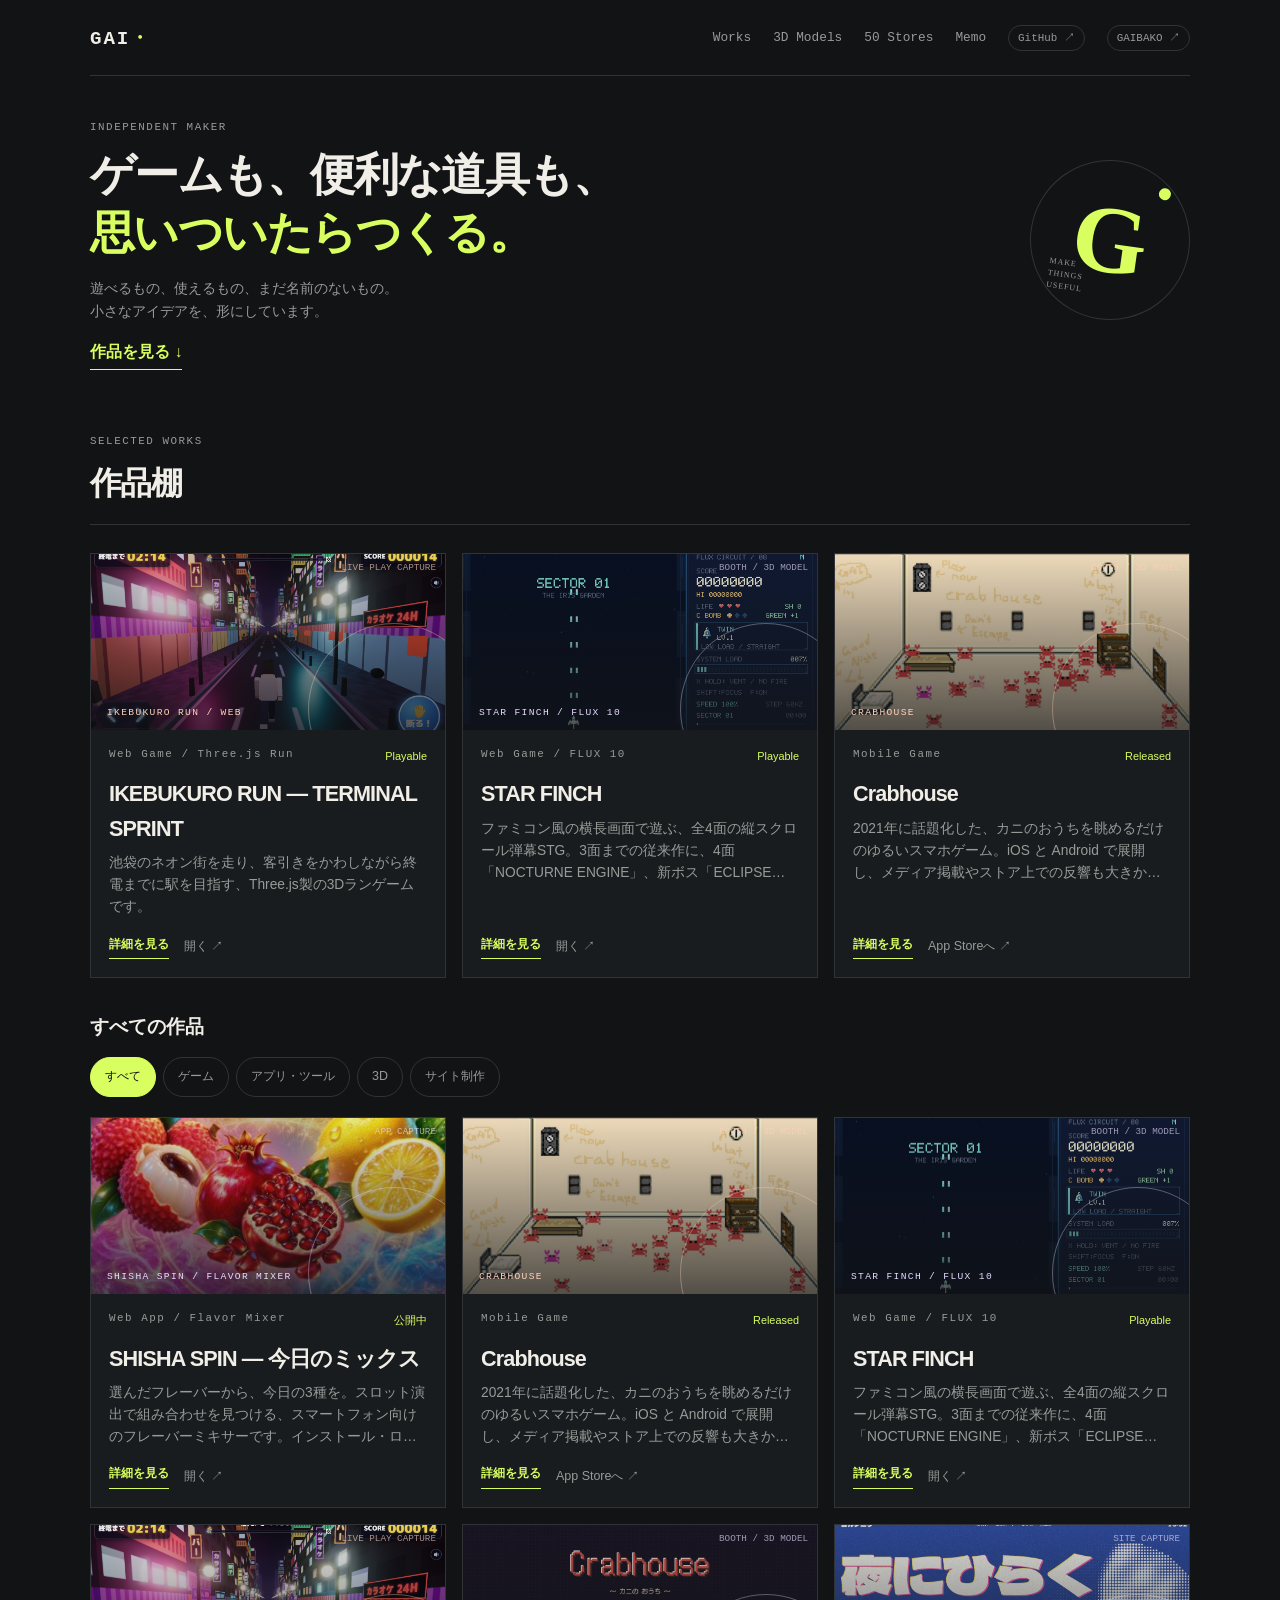
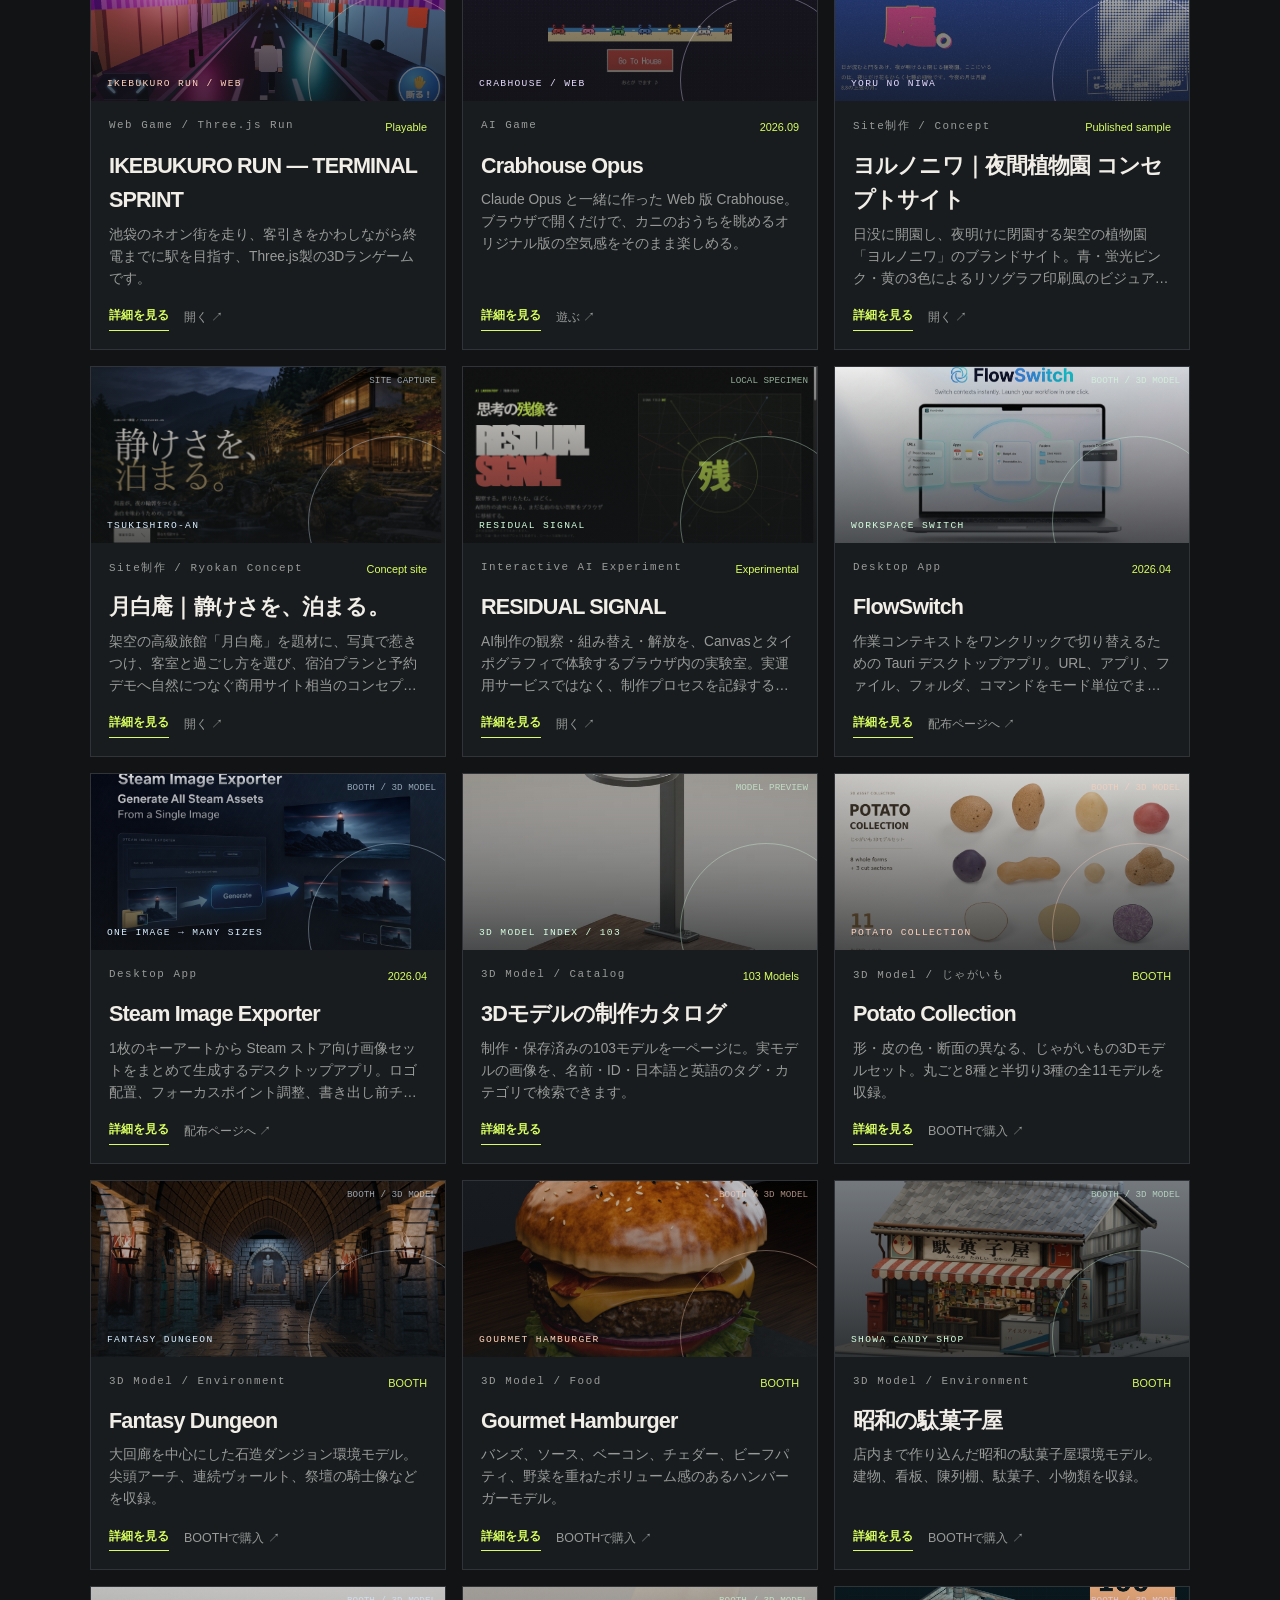
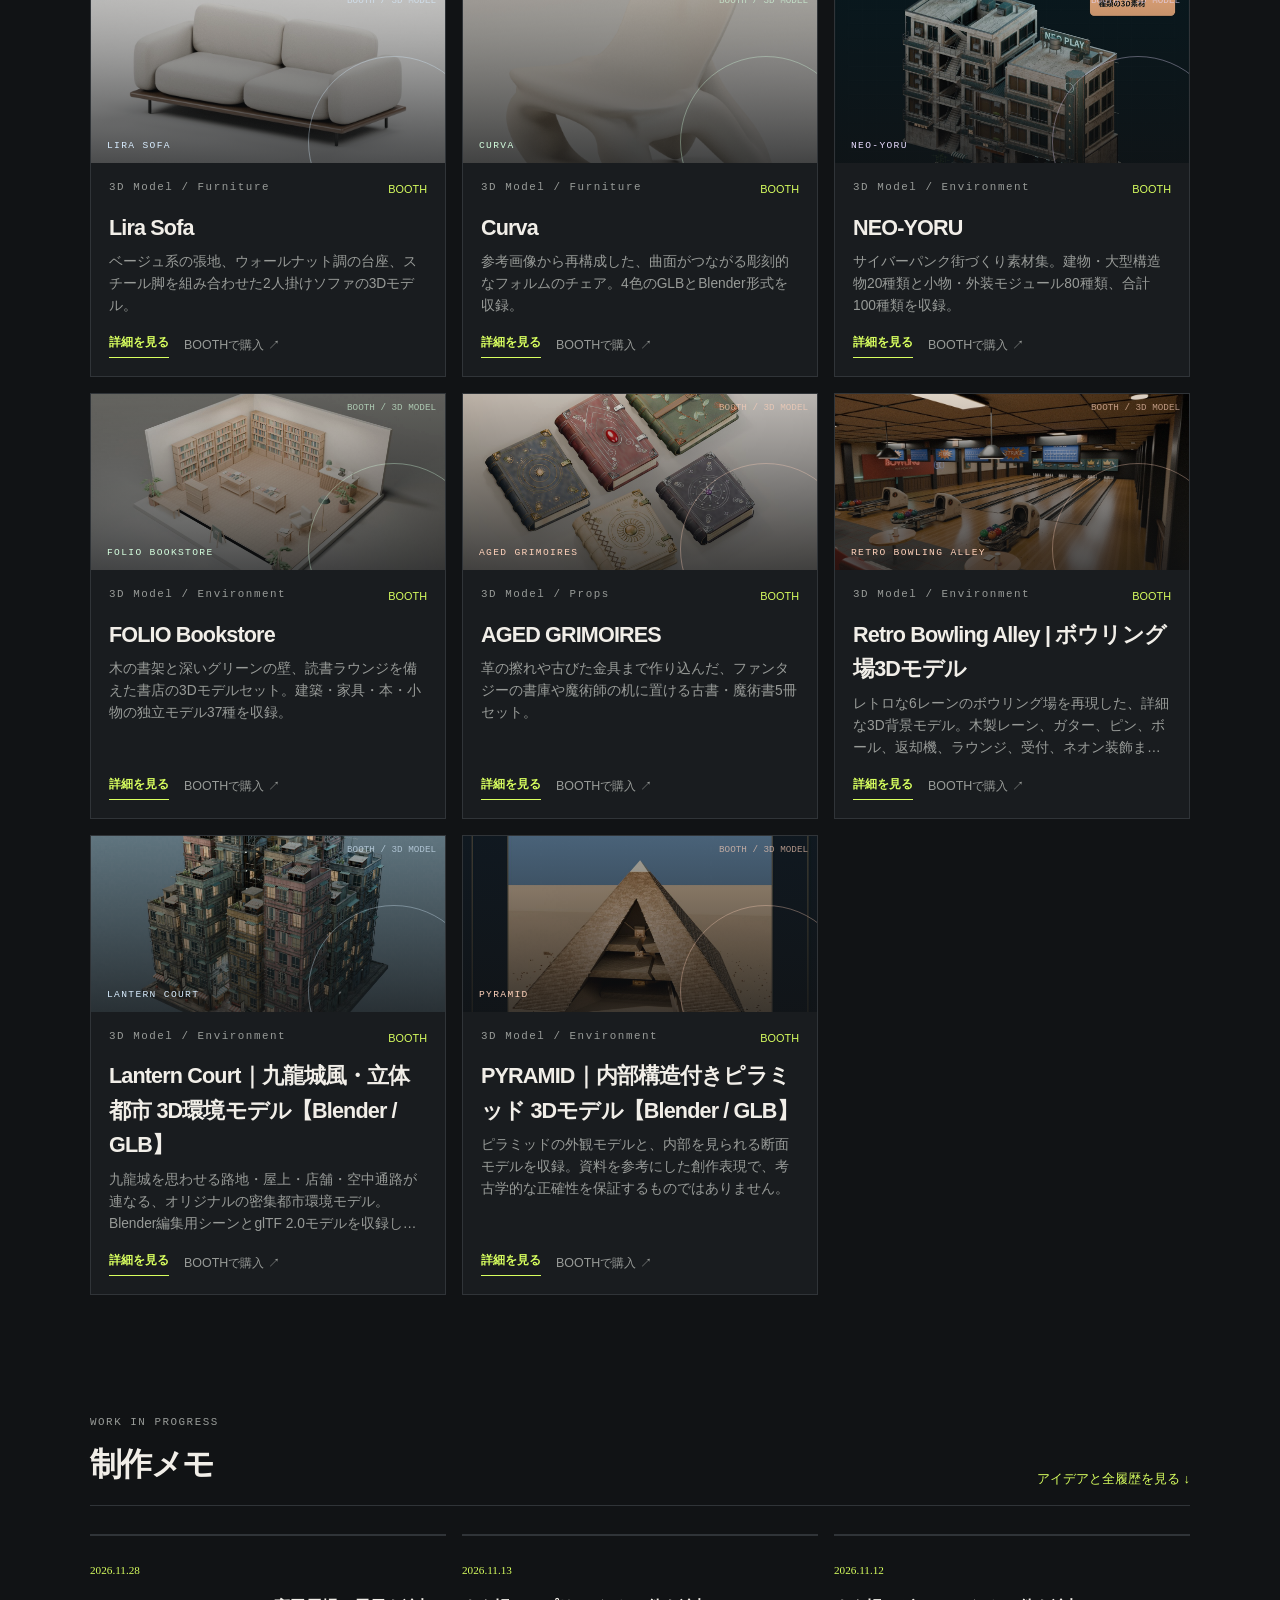
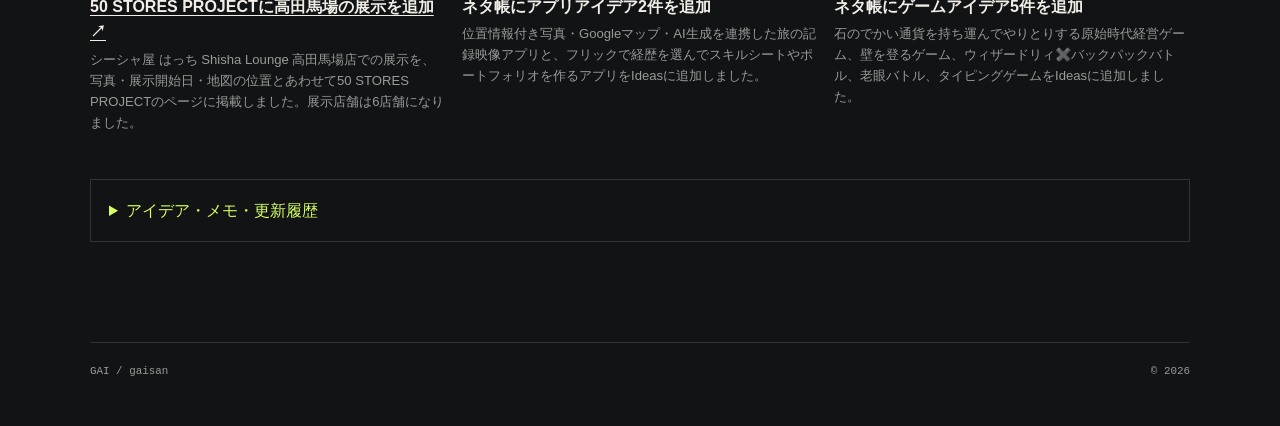
<file: index.html>
<!doctype html><html lang="ja"><head><meta charset="UTF-8"><meta name="viewport" content="width=device-width,initial-scale=1"><title>GAI — works</title><meta name="description" content="ゲームも、便利な道具も、思いついたらつくる。"><link rel="stylesheet" href="styles.css?v=preview-4"></head><body><header class="site-header"><a class="brand" href="#top">GAI<span>・</span></a><nav><a href="#works">Works</a><a href="models.html">3D Models</a><a href="50-stores/">50 Stores</a><a href="#memo">Memo</a><a class="tiny-link" href="https://github.com/kamibukuro18" target="_blank" rel="noreferrer">GitHub ↗</a><a class="tiny-link" href="https://gaibako.com/about/" target="_blank" rel="noreferrer">GAIBAKO ↗</a></nav></header><main id="top"><section class="hero"><div><p class="kicker">INDEPENDENT MAKER</p><h1>ゲームも、便利な道具も、<br><em>思いついたらつくる。</em></h1><p class="hero-copy">遊べるもの、使えるもの、まだ名前のないもの。<br>小さなアイデアを、形にしています。</p><a class="hero-link" href="#works">作品を見る ↓</a></div><div class="hero-mark" aria-hidden="true"><span>G</span><i></i><b>MAKE<br>THINGS<br>USEFUL</b></div></section><section id="works" class="section"><div class="section-head"><div><p class="kicker">SELECTED WORKS</p><h2>作品棚</h2></div><p class="section-note">画像がなくても、作品の性格が伝わるように<br>専用のビジュアルで整理しています。</p></div><div id="featured-grid" class="featured-grid"></div><h3 class="all-works-heading">すべての作品</h3><div class="filter-row" role="group" aria-label="作品のカテゴリ"><button class="filter active" data-filter="all">すべて</button><button class="filter" data-filter="game">ゲーム</button><button class="filter" data-filter="tool">アプリ・ツール</button><button class="filter" data-filter="video">動画</button><button class="filter" data-filter="web">Webサンプル</button><button class="filter" data-filter="3d">3D</button></div><div id="works-grid" class="works-grid"></div><p id="empty-state" class="empty-state" hidden>このカテゴリの作品は、これから追加します。</p></section><section id="memo" class="section memo-section"><div class="section-head"><div><p class="kicker">WORK IN PROGRESS</p><h2>制作メモ</h2></div><a id="archive-link" href="#memo-archive" class="text-link">アイデアと全履歴を見る ↓</a></div><div id="memo-grid" class="memo-grid"></div><details id="memo-archive" class="memo-archive"><summary>アイデア・メモ・更新履歴</summary><section id="ideas"><h3>Ideas</h3><div id="ideas-grid" class="memo-grid"></div></section><section id="notes"><h3>Notes</h3><div id="notes-grid" class="memo-grid"></div></section><section id="timeline"><h3>Updates</h3><div id="timeline-grid" class="memo-grid"></div></section></details></section></main><footer><span>GAI / gaisan</span><span>© 2026</span></footer><script src="content.js?v=20261128-50stores-hachi"></script><script src="catalog.js?v=20261030-shisha-listing-history"></script><script src="script.js?v=20261030-shisha-listing-history"></script></body></html>
</file>
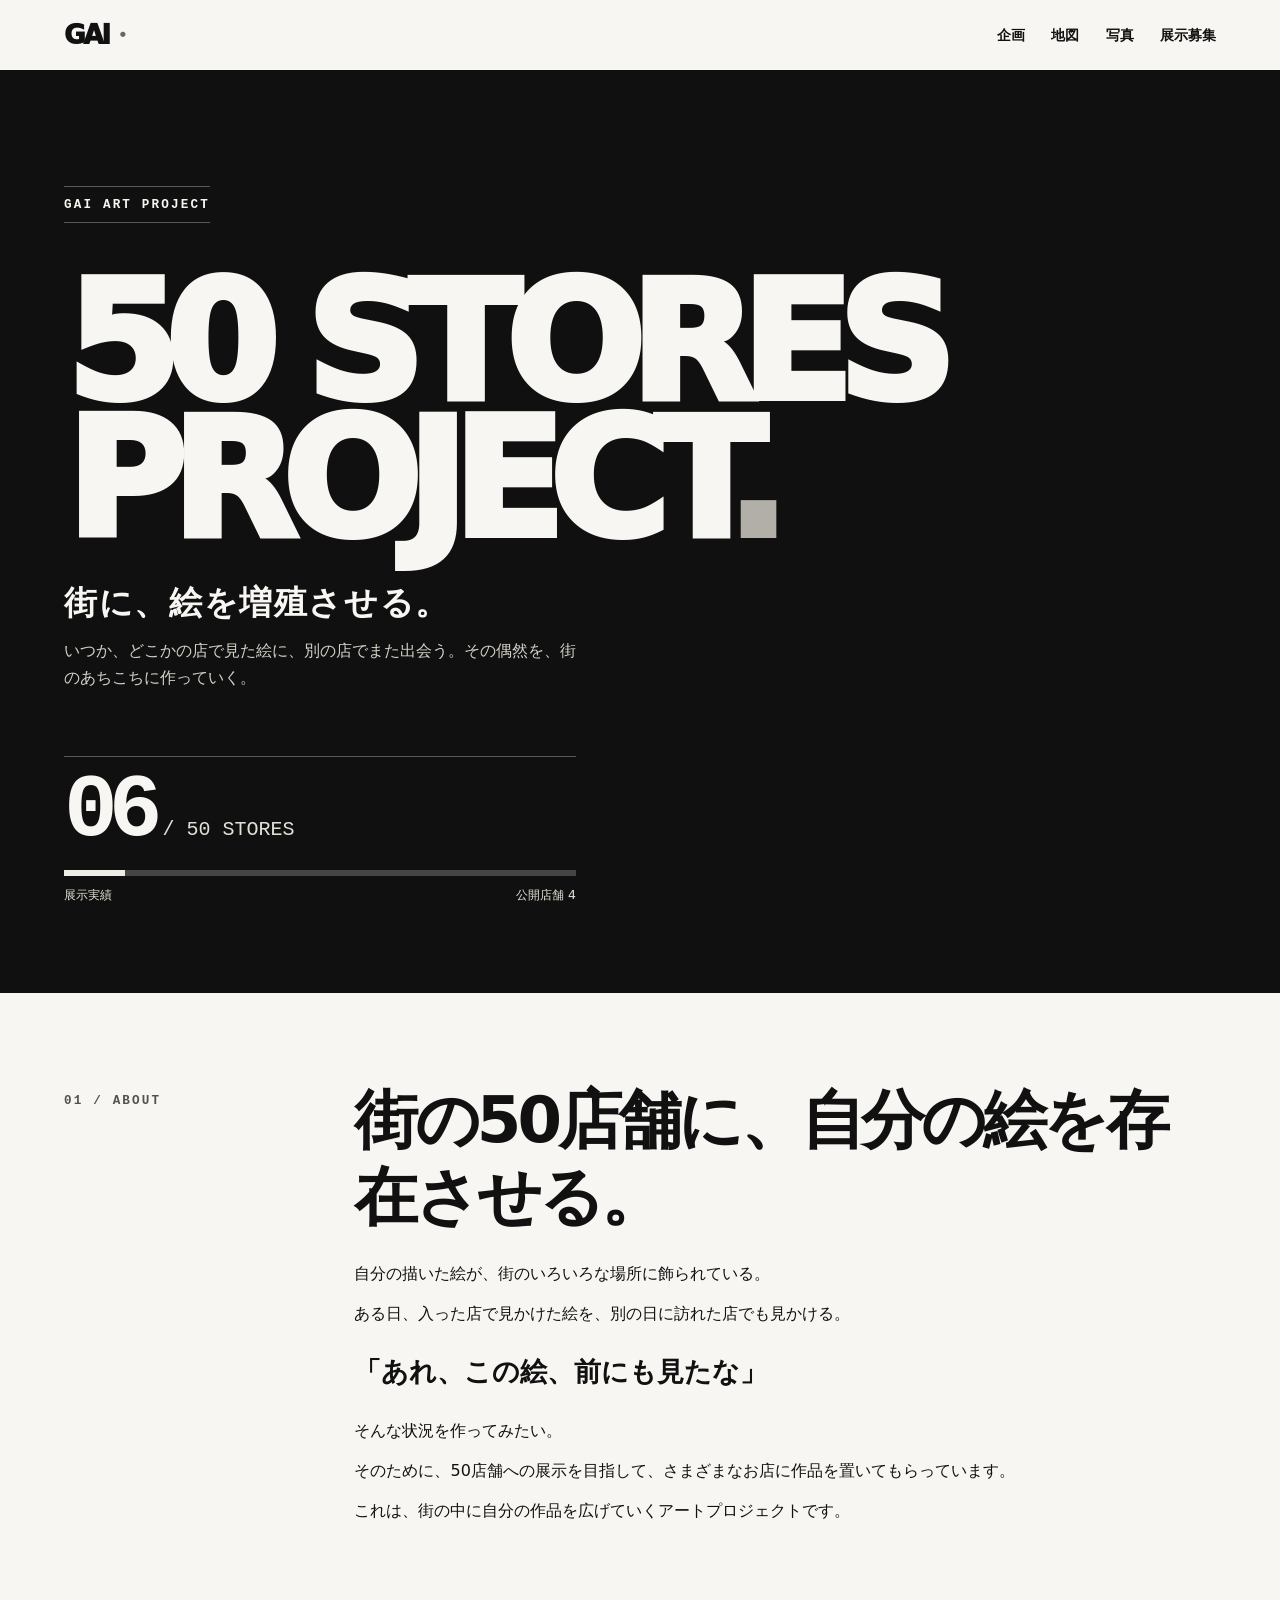
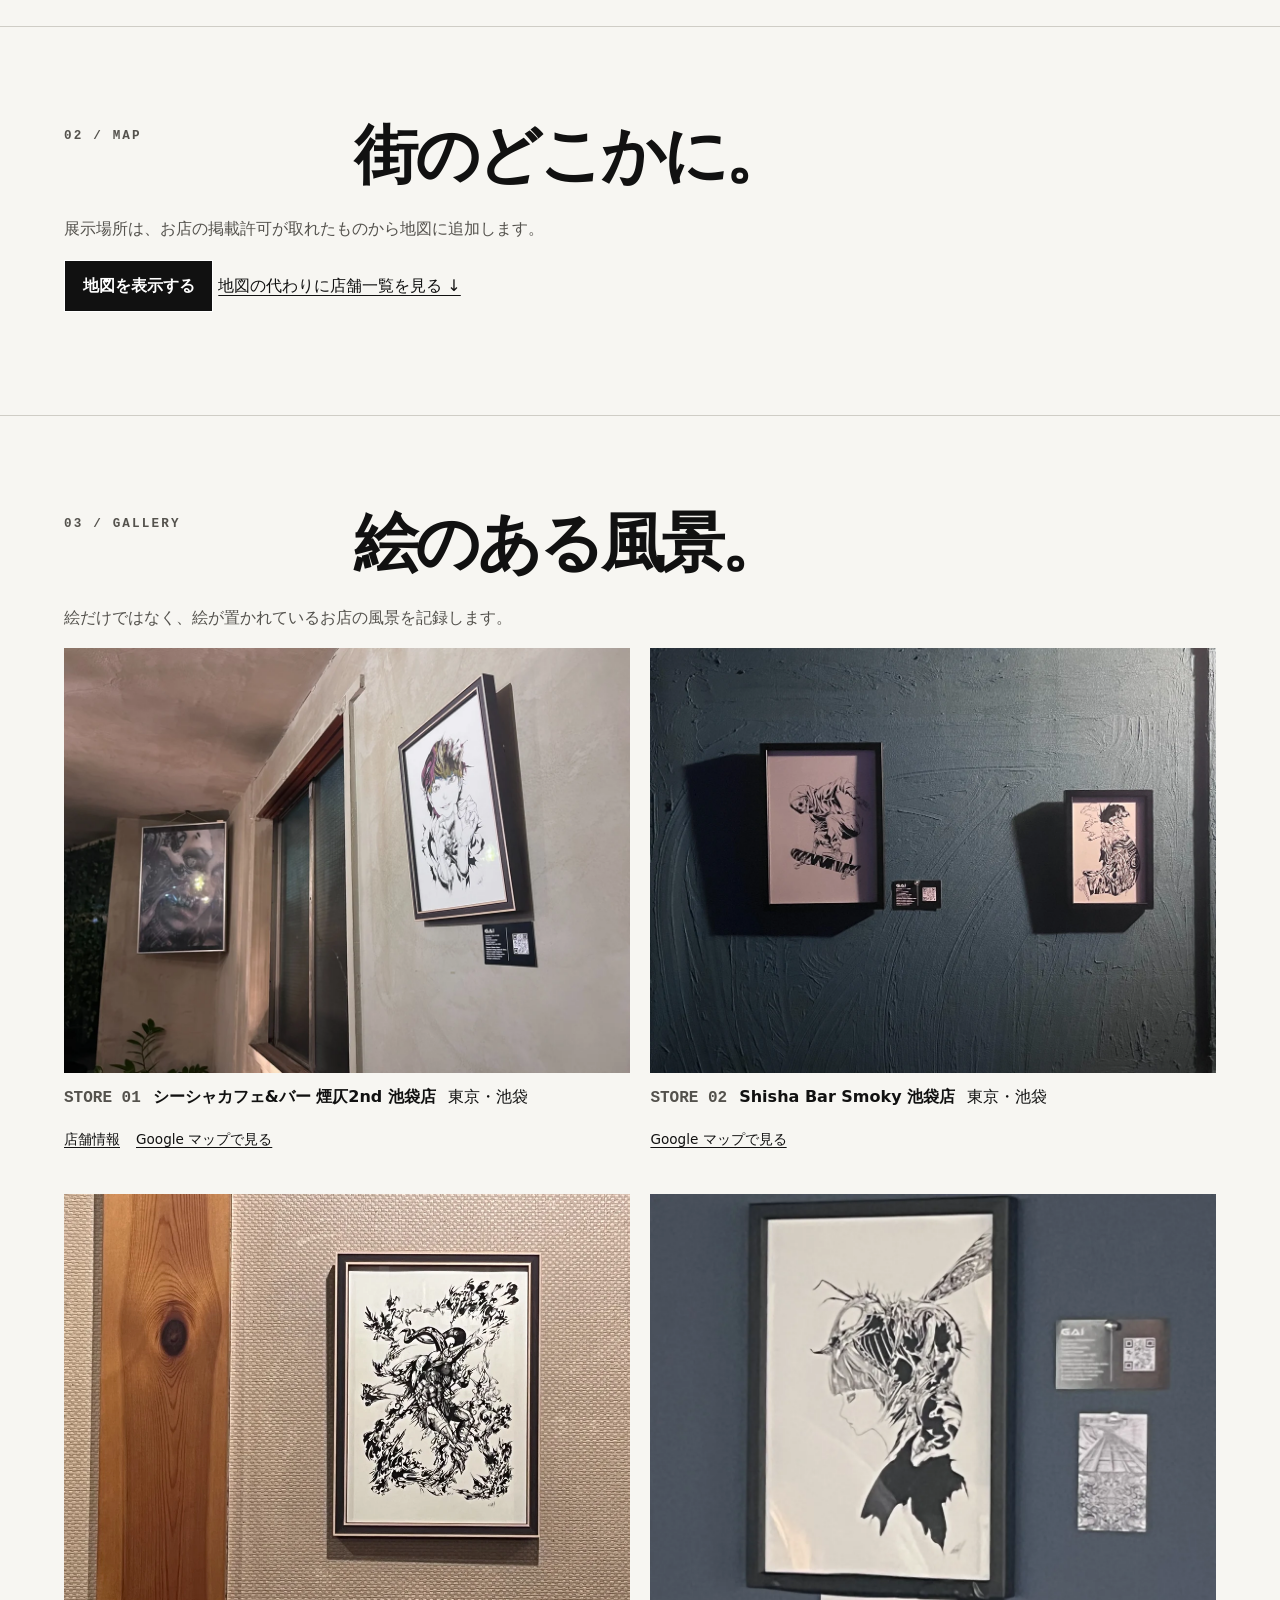
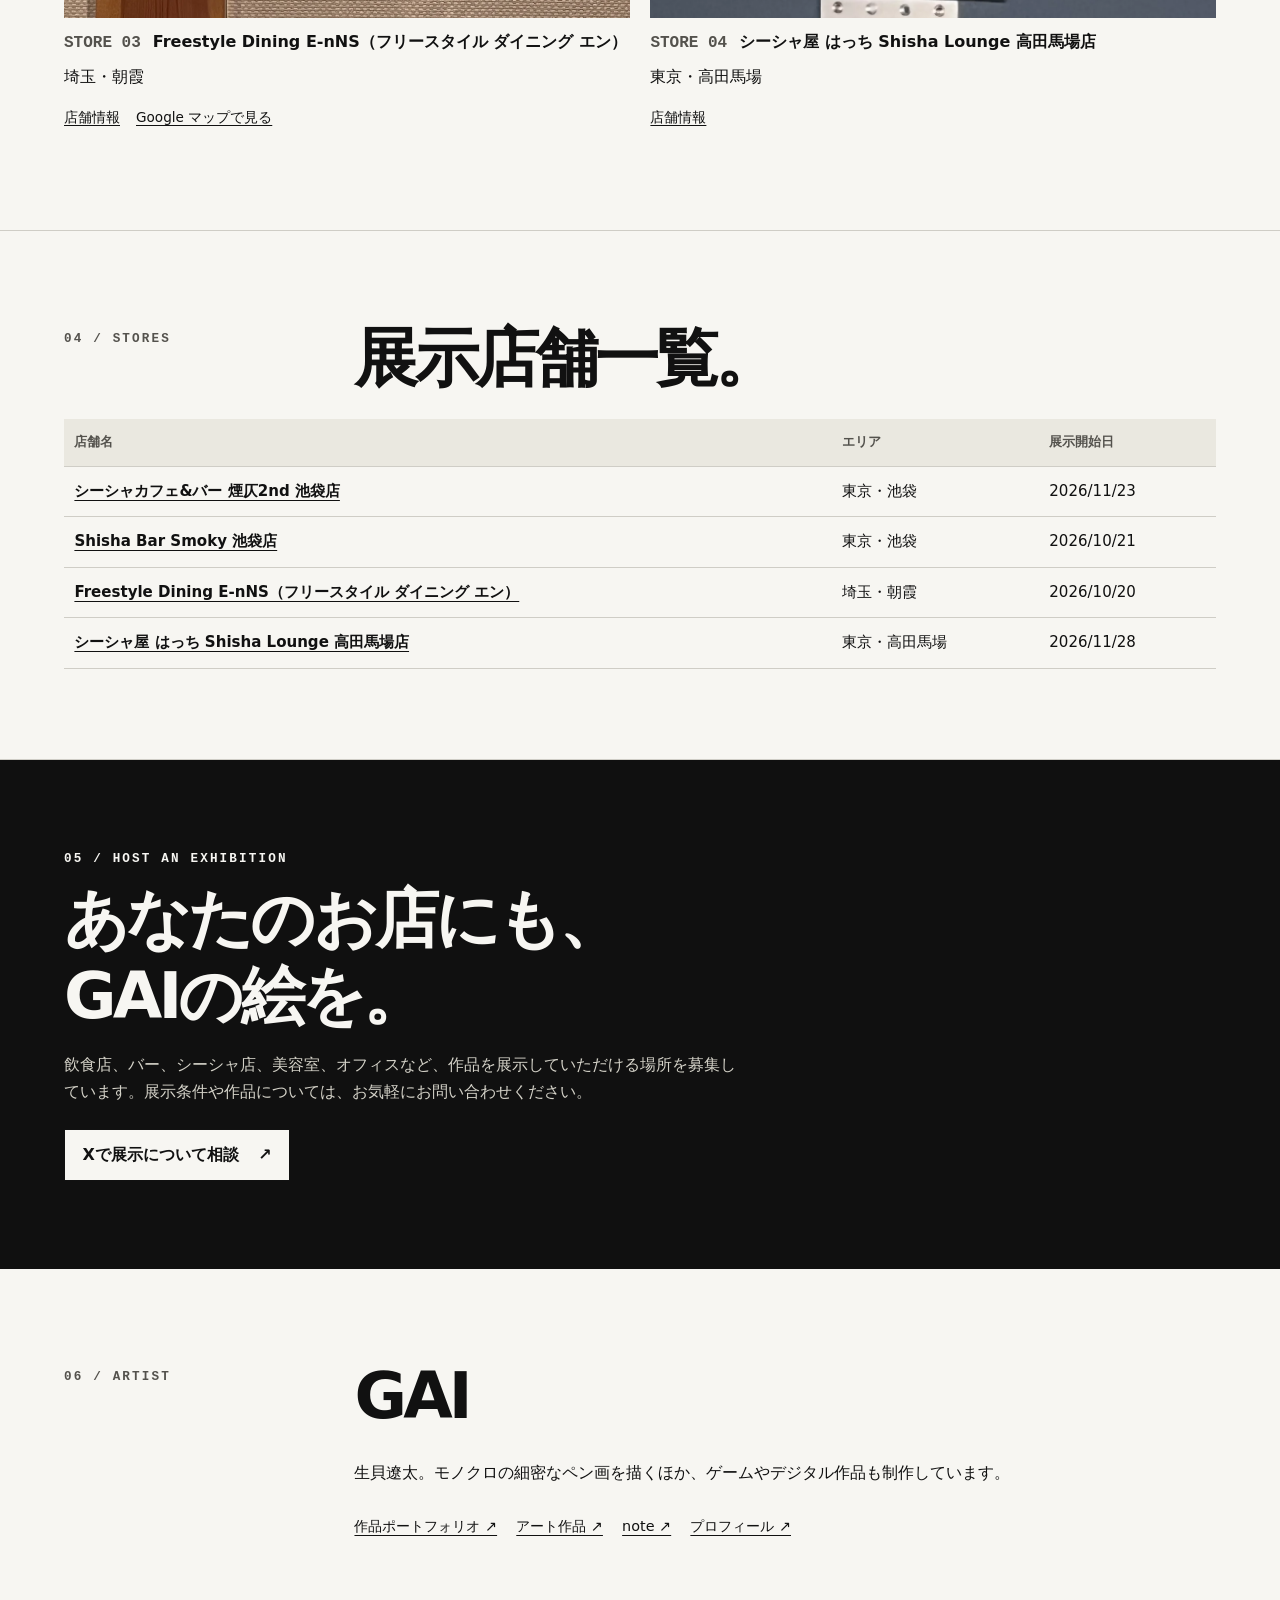
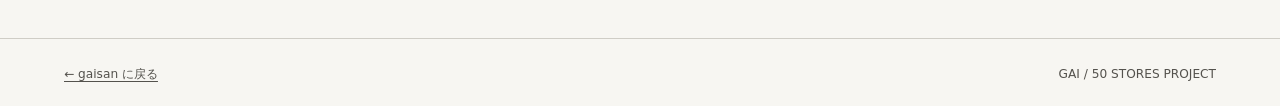
<file: 50-stores/index.html>
<!doctype html>
<html lang="ja">
<head>
<meta charset="utf-8">
<meta name="viewport" content="width=device-width,initial-scale=1">
<title>50 STORES PROJECT | GAI</title>
<meta name="description" content="街に、絵を増殖させる。GAIが50店舗への展示を目指すアートプロジェクト。">
<link rel="stylesheet" href="styles.css">
<script type="module" src="project.js"></script>
</head>
<body>
<a class="skip" href="#main">本文へ</a>
<header class="mast wrap">
<a class="brand" href="../">GAI<span>・</span></a>
<nav aria-label="ページ内の案内"><a href="#about">企画</a><a href="#map">地図</a><a href="#gallery">写真</a><a href="#contact">展示募集</a></nav>
</header>
<main id="main">
<section class="hero" aria-labelledby="title">
<div class="wrap hero-inner">
<p class="eyebrow hero-label">GAI ART PROJECT</p>
<h1 id="title">50 STORES<br>PROJECT<span aria-hidden="true">.</span></h1>
<p class="hero-message">街に、絵を増殖させる。</p>
<p class="hero-text">いつか、どこかの店で見た絵に、別の店でまた出会う。その偶然を、街のあちこちに作っていく。</p>
<div class="progress">
<div class="progress-copy"><strong id="venue-count">06</strong><span> / <span id="target-count">50</span> STORES</span></div>
<progress id="venue-progress" value="6" max="50" aria-label="展示店舗数：目標50店舗のうち6店舗">6 / 50</progress>
<div class="progress-caption"><span>展示実績</span><span id="public-count">公開店舗 0</span></div>
</div>
</div>
</section>
<section class="section wrap" id="about" aria-labelledby="about-heading">
<div class="section-head"><p class="eyebrow">01 / ABOUT</p><h2 id="about-heading">街の50店舗に、自分の絵を存在させる。</h2></div>
<div class="about-copy">
<p>自分の描いた絵が、街のいろいろな場所に飾られている。</p>
<p>ある日、入った店で見かけた絵を、別の日に訪れた店でも見かける。</p>
<p class="pullquote">「あれ、この絵、前にも見たな」</p>
<p>そんな状況を作ってみたい。</p>
<p>そのために、50店舗への展示を目指して、さまざまなお店に作品を置いてもらっています。</p>
<p>これは、街の中に自分の作品を広げていくアートプロジェクトです。</p>
</div>
</section>
<section class="section wrap" id="map" aria-labelledby="map-heading">
<div class="section-head"><p class="eyebrow">02 / MAP</p><h2 id="map-heading">街のどこかに。</h2></div>
<p class="intro">展示場所は、お店の掲載許可が取れたものから地図に追加します。</p>
<p id="map-empty" class="map-empty"><span>NO PUBLIC LOCATIONS</span>公開できる展示場所は、まだありません。</p>
<button id="map-open" class="button" type="button" hidden>地図を表示する</button>
<div id="venue-map" class="map-view" role="region" aria-label="公開展示店舗の地図" hidden></div>
<p id="map-status" class="map-status" role="status"></p>
<a href="#stores" id="map-list-link" class="map-list-link" hidden>地図の代わりに店舗一覧を見る ↓</a>
</section>
<section class="section wrap" id="gallery" aria-labelledby="gallery-heading">
<div class="section-head"><p class="eyebrow">03 / GALLERY</p><h2 id="gallery-heading">絵のある風景。</h2></div>
<p class="intro">絵だけではなく、絵が置かれているお店の風景を記録します。</p>
<p id="gallery-empty" class="empty">掲載許可が取れた展示写真を、ここに追加していきます。</p>
<div id="venue-gallery" class="gallery"></div>
</section>
<section class="section wrap" id="stores" aria-labelledby="stores-heading">
<div class="section-head"><p class="eyebrow">04 / STORES</p><h2 id="stores-heading">展示店舗一覧。</h2></div>
<p id="stores-empty" class="empty">掲載許可が取れたお店を、ここに追加していきます。</p>
<div id="store-table-wrap" class="table-wrap" hidden>
<table class="stores-table">
<caption class="sr-only">掲載許可を得た展示店舗</caption>
<thead><tr><th scope="col">店舗名</th><th scope="col">エリア</th><th scope="col">展示開始日</th></tr></thead>
<tbody id="venue-table"></tbody>
</table>
</div>
</section>
<section class="contact" id="contact" aria-labelledby="contact-heading">
<div class="wrap contact-inner">
<p class="eyebrow">05 / HOST AN EXHIBITION</p>
<h2 id="contact-heading">あなたのお店にも、<br>GAIの絵を。</h2>
<p>飲食店、バー、シーシャ店、美容室、オフィスなど、作品を展示していただける場所を募集しています。展示条件や作品については、お気軽にお問い合わせください。</p>
<a class="button" href="https://x.com/kamibukuro18">Xで展示について相談 <span aria-hidden="true">↗</span></a>
</div>
</section>
<section class="section wrap artist" aria-labelledby="artist-heading">
<div class="section-head"><p class="eyebrow">06 / ARTIST</p><h2 id="artist-heading">GAI</h2></div>
<div class="about-copy"><p>生貝遼太。モノクロの細密なペン画を描くほか、ゲームやデジタル作品も制作しています。</p>
<ul class="related"><li><a href="../#works">作品ポートフォリオ ↗</a></li><li><a href="https://gaitribal.myportfolio.com/">アート作品 ↗</a></li><li><a href="https://note.com/kamibukuro18">note ↗</a></li><li><a href="https://gaibako.com/about/">プロフィール ↗</a></li></ul>
</div>
</section>
</main>
<footer class="footer wrap"><a href="../">← gaisan に戻る</a><span>GAI / 50 STORES PROJECT</span></footer>
</body>
</html>
</file>
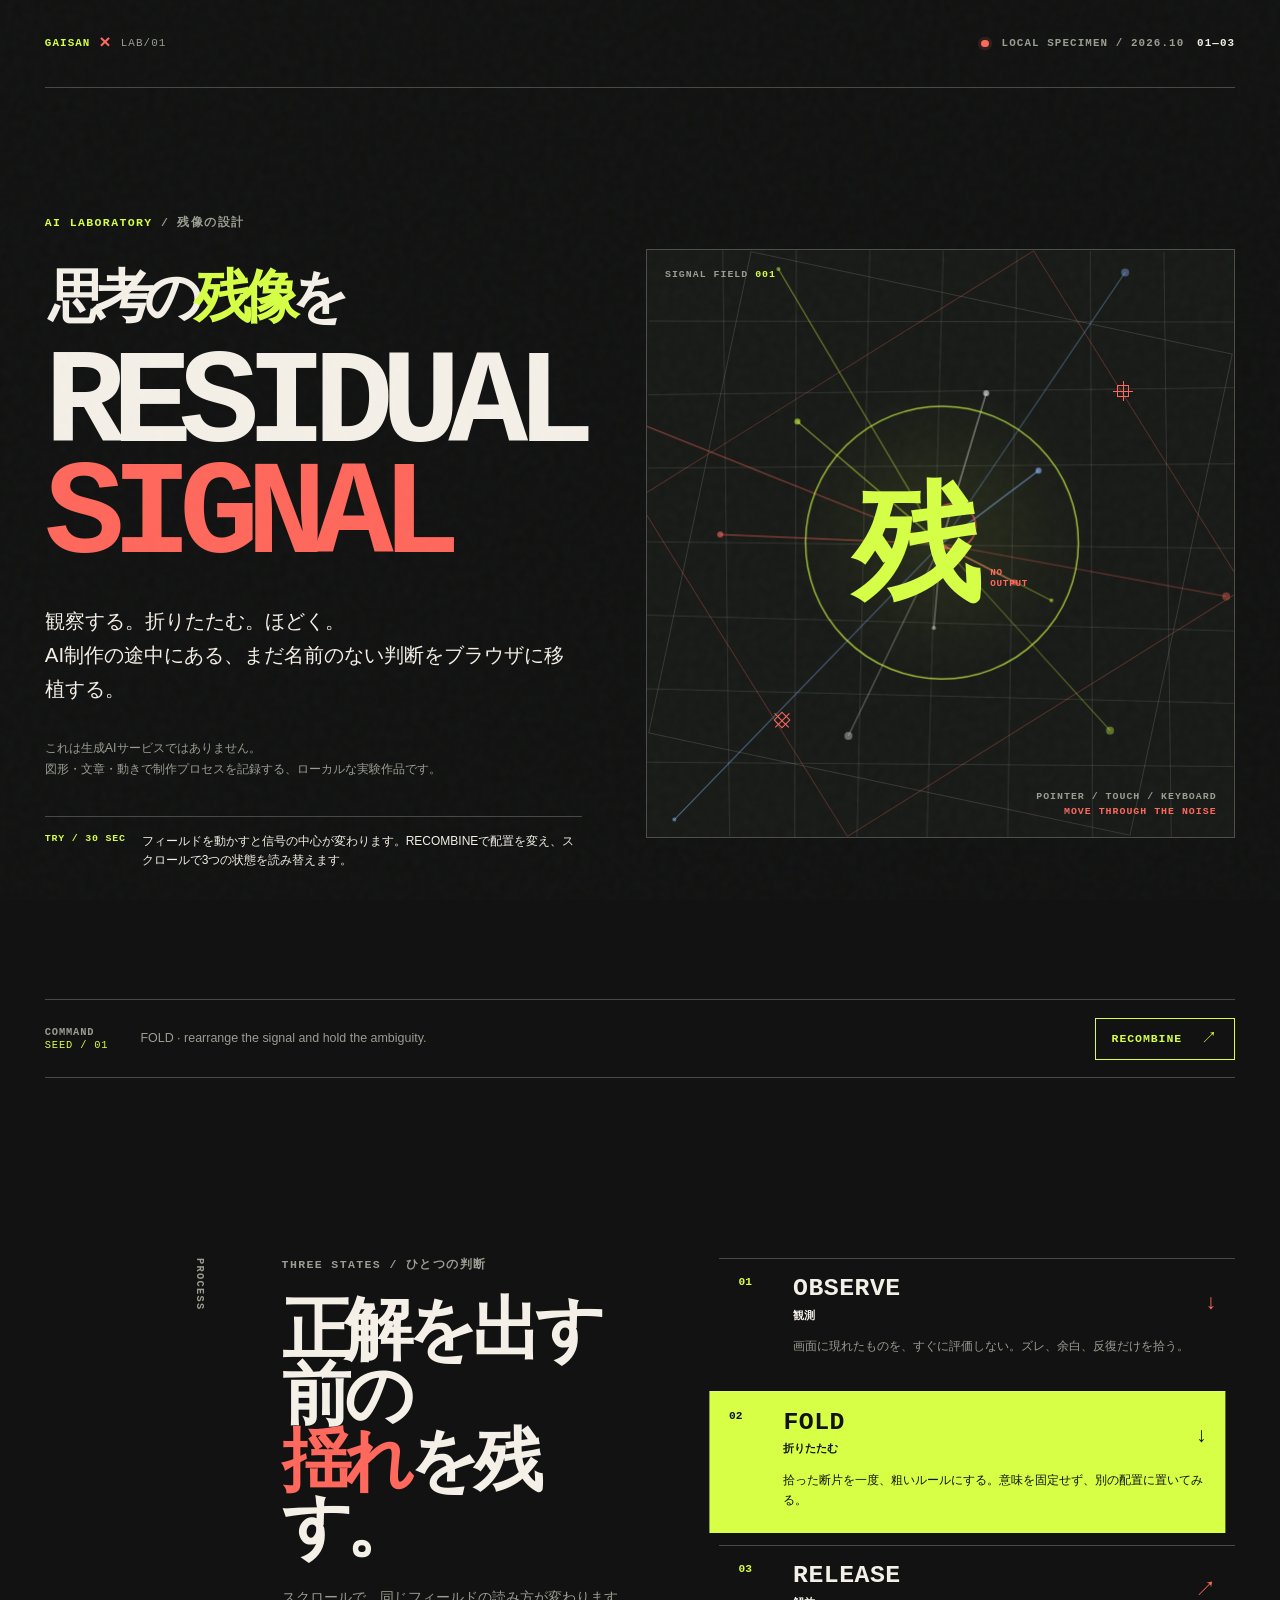
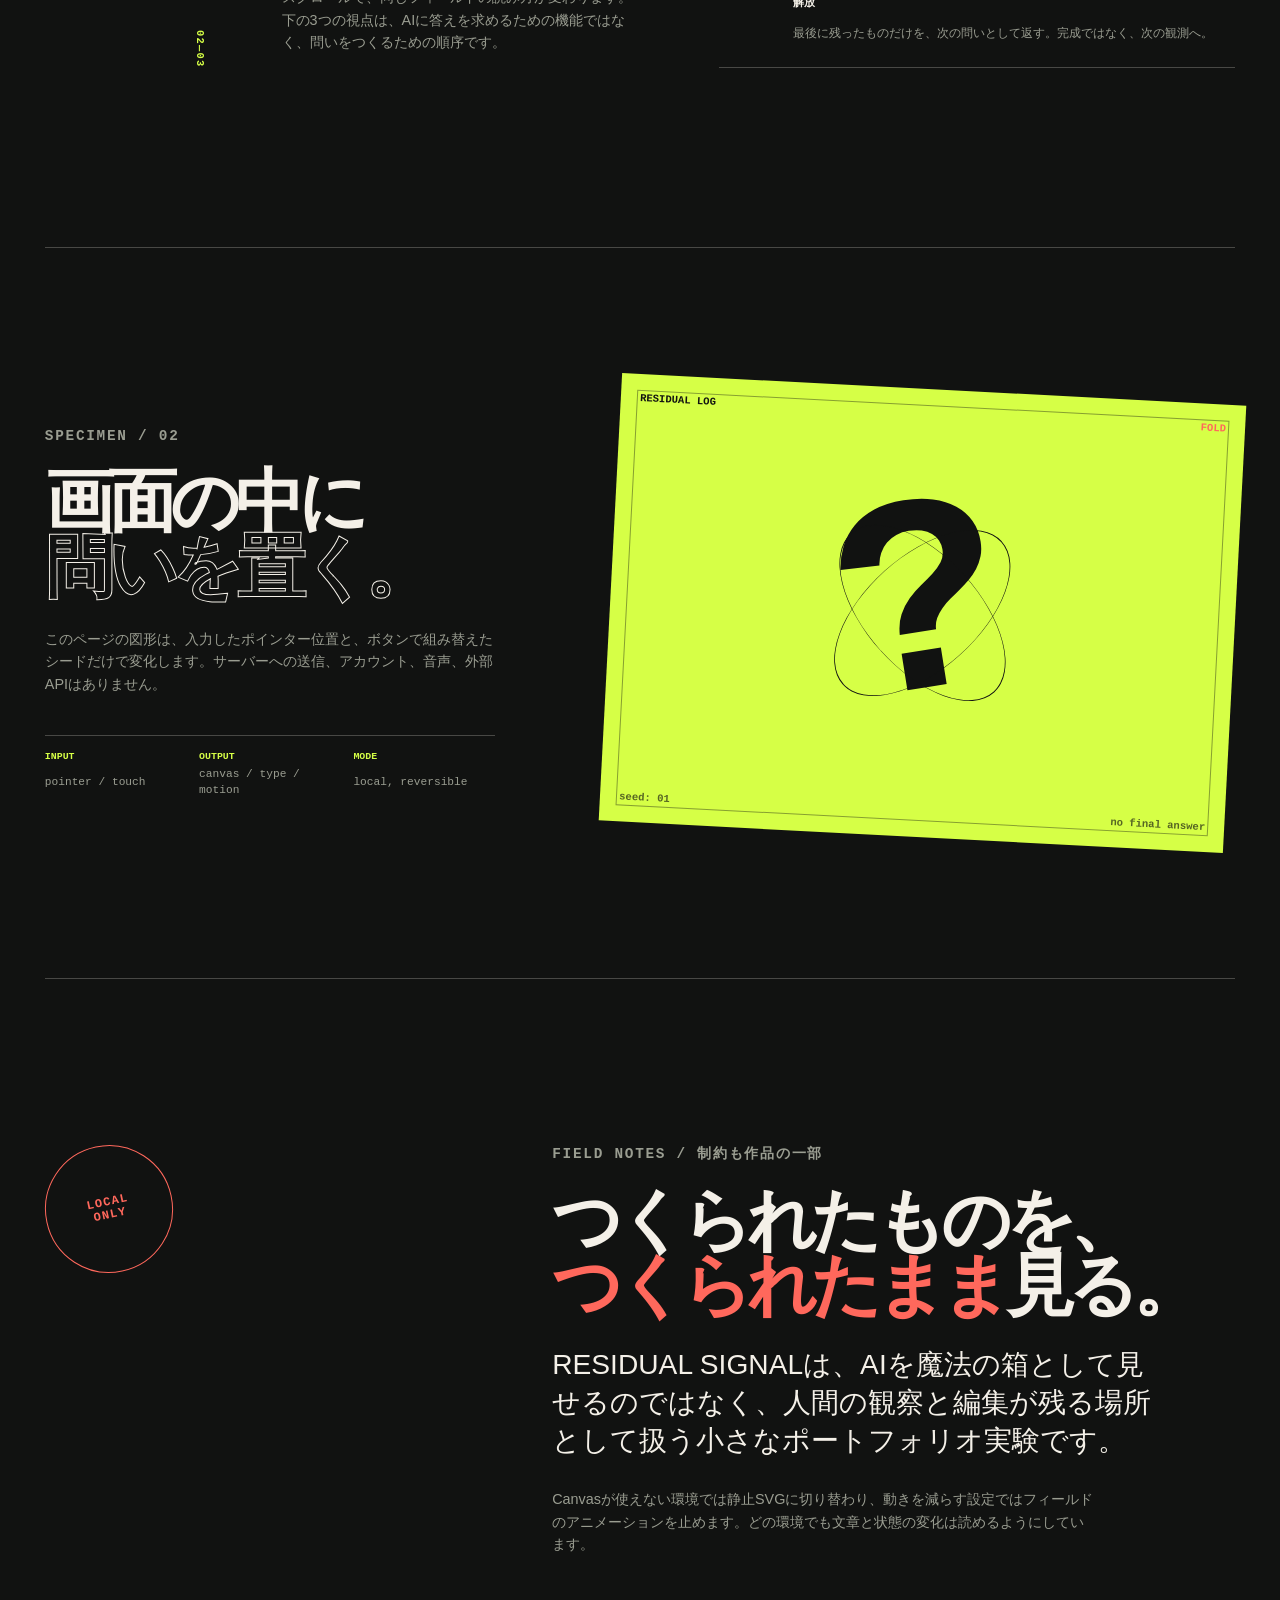
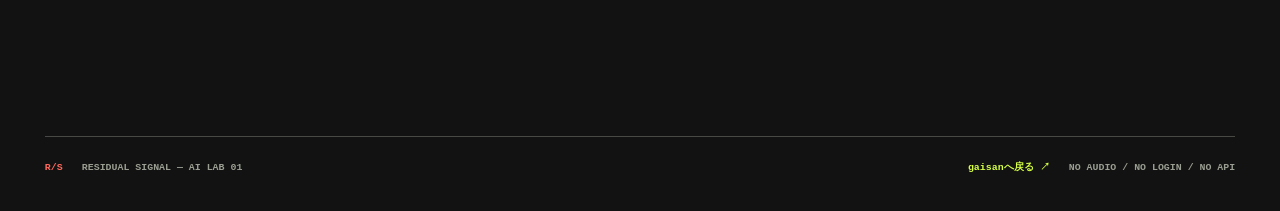
<file: experiments/ai-lab/index.html>
<!doctype html>
<html lang="ja">
<head>
  <meta charset="utf-8">
  <meta name="viewport" content="width=device-width, initial-scale=1">
  <meta name="description" content="AI制作の観察・組み替え・解放を体験する、ブラウザ内のインタラクティブ実験室。">
  <title>RESIDUAL SIGNAL / AI LAB</title>
  <link rel="icon" href="favicon.svg" type="image/svg+xml">
  <link rel="stylesheet" href="styles.css">
</head>
<body data-phase="observe">
  <a class="skip-link" href="#main">本文へ移動</a>
  <div class="lab-noise" aria-hidden="true"></div>

  <header class="lab-header">
    <a class="lab-mark" href="../../index.html#works" aria-label="gaisanの作品一覧へ">
      <span>gaisan</span><i>×</i><b>lab/01</b>
    </a>
    <div class="lab-header-meta">
      <span class="live-dot" aria-hidden="true"></span>
      <span>LOCAL SPECIMEN / 2026.10</span>
      <span class="header-index">01—03</span>
    </div>
  </header>

  <main id="main">
    <section class="hero-lab" aria-labelledby="hero-title">
      <div class="hero-copy">
        <p class="eyebrow"><span>AI LABORATORY</span> / 残像の設計</p>
        <h1 id="hero-title">
          <span class="hero-line hero-line-jp">思考の<span class="ink">残像</span>を</span>
          <span class="hero-line hero-line-en">RESIDUAL<br><em>SIGNAL</em></span>
        </h1>
        <p class="hero-intro">観察する。折りたたむ。ほどく。<br>AI制作の途中にある、まだ名前のない判断をブラウザに移植する。</p>
        <p class="hero-note">これは生成AIサービスではありません。<br>図形・文章・動きで制作プロセスを記録する、ローカルな実験作品です。</p>
        <div class="hero-guide" aria-label="操作ガイド">
          <span>TRY / 30 SEC</span>
          <p>フィールドを動かすと信号の中心が変わります。RECOMBINEで配置を変え、スクロールで3つの状態を読み替えます。</p>
        </div>
      </div>

      <div class="hero-stage" id="signal" data-phase="observe">
        <div class="stage-label stage-label-top">SIGNAL FIELD <span>001</span></div>
        <canvas id="signal-canvas" width="720" height="720" role="img" tabindex="0" aria-describedby="signal-help" aria-label="ポインターに反応する信号フィールド"></canvas>
        <p id="signal-help" class="visually-hidden">ポインターまたはタッチで中心を動かせます。矢印キーでも中心を移動できます。</p>
        <div class="field-fallback" role="img" aria-label="静止した信号フィールド">
          <svg viewBox="0 0 720 720" aria-hidden="true">
            <path d="M48 544 186 160l226 382L615 82" />
            <path d="M86 120 580 604M34 344 676 344M158 690 558 30" />
            <circle cx="361" cy="346" r="146" /><circle cx="361" cy="346" r="38" />
          </svg>
        </div>
        <div class="stage-core" aria-hidden="true"><span>残</span><b>NO<br>OUTPUT</b></div>
        <div class="stage-label stage-label-bottom">POINTER / TOUCH / KEYBOARD<br><span>MOVE THROUGH THE NOISE</span></div>
        <span class="stage-cross cross-a" aria-hidden="true"></span><span class="stage-cross cross-b" aria-hidden="true"></span>
      </div>
    </section>

    <section class="command-strip" aria-label="実験コントロール">
      <div class="command-id"><span>COMMAND</span><strong id="seed-readout">SEED / 01</strong></div>
      <p id="interaction-status" class="interaction-status" aria-live="polite">フィールドをなぞって、観察の角度を変える。</p>
      <button class="recombine-button" id="recombine" type="button">
        <span>RECOMBINE</span><b aria-hidden="true">↗</b>
      </button>
    </section>

    <section class="story" id="process" aria-labelledby="process-title">
      <div class="section-marker"><span>PROCESS</span><span>02—03</span></div>
      <div class="story-intro">
        <p class="eyebrow">THREE STATES / ひとつの判断</p>
        <h2 id="process-title">正解を出す前の<br><em>揺れ</em>を残す。</h2>
        <p>スクロールで、同じフィールドの読み方が変わります。下の3つの視点は、AIに答えを求めるための機能ではなく、問いをつくるための順序です。</p>
      </div>

      <div class="story-beats" aria-label="実験の3段階">
        <article class="story-beat is-active" data-phase="observe" role="button" aria-pressed="true" tabindex="0">
          <div class="beat-number">01</div><div class="beat-word">OBSERVE</div>
          <div class="beat-jp">観測</div>
          <p>画面に現れたものを、すぐに評価しない。ズレ、余白、反復だけを拾う。</p>
          <span class="beat-arrow" aria-hidden="true">↓</span>
        </article>
        <article class="story-beat" data-phase="fold" role="button" aria-pressed="false" tabindex="0">
          <div class="beat-number">02</div><div class="beat-word">FOLD</div>
          <div class="beat-jp">折りたたむ</div>
          <p>拾った断片を一度、粗いルールにする。意味を固定せず、別の配置に置いてみる。</p>
          <span class="beat-arrow" aria-hidden="true">↓</span>
        </article>
        <article class="story-beat" data-phase="release" role="button" aria-pressed="false" tabindex="0">
          <div class="beat-number">03</div><div class="beat-word">RELEASE</div>
          <div class="beat-jp">解放</div>
          <p>最後に残ったものだけを、次の問いとして返す。完成ではなく、次の観測へ。</p>
          <span class="beat-arrow" aria-hidden="true">↗</span>
        </article>
      </div>
    </section>

    <section class="specimen-section" aria-labelledby="specimen-title">
      <div class="specimen-copy">
        <p class="eyebrow">SPECIMEN / 02</p>
        <h2 id="specimen-title">画面の中に<br><span class="outlined">問いを置く。</span></h2>
        <p>このページの図形は、入力したポインター位置と、ボタンで組み替えたシードだけで変化します。サーバーへの送信、アカウント、音声、外部APIはありません。</p>
        <dl class="specimen-specs">
          <div><dt>INPUT</dt><dd>pointer / touch</dd></div>
          <div><dt>OUTPUT</dt><dd>canvas / type / motion</dd></div>
          <div><dt>MODE</dt><dd>local, reversible</dd></div>
        </dl>
      </div>
      <div class="specimen-card" aria-label="現在の実験状態">
        <div class="card-top"><span>RESIDUAL LOG</span><span id="phase-label">OBSERVE</span></div>
        <div class="card-glyph" aria-hidden="true"><span>?</span><i></i><b></b></div>
        <div class="card-bottom"><span id="card-seed">seed: 01</span><span>no final answer</span></div>
      </div>
    </section>

    <section class="manifesto" id="about" aria-labelledby="manifesto-title">
      <div class="manifesto-stamp" aria-hidden="true">LOCAL<br>ONLY</div>
      <div>
        <p class="eyebrow">FIELD NOTES / 制約も作品の一部</p>
        <h2 id="manifesto-title">つくられたものを、<br><em>つくられたまま</em>見る。</h2>
        <p class="manifesto-lead">RESIDUAL SIGNALは、AIを魔法の箱として見せるのではなく、人間の観察と編集が残る場所として扱う小さなポートフォリオ実験です。</p>
        <p>Canvasが使えない環境では静止SVGに切り替わり、動きを減らす設定ではフィールドのアニメーションを止めます。どの環境でも文章と状態の変化は読めるようにしています。</p>
      </div>
    </section>
  </main>

  <footer class="lab-footer">
    <div><span class="footer-mark">R/S</span><span>RESIDUAL SIGNAL — AI LAB 01</span></div>
    <div><a href="../../index.html#works">gaisanへ戻る ↗</a><span>NO AUDIO / NO LOGIN / NO API</span></div>
  </footer>
  <script src="script.js"></script>
</body>
</html>
</file>
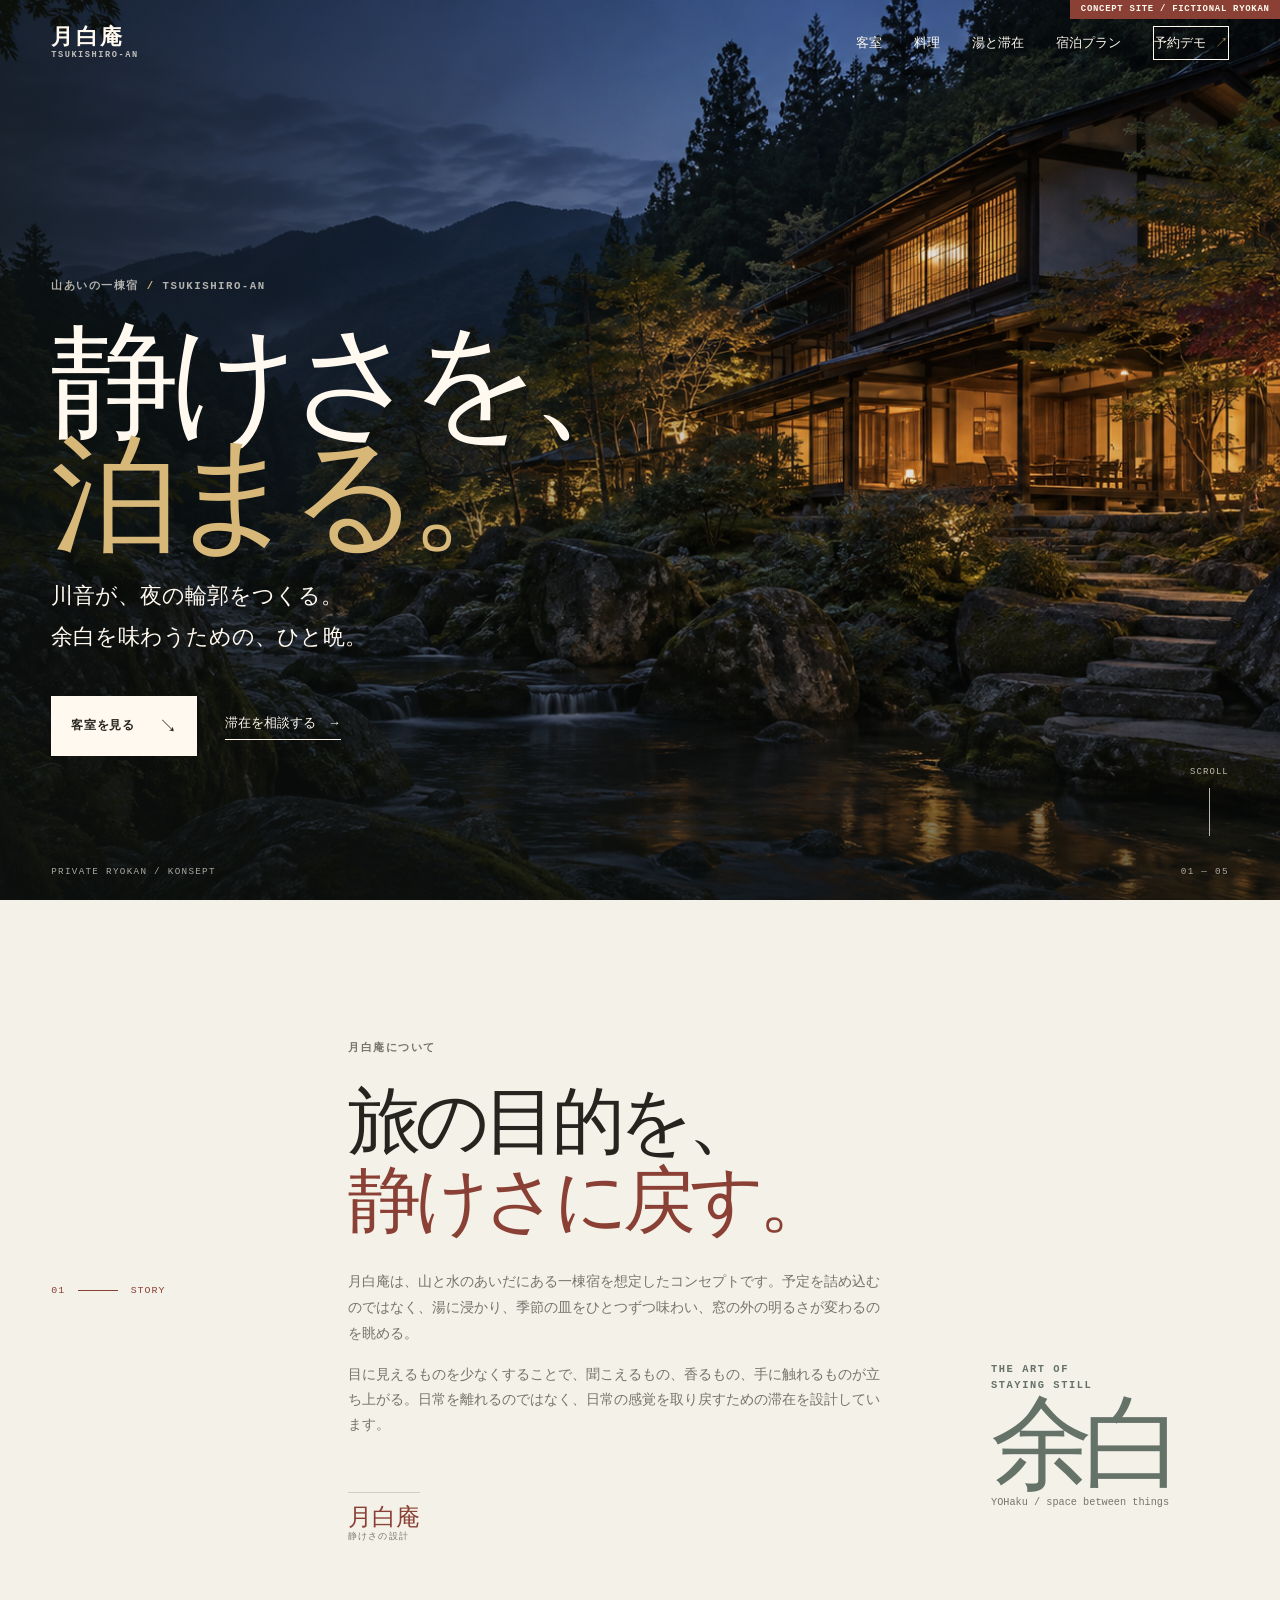
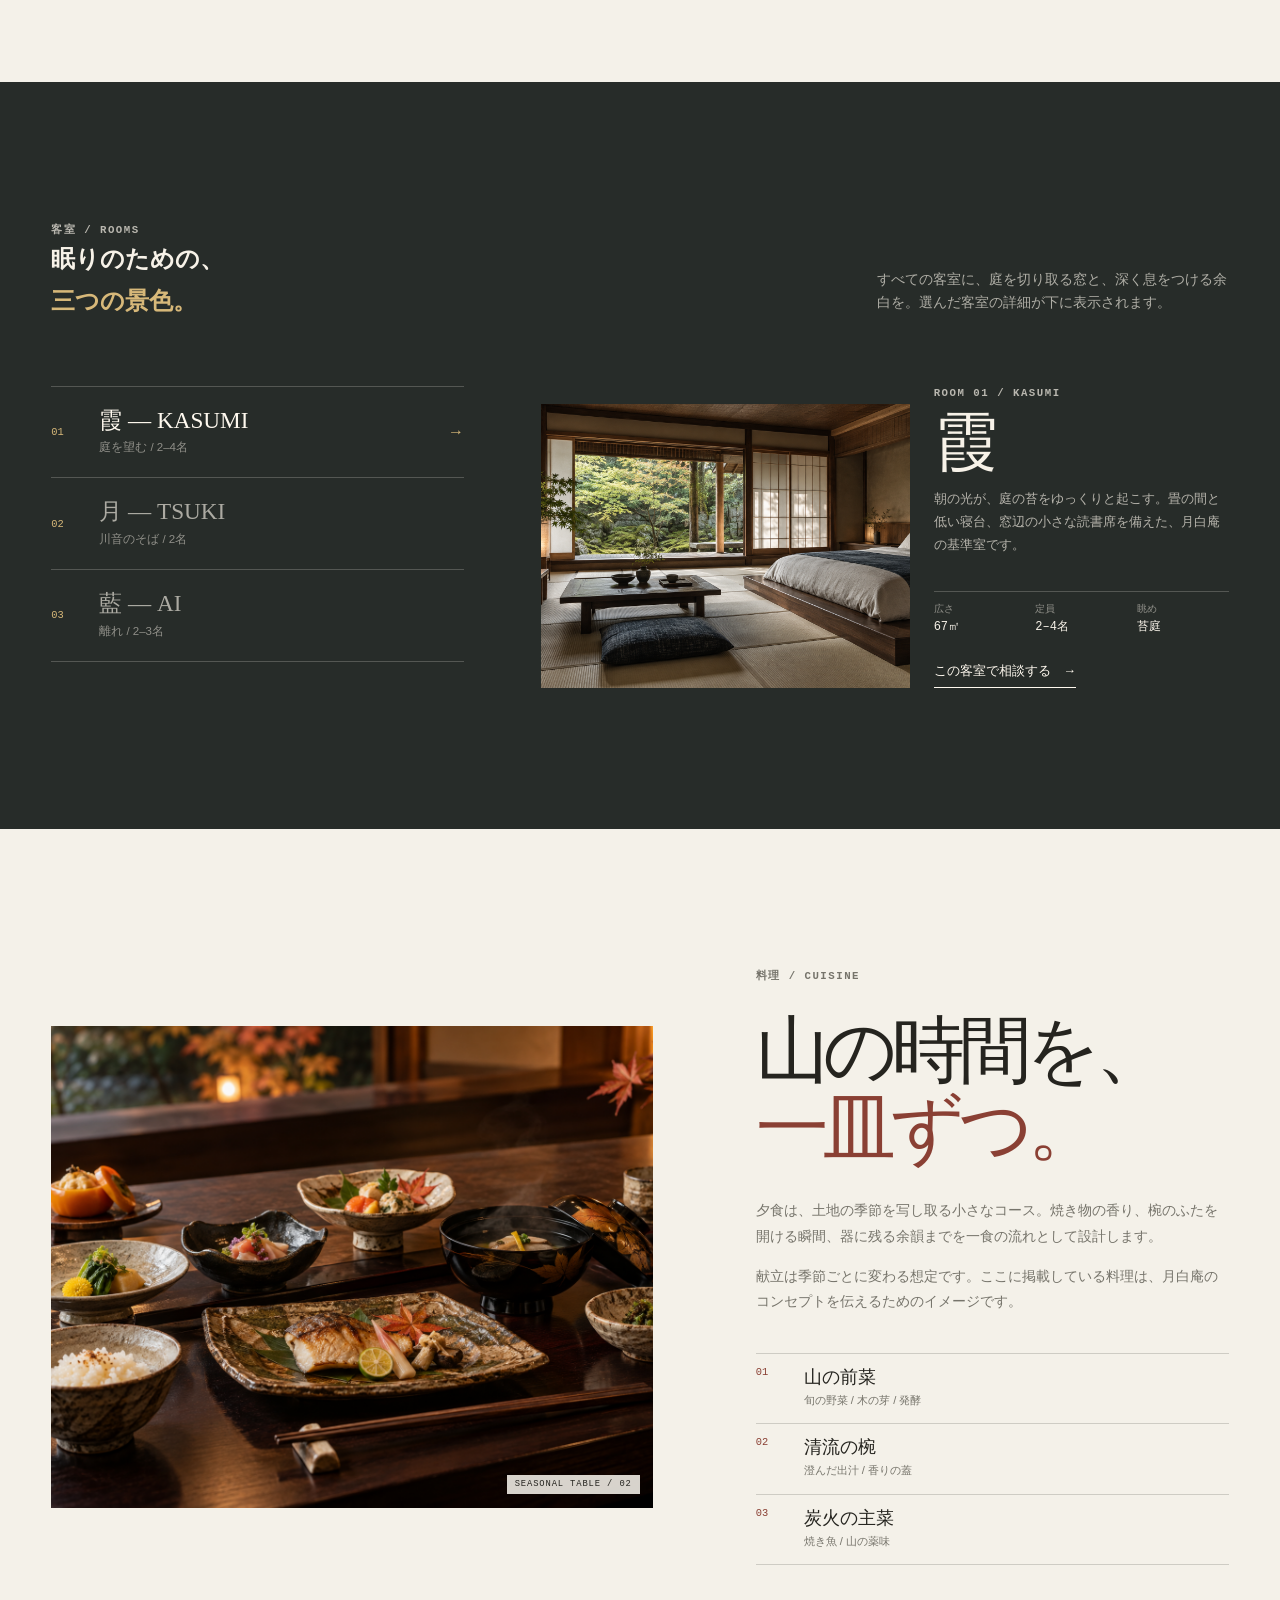
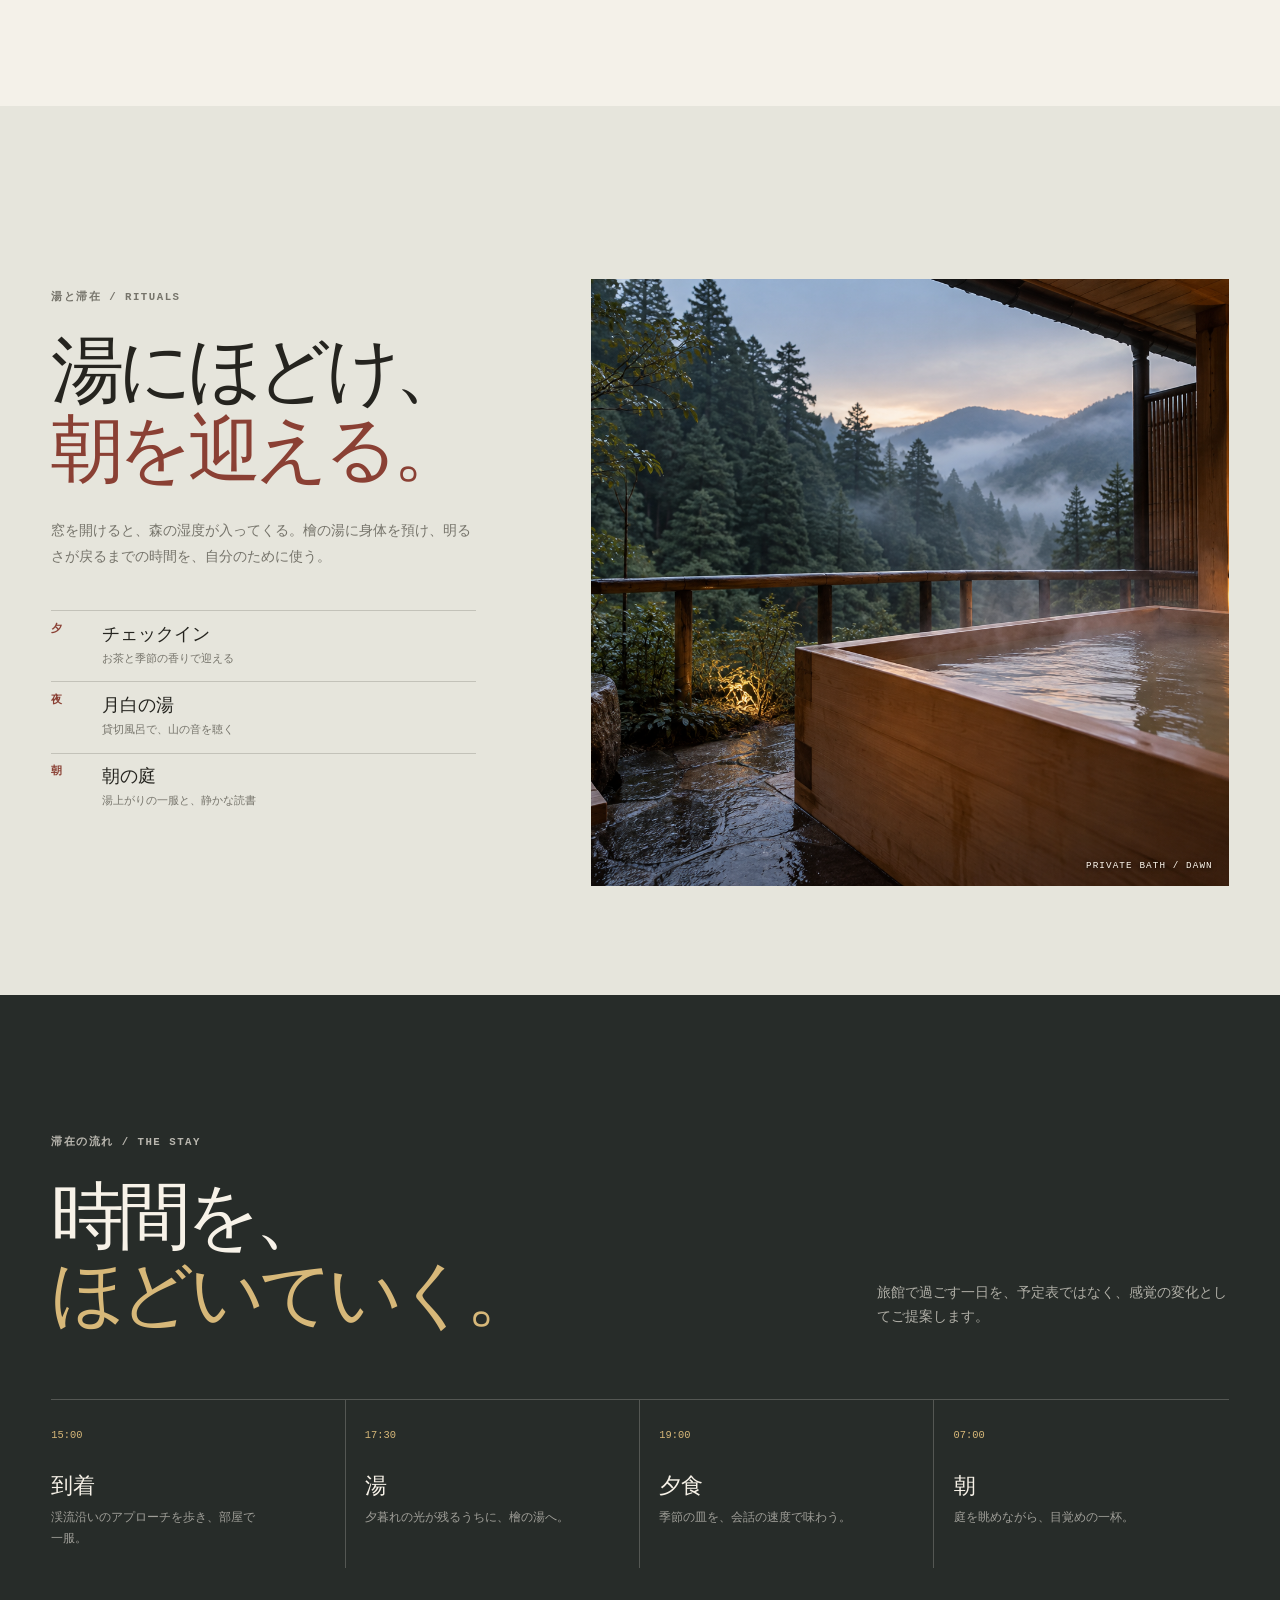
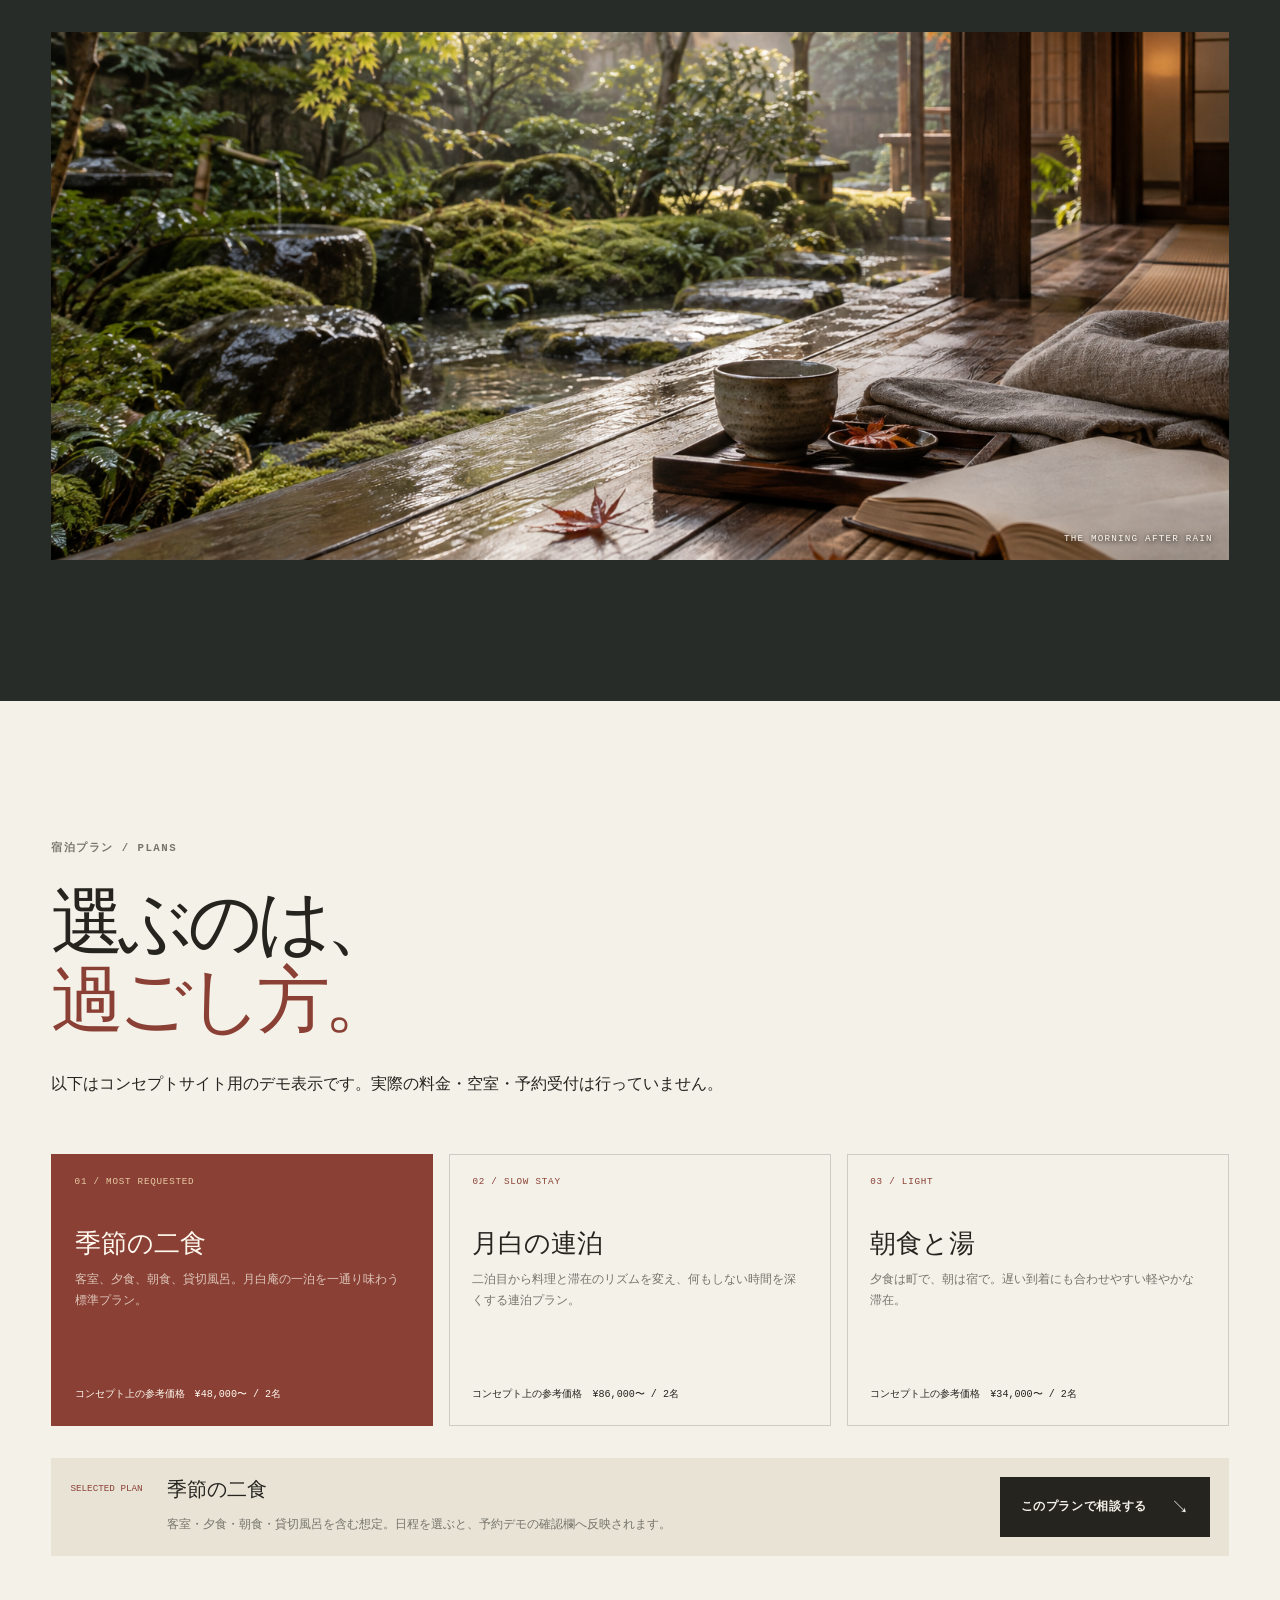
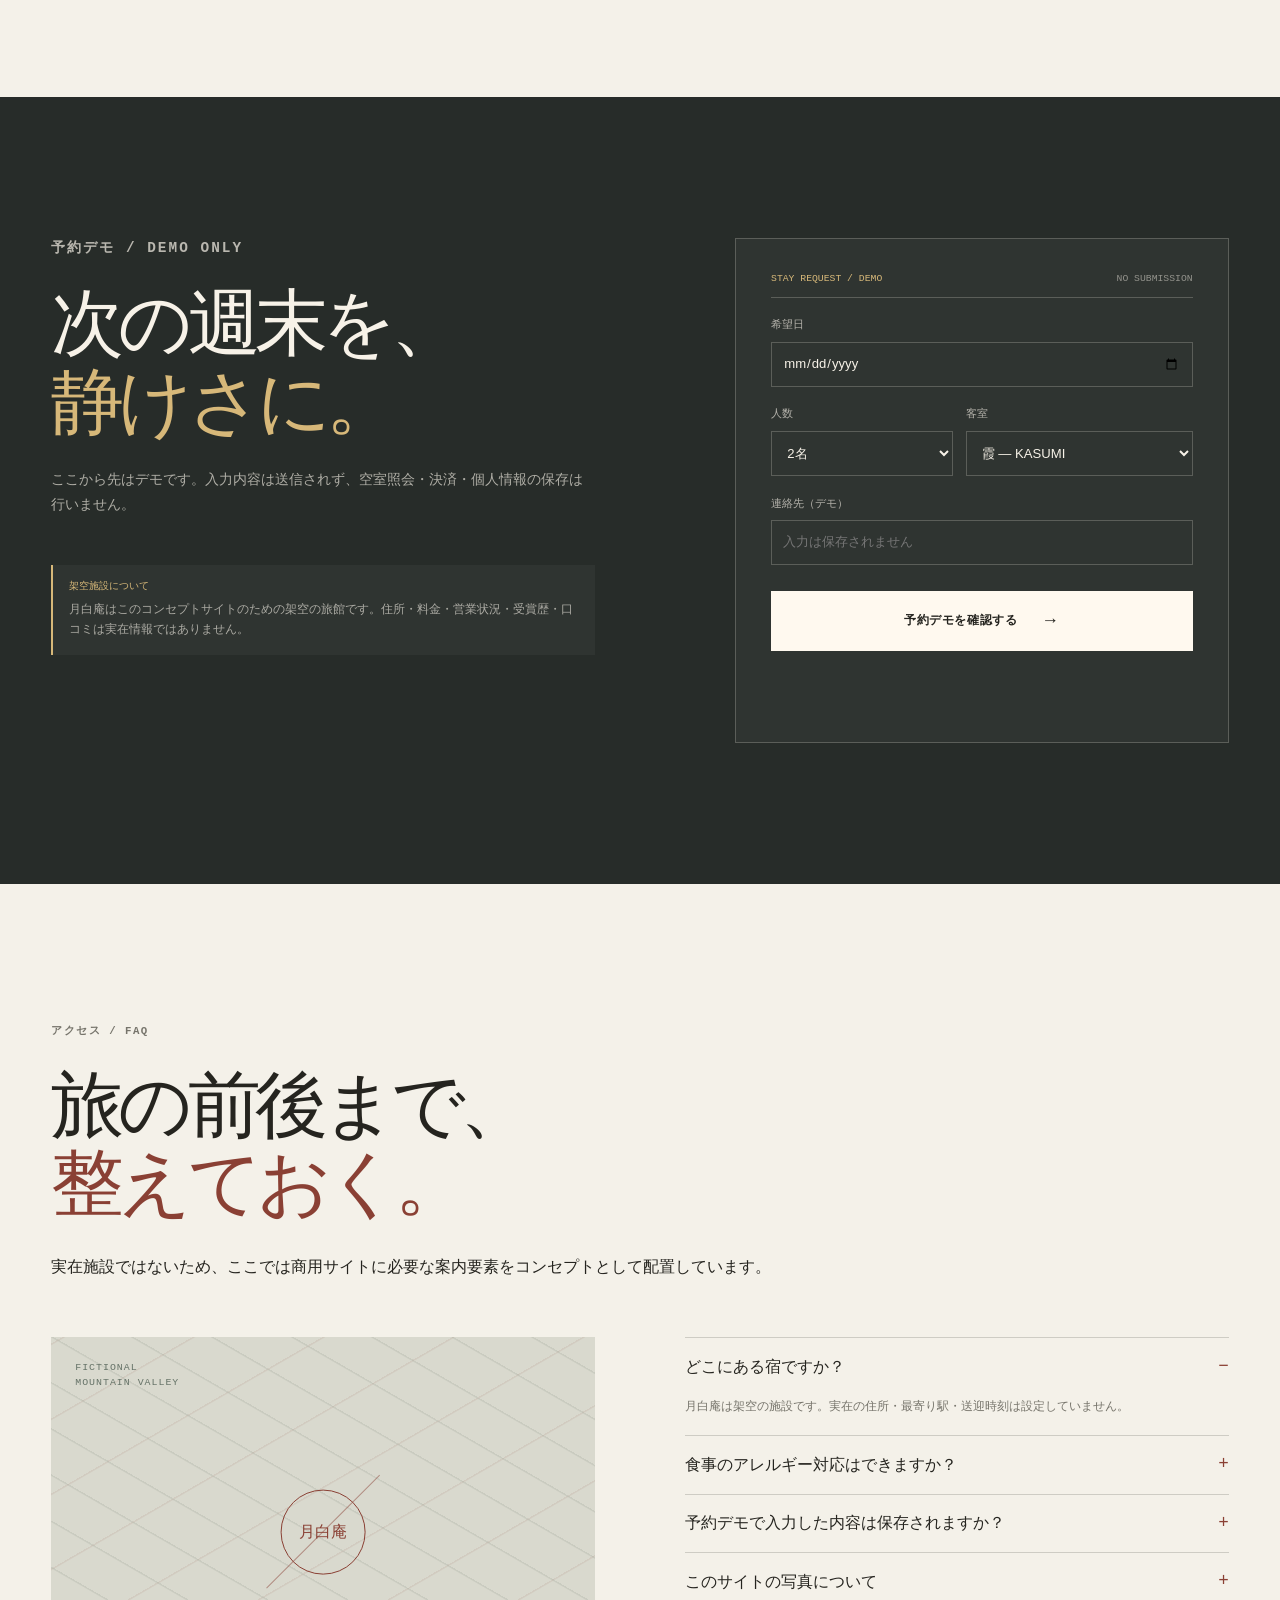
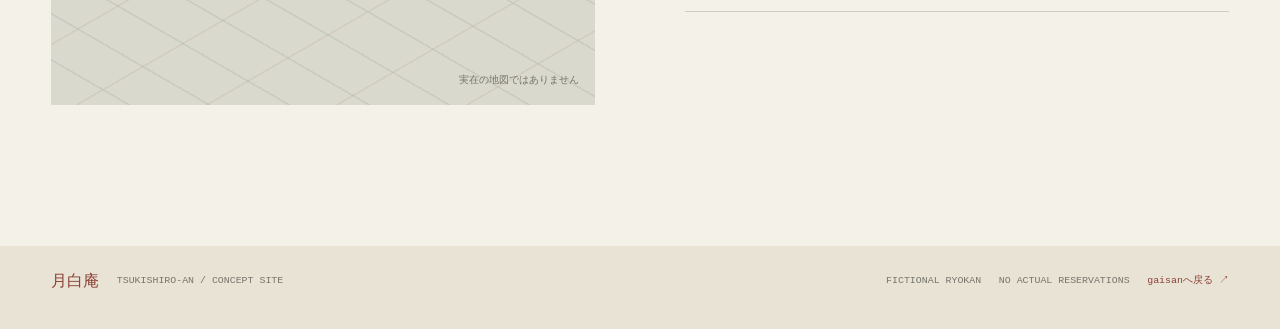
<file: experiments/tsukishiro-an/index.html>
<!doctype html>
<html lang="ja">
<head>
  <meta charset="utf-8">
  <meta name="viewport" content="width=device-width, initial-scale=1">
  <meta name="description" content="月白庵 — 山あいの一棟宿を想定した、高級旅館のコンセプトサイト。">
  <title>月白庵｜静けさを、泊まる。</title>
  <link rel="icon" href="favicon.svg" type="image/svg+xml">
  <link rel="stylesheet" href="styles.css">
</head>
<body>
  <a class="skip-link" href="#main">本文へ移動</a>
  <div class="concept-ribbon" role="note">CONCEPT SITE / FICTIONAL RYOKAN</div>

  <header class="site-header" data-header>
    <a class="brand" href="#top" aria-label="月白庵トップへ">
      <span class="brand-jp">月白庵</span>
      <span class="brand-en">TSUKISHIRO-AN</span>
    </a>
    <button class="nav-toggle" type="button" aria-controls="primary-nav" aria-expanded="false">
      <span></span><span></span><span></span><b>メニュー</b>
    </button>
    <nav id="primary-nav" class="primary-nav" aria-label="主要ナビゲーション">
      <a href="#rooms">客室</a>
      <a href="#cuisine">料理</a>
      <a href="#onsen">湯と滞在</a>
      <a href="#plans">宿泊プラン</a>
      <a class="nav-book" href="#booking">予約デモ <span>↗</span></a>
    </nav>
  </header>

  <main id="main">
    <section id="top" class="hero" aria-labelledby="hero-title">
      <img class="hero-image" src="../../assets/ryokan/tsukishiro-an-hero.png" alt="山あいの渓流沿いに佇む、夕暮れの月白庵" fetchpriority="high">
      <div class="hero-shade"></div>
      <div class="hero-content page-wrap">
        <p class="overline light">山あいの一棟宿 <span>/</span> TSUKISHIRO-AN</p>
        <h1 id="hero-title">静けさを、<br><em>泊まる。</em></h1>
        <p class="hero-lead">川音が、夜の輪郭をつくる。<br>余白を味わうための、ひと晩。</p>
        <div class="hero-actions">
          <a class="button button-light" href="#rooms">客室を見る <span>↘</span></a>
          <a class="text-button light" href="#booking">滞在を相談する <span>→</span></a>
        </div>
      </div>
      <div class="hero-caption page-wrap" aria-hidden="true"><span>PRIVATE RYOKAN / KONSEPT</span><span>01 — 05</span></div>
      <a class="scroll-cue" href="#philosophy" aria-label="次のセクションへスクロール"><span>SCROLL</span><i></i></a>
    </section>

    <section id="philosophy" class="philosophy section-pad page-wrap reveal">
      <div class="section-index"><span>01</span><i></i><span>STORY</span></div>
      <div class="philosophy-copy">
        <p class="overline">月白庵について</p>
        <h2>旅の目的を、<br><em>静けさに戻す。</em></h2>
        <p class="lead-copy">月白庵は、山と水のあいだにある一棟宿を想定したコンセプトです。予定を詰め込むのではなく、湯に浸かり、季節の皿をひとつずつ味わい、窓の外の明るさが変わるのを眺める。</p>
        <p>目に見えるものを少なくすることで、聞こえるもの、香るもの、手に触れるものが立ち上がる。日常を離れるのではなく、日常の感覚を取り戻すための滞在を設計しています。</p>
        <div class="signature"><span>月白庵</span><small>静けさの設計</small></div>
      </div>
      <aside class="philosophy-note"><span>THE ART OF<br>STAYING STILL</span><strong>余白</strong><small>YOHaku / space between things</small></aside>
    </section>

    <section id="rooms" class="rooms section-dark section-pad reveal" aria-labelledby="rooms-title">
      <div class="page-wrap">
        <div class="section-heading light-heading">
          <div><p class="overline light">客室 / ROOMS</p><h2 id="rooms-title">眠りのための、<br><em>三つの景色。</em></h2></div>
          <p>すべての客室に、庭を切り取る窓と、深く息をつける余白を。選んだ客室の詳細が下に表示されます。</p>
        </div>
        <div class="room-explorer">
          <div class="room-list" role="tablist" aria-label="客室を選ぶ">
            <button class="room-tab is-active" type="button" role="tab" aria-selected="true" data-room="kasumi"><span>01</span><strong>霞 — KASUMI</strong><small>庭を望む / 2–4名</small><i>→</i></button>
            <button class="room-tab" type="button" role="tab" aria-selected="false" data-room="tsuki"><span>02</span><strong>月 — TSUKI</strong><small>川音のそば / 2名</small><i>→</i></button>
            <button class="room-tab" type="button" role="tab" aria-selected="false" data-room="ai"><span>03</span><strong>藍 — AI</strong><small>離れ / 2–3名</small><i>→</i></button>
          </div>
          <div class="room-detail" aria-live="polite">
            <div class="room-image-wrap"><img id="room-image" src="../../assets/ryokan/tsukishiro-an-room.png" alt="霞の客室" loading="lazy"></div>
            <div class="room-detail-copy"><p class="overline light" id="room-eyebrow">ROOM 01 / KASUMI</p><h3 id="room-title">霞</h3><p id="room-description">朝の光が、庭の苔をゆっくりと起こす。畳の間と低い寝台、窓辺の小さな読書席を備えた、月白庵の基準室です。</p><dl class="room-specs"><div><dt>広さ</dt><dd id="room-size">67㎡</dd></div><div><dt>定員</dt><dd id="room-capacity">2–4名</dd></div><div><dt>眺め</dt><dd id="room-view">苔庭</dd></div></dl><a class="text-button light" href="#booking">この客室で相談する <span>→</span></a></div>
          </div>
        </div>
      </div>
    </section>

    <section id="cuisine" class="feature feature-cuisine section-pad page-wrap reveal" aria-labelledby="cuisine-title">
      <div class="feature-image"><img src="../../assets/ryokan/tsukishiro-an-cuisine.png" alt="月白庵の季節の料理を想定した会席料理" loading="lazy"><span class="image-note">SEASONAL TABLE / 02</span></div>
      <div class="feature-copy"><p class="overline">料理 / CUISINE</p><h2 id="cuisine-title">山の時間を、<br><em>一皿ずつ。</em></h2><p class="lead-copy">夕食は、土地の季節を写し取る小さなコース。焼き物の香り、椀のふたを開ける瞬間、器に残る余韻までを一食の流れとして設計します。</p><p>献立は季節ごとに変わる想定です。ここに掲載している料理は、月白庵のコンセプトを伝えるためのイメージです。</p><div class="menu-list"><div><span>01</span><strong>山の前菜</strong><small>旬の野菜 / 木の芽 / 発酵</small></div><div><span>02</span><strong>清流の椀</strong><small>澄んだ出汁 / 香りの蓋</small></div><div><span>03</span><strong>炭火の主菜</strong><small>焼き魚 / 山の薬味</small></div></div></div>
    </section>

    <section id="onsen" class="onsen section-pad reveal" aria-labelledby="onsen-title">
      <div class="page-wrap onsen-grid"><div class="onsen-copy"><p class="overline">湯と滞在 / RITUALS</p><h2 id="onsen-title">湯にほどけ、<br><em>朝を迎える。</em></h2><p class="lead-copy">窓を開けると、森の湿度が入ってくる。檜の湯に身体を預け、明るさが戻るまでの時間を、自分のために使う。</p><div class="ritual-list"><div><span>夕</span><p><strong>チェックイン</strong><small>お茶と季節の香りで迎える</small></p></div><div><span>夜</span><p><strong>月白の湯</strong><small>貸切風呂で、山の音を聴く</small></p></div><div><span>朝</span><p><strong>朝の庭</strong><small>湯上がりの一服と、静かな読書</small></p></div></div></div><figure class="onsen-image"><img src="../../assets/ryokan/tsukishiro-an-onsen.png" alt="森と山を望む月白庵の檜風呂を想定した風景" loading="lazy"><figcaption>PRIVATE BATH / DAWN</figcaption></figure></div>
    </section>

    <section class="stay-section section-dark section-pad reveal" aria-labelledby="stay-title"><div class="page-wrap"><div class="section-heading light-heading"><div><p class="overline light">滞在の流れ / THE STAY</p><h2 id="stay-title">時間を、<br><em>ほどいていく。</em></h2></div><p>旅館で過ごす一日を、予定表ではなく、感覚の変化としてご提案します。</p></div><div class="stay-flow"><div><span>15:00</span><strong>到着</strong><p>渓流沿いのアプローチを歩き、部屋で一服。</p></div><div><span>17:30</span><strong>湯</strong><p>夕暮れの光が残るうちに、檜の湯へ。</p></div><div><span>19:00</span><strong>夕食</strong><p>季節の皿を、会話の速度で味わう。</p></div><div><span>07:00</span><strong>朝</strong><p>庭を眺めながら、目覚めの一杯。</p></div></div><div class="stay-image"><img src="../../assets/ryokan/tsukishiro-an-ritual.png" alt="雨上がりの庭に面した縁側と朝の茶" loading="lazy"><span>THE MORNING AFTER RAIN</span></div></div></section>

    <section id="plans" class="plans section-pad page-wrap reveal" aria-labelledby="plans-title"><div class="section-heading"><div><p class="overline">宿泊プラン / PLANS</p><h2 id="plans-title">選ぶのは、<br><em>過ごし方。</em></h2></div><p>以下はコンセプトサイト用のデモ表示です。実際の料金・空室・予約受付は行っていません。</p></div><div class="plan-grid" role="group" aria-label="宿泊プランを選ぶ"><button class="plan-card is-selected" type="button" aria-pressed="true" data-plan="seasonal"><span class="plan-number">01 / MOST REQUESTED</span><strong>季節の二食</strong><p>客室、夕食、朝食、貸切風呂。月白庵の一泊を一通り味わう標準プラン。</p><small>コンセプト上の参考価格　¥48,000〜 / 2名</small></button><button class="plan-card" type="button" aria-pressed="false" data-plan="stay"><span class="plan-number">02 / SLOW STAY</span><strong>月白の連泊</strong><p>二泊目から料理と滞在のリズムを変え、何もしない時間を深くする連泊プラン。</p><small>コンセプト上の参考価格　¥86,000〜 / 2名</small></button><button class="plan-card" type="button" aria-pressed="false" data-plan="breakfast"><span class="plan-number">03 / LIGHT</span><strong>朝食と湯</strong><p>夕食は町で、朝は宿で。遅い到着にも合わせやすい軽やかな滞在。</p><small>コンセプト上の参考価格　¥34,000〜 / 2名</small></button></div><div class="plan-selection" id="plan-selection" aria-live="polite"><span>SELECTED PLAN</span><strong>季節の二食</strong><p>客室・夕食・朝食・貸切風呂を含む想定。日程を選ぶと、予約デモの確認欄へ反映されます。</p><a class="button button-dark" href="#booking">このプランで相談する <span>↘</span></a></div></section>

    <section id="booking" class="booking section-dark section-pad reveal" aria-labelledby="booking-title"><div class="page-wrap booking-grid"><div class="booking-copy"><p class="overline light">予約デモ / DEMO ONLY</p><h2 id="booking-title">次の週末を、<br><em>静けさに。</em></h2><p>ここから先はデモです。入力内容は送信されず、空室照会・決済・個人情報の保存は行いません。</p><div class="booking-note"><strong>架空施設について</strong><span>月白庵はこのコンセプトサイトのための架空の旅館です。住所・料金・営業状況・受賞歴・口コミは実在情報ではありません。</span></div></div><form class="booking-form" id="booking-form"><div class="form-heading"><span>STAY REQUEST / DEMO</span><b>NO SUBMISSION</b></div><label>希望日<input id="stay-date" name="stay-date" type="date"></label><div class="form-row"><label>人数<select id="guests" name="guests"><option>2名</option><option>3名</option><option>4名</option></select></label><label>客室<select id="room-select" name="room"><option value="霞 — KASUMI">霞 — KASUMI</option><option value="月 — TSUKI">月 — TSUKI</option><option value="藍 — AI">藍 — AI</option></select></label></div><label>連絡先（デモ）<input name="contact" type="text" placeholder="入力は保存されません"></label><button class="button button-light full-button" type="submit">予約デモを確認する <span>→</span></button><p class="form-status" id="form-status" aria-live="polite"></p></form></div></section>

    <section id="access" class="access section-pad page-wrap reveal" aria-labelledby="access-title"><div class="section-heading"><div><p class="overline">アクセス / FAQ</p><h2 id="access-title">旅の前後まで、<br><em>整えておく。</em></h2></div><p>実在施設ではないため、ここでは商用サイトに必要な案内要素をコンセプトとして配置しています。</p></div><div class="access-grid"><div class="access-map"><div class="map-lines" aria-hidden="true"></div><span class="map-label">FICTIONAL<br>MOUNTAIN VALLEY</span><div class="map-pin">月白庵</div><small>実在の地図ではありません</small></div><div class="faq-list"><details open><summary>どこにある宿ですか？</summary><p>月白庵は架空の施設です。実在の住所・最寄り駅・送迎時刻は設定していません。</p></details><details><summary>食事のアレルギー対応はできますか？</summary><p>実運営情報ではありません。実際の宿泊施設では、予約時に宿へ直接ご相談ください。</p></details><details><summary>予約デモで入力した内容は保存されますか？</summary><p>保存・送信されません。フォームの確認メッセージを表示するだけのフロントエンドデモです。</p></details><details><summary>このサイトの写真について</summary><p>すべてこのコンセプトサイト用に生成したオリジナル素材です。第三者旅館の写真は使用していません。</p></details></div></div></section>
  </main>

  <footer class="site-footer"><div><span class="footer-brand">月白庵</span><span>TSUKISHIRO-AN / CONCEPT SITE</span></div><div><span>FICTIONAL RYOKAN</span><span>NO ACTUAL RESERVATIONS</span><a href="../../index.html#works">gaisanへ戻る ↗</a></div></footer>
  <script src="script.js"></script>
</body>
</html>
</file>
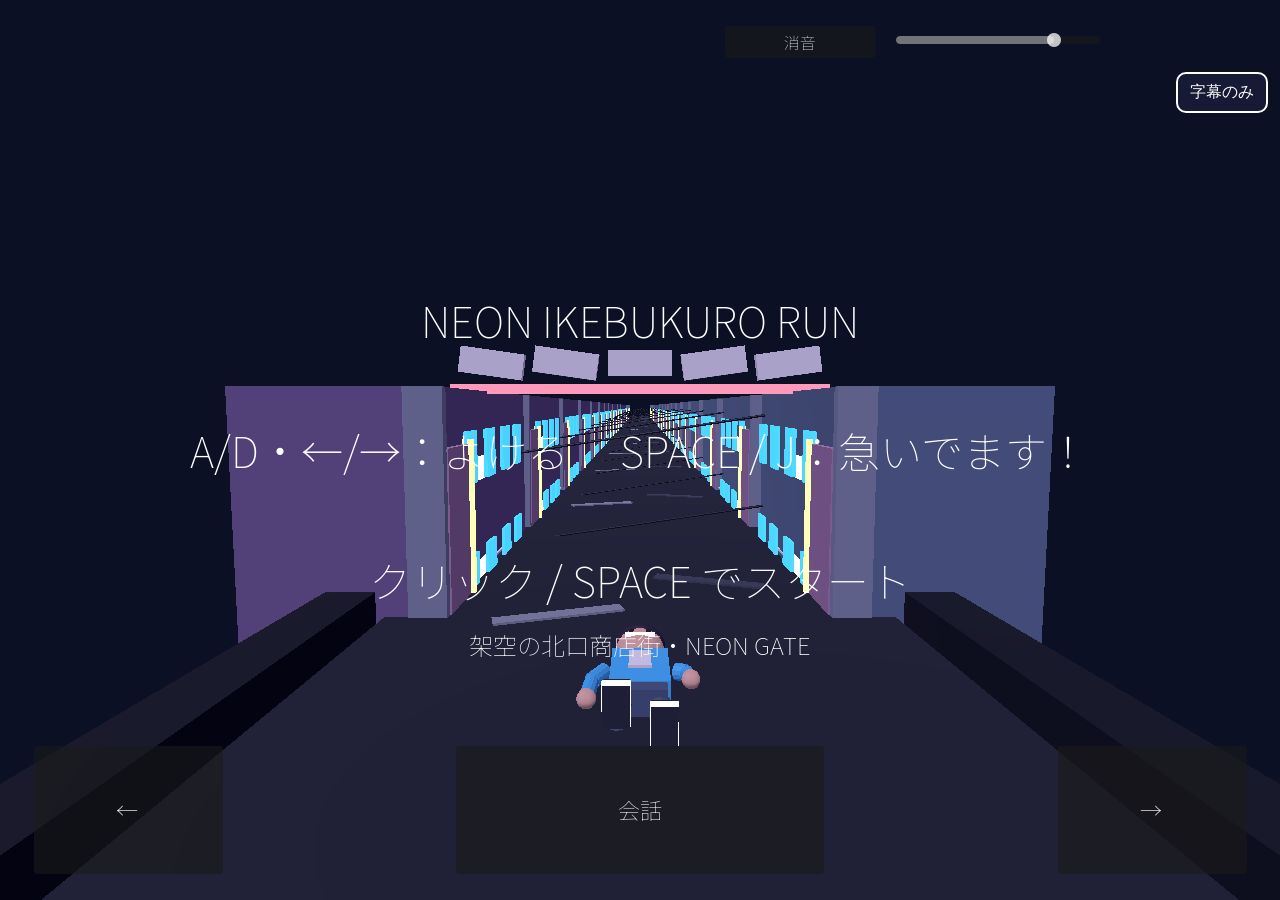
<file: games/neon-ikebukuro-run/index.html>
<!DOCTYPE html>
<html lang="en">
	<head>
		<meta charset="utf-8">
		<meta name="viewport" content="width=device-width, user-scalable=no, initial-scale=1.0">
		<title>Neon Ikebukuro Run</title>
		<style>
html, body, #canvas {
	margin: 0;
	padding: 0;
	border: 0;
}

body {
	color: white;
	background-color: black;
	overflow: hidden;
	touch-action: none;
}

#canvas {
	display: block;
}

#canvas:focus {
	outline: none;
}

#status, #status-splash, #status-progress {
	position: absolute;
	left: 0;
	right: 0;
}

#status, #status-splash {
	top: 0;
	bottom: 0;
}

#status {
	background-color: #242424;
	display: flex;
	flex-direction: column;
	justify-content: center;
	align-items: center;
	visibility: hidden;
}

#status-splash {
	max-height: 100%;
	max-width: 100%;
	margin: auto;
}

#status-progress, #status-notice {
	display: none;
}

#status-progress {
	bottom: 10%;
	width: 50%;
	margin: 0 auto;
}

#status-notice {
	background-color: #5b3943;
	border-radius: 0.5rem;
	border: 1px solid #9b3943;
	color: #e0e0e0;
	font-family: 'Noto Sans', 'Droid Sans', Arial, sans-serif;
	line-height: 1.3;
	margin: 0 2rem;
	overflow: hidden;
	padding: 1rem;
	text-align: center;
	z-index: 1;
}
		</style>
		
	</head>
	<body>
		<canvas id="canvas">
			Your browser does not support the canvas tag.
		</canvas>

		<noscript>
			Your browser does not support JavaScript.
		</noscript>

		<div id="status">
			<img id="status-splash" src="index.png" alt="">
			<progress id="status-progress"></progress>
			<div id="status-notice"></div>
		</div>

		<script src="index.js"></script>
		<script>
const GODOT_CONFIG = {"args":[],"canvasResizePolicy":2,"ensureCrossOriginIsolationHeaders":true,"executable":"index","experimentalVK":false,"fileSizes":{"index.pck":14624592,"index.wasm":35376909},"focusCanvas":true,"gdextensionLibs":[]};
const GODOT_THREADS_ENABLED = false;
const engine = new Engine(GODOT_CONFIG);

(function () {
	const statusOverlay = document.getElementById('status');
	const statusProgress = document.getElementById('status-progress');
	const statusNotice = document.getElementById('status-notice');

	let initializing = true;
	let statusMode = '';

	function setStatusMode(mode) {
		if (statusMode === mode || !initializing) {
			return;
		}
		if (mode === 'hidden') {
			statusOverlay.remove();
			initializing = false;
			return;
		}
		statusOverlay.style.visibility = 'visible';
		statusProgress.style.display = mode === 'progress' ? 'block' : 'none';
		statusNotice.style.display = mode === 'notice' ? 'block' : 'none';
		statusMode = mode;
	}

	function setStatusNotice(text) {
		while (statusNotice.lastChild) {
			statusNotice.removeChild(statusNotice.lastChild);
		}
		const lines = text.split('\n');
		lines.forEach((line) => {
			statusNotice.appendChild(document.createTextNode(line));
			statusNotice.appendChild(document.createElement('br'));
		});
	}

	function displayFailureNotice(err) {
		console.error(err);
		if (err instanceof Error) {
			setStatusNotice(err.message);
		} else if (typeof err === 'string') {
			setStatusNotice(err);
		} else {
			setStatusNotice('An unknown error occured');
		}
		setStatusMode('notice');
		initializing = false;
	}

	const missing = Engine.getMissingFeatures({
		threads: GODOT_THREADS_ENABLED,
	});

	if (missing.length !== 0) {
		if (GODOT_CONFIG['serviceWorker'] && GODOT_CONFIG['ensureCrossOriginIsolationHeaders'] && 'serviceWorker' in navigator) {
			// There's a chance that installing the service worker would fix the issue
			Promise.race([
				navigator.serviceWorker.getRegistration().then((registration) => {
					if (registration != null) {
						return Promise.reject(new Error('Service worker already exists.'));
					}
					return registration;
				}).then(() => engine.installServiceWorker()),
				// For some reason, `getRegistration()` can stall
				new Promise((resolve) => {
					setTimeout(() => resolve(), 2000);
				}),
			]).catch((err) => {
				console.error('Error while registering service worker:', err);
			}).then(() => {
				window.location.reload();
			});
		} else {
			// Display the message as usual
			const missingMsg = 'Error\nThe following features required to run Godot projects on the Web are missing:\n';
			displayFailureNotice(missingMsg + missing.join('\n'));
		}
	} else {
		setStatusMode('progress');
		engine.startGame({
			'onProgress': function (current, total) {
				if (current > 0 && total > 0) {
					statusProgress.value = current;
					statusProgress.max = total;
				} else {
					statusProgress.removeAttribute('value');
					statusProgress.removeAttribute('max');
				}
			},
		}).then(() => {
			setStatusMode('hidden');
		}, displayFailureNotice);
	}
}());
		</script>
	  <script src="web_voice.js"></script>
	</body>
</html>
</file>
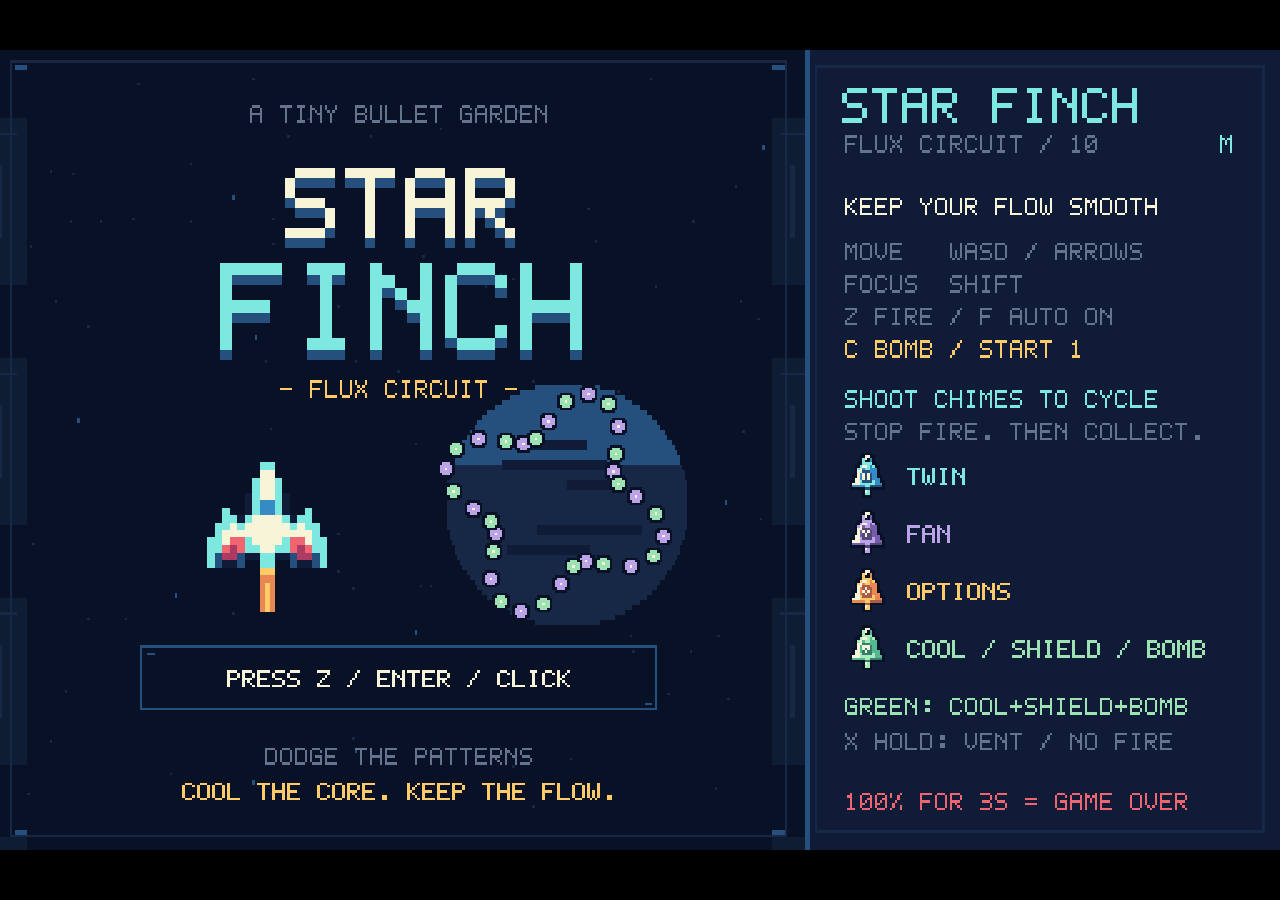
<file: games/star-finch/index.html>
<!DOCTYPE html>
<html lang="en">
	<head>
		<meta charset="utf-8">
		<meta name="viewport" content="width=device-width, user-scalable=no, initial-scale=1.0">
		<title>STAR FINCH</title>
		<style>
html, body, #canvas {
	margin: 0;
	padding: 0;
	border: 0;
}

body {
	color: white;
	background-color: black;
	overflow: hidden;
	touch-action: none;
}

#canvas {
	display: block;
}

#canvas:focus {
	outline: none;
}

#status, #status-splash, #status-progress {
	position: absolute;
	left: 0;
	right: 0;
}

#status, #status-splash {
	top: 0;
	bottom: 0;
}

#status {
	background-color: #242424;
	display: flex;
	flex-direction: column;
	justify-content: center;
	align-items: center;
	visibility: hidden;
}

#status-splash {
	max-height: 100%;
	max-width: 100%;
	margin: auto;
}

#status-splash.show-image--false {
	display: none;
}

#status-splash.fullsize--true {
	height: 100%;
	width: 100%;
	object-fit: contain;
}

#status-splash.use-filter--false {
	image-rendering: pixelated;
}

#status-progress, #status-notice {
	display: none;
}

#status-progress {
	bottom: 10%;
	width: 50%;
	margin: 0 auto;
}

#status-notice {
	background-color: #5b3943;
	border-radius: 0.5rem;
	border: 1px solid #9b3943;
	color: #e0e0e0;
	font-family: 'Noto Sans', 'Droid Sans', Arial, sans-serif;
	line-height: 1.3;
	margin: 0 2rem;
	overflow: hidden;
	padding: 1rem;
	text-align: center;
	z-index: 1;
}
		</style>
		<link id="-gd-engine-icon" rel="icon" type="image/png" href="index.icon.png" />
<link rel="apple-touch-icon" href="index.apple-touch-icon.png"/>
<meta name="theme-color" content="#091126"><style>body{background:#091126!important;}canvas{image-rendering:pixelated;}#status{background:#091126!important;}</style>
	</head>
	<body>
		<canvas id="canvas">
			Your browser does not support the canvas tag.
		</canvas>

		<noscript>
			Your browser does not support JavaScript.
		</noscript>

		<div id="status">
			<img id="status-splash" class="show-image--true fullsize--true use-filter--true" src="index.png" alt="">
			<progress id="status-progress"></progress>
			<div id="status-notice"></div>
		</div>

		<script src="index.js"></script>
		<script>
const GODOT_CONFIG = {"args":[],"canvasResizePolicy":2,"emscriptenPoolSize":8,"ensureCrossOriginIsolationHeaders":true,"executable":"index","experimentalVK":false,"fileSizes":{"index.pck":5634364,"index.wasm":37700666},"focusCanvas":true,"gdextensionLibs":[],"godotPoolSize":4};
const GODOT_THREADS_ENABLED = false;
const engine = new Engine(GODOT_CONFIG);

(function () {
	const statusOverlay = document.getElementById('status');
	const statusProgress = document.getElementById('status-progress');
	const statusNotice = document.getElementById('status-notice');

	let initializing = true;
	let statusMode = '';

	function setStatusMode(mode) {
		if (statusMode === mode || !initializing) {
			return;
		}
		if (mode === 'hidden') {
			statusOverlay.remove();
			initializing = false;
			return;
		}
		statusOverlay.style.visibility = 'visible';
		statusProgress.style.display = mode === 'progress' ? 'block' : 'none';
		statusNotice.style.display = mode === 'notice' ? 'block' : 'none';
		statusMode = mode;
	}

	function setStatusNotice(text) {
		while (statusNotice.lastChild) {
			statusNotice.removeChild(statusNotice.lastChild);
		}
		const lines = text.split('\n');
		lines.forEach((line) => {
			statusNotice.appendChild(document.createTextNode(line));
			statusNotice.appendChild(document.createElement('br'));
		});
	}

	function displayFailureNotice(err) {
		console.error(err);
		if (err instanceof Error) {
			setStatusNotice(err.message);
		} else if (typeof err === 'string') {
			setStatusNotice(err);
		} else {
			setStatusNotice('An unknown error occurred.');
		}
		setStatusMode('notice');
		initializing = false;
	}

	const missing = Engine.getMissingFeatures({
		threads: GODOT_THREADS_ENABLED,
	});

	if (missing.length !== 0) {
		if (GODOT_CONFIG['serviceWorker'] && GODOT_CONFIG['ensureCrossOriginIsolationHeaders'] && 'serviceWorker' in navigator) {
			let serviceWorkerRegistrationPromise;
			try {
				serviceWorkerRegistrationPromise = navigator.serviceWorker.getRegistration();
			} catch (err) {
				serviceWorkerRegistrationPromise = Promise.reject(new Error('Service worker registration failed.'));
			}
			// There's a chance that installing the service worker would fix the issue
			Promise.race([
				serviceWorkerRegistrationPromise.then((registration) => {
					if (registration != null) {
						return Promise.reject(new Error('Service worker already exists.'));
					}
					return registration;
				}).then(() => engine.installServiceWorker()),
				// For some reason, `getRegistration()` can stall
				new Promise((resolve) => {
					setTimeout(() => resolve(), 2000);
				}),
			]).then(() => {
				// Reload if there was no error.
				window.location.reload();
			}).catch((err) => {
				console.error('Error while registering service worker:', err);
			});
		} else {
			// Display the message as usual
			const missingMsg = 'Error\nThe following features required to run Godot projects on the Web are missing:\n';
			displayFailureNotice(missingMsg + missing.join('\n'));
		}
	} else {
		setStatusMode('progress');
		engine.startGame({
			'onProgress': function (current, total) {
				if (current > 0 && total > 0) {
					statusProgress.value = current;
					statusProgress.max = total;
				} else {
					statusProgress.removeAttribute('value');
					statusProgress.removeAttribute('max');
				}
			},
		}).then(() => {
			setStatusMode('hidden');
		}, displayFailureNotice);
	}
}());
		</script>
	</body>
</html>
</file>
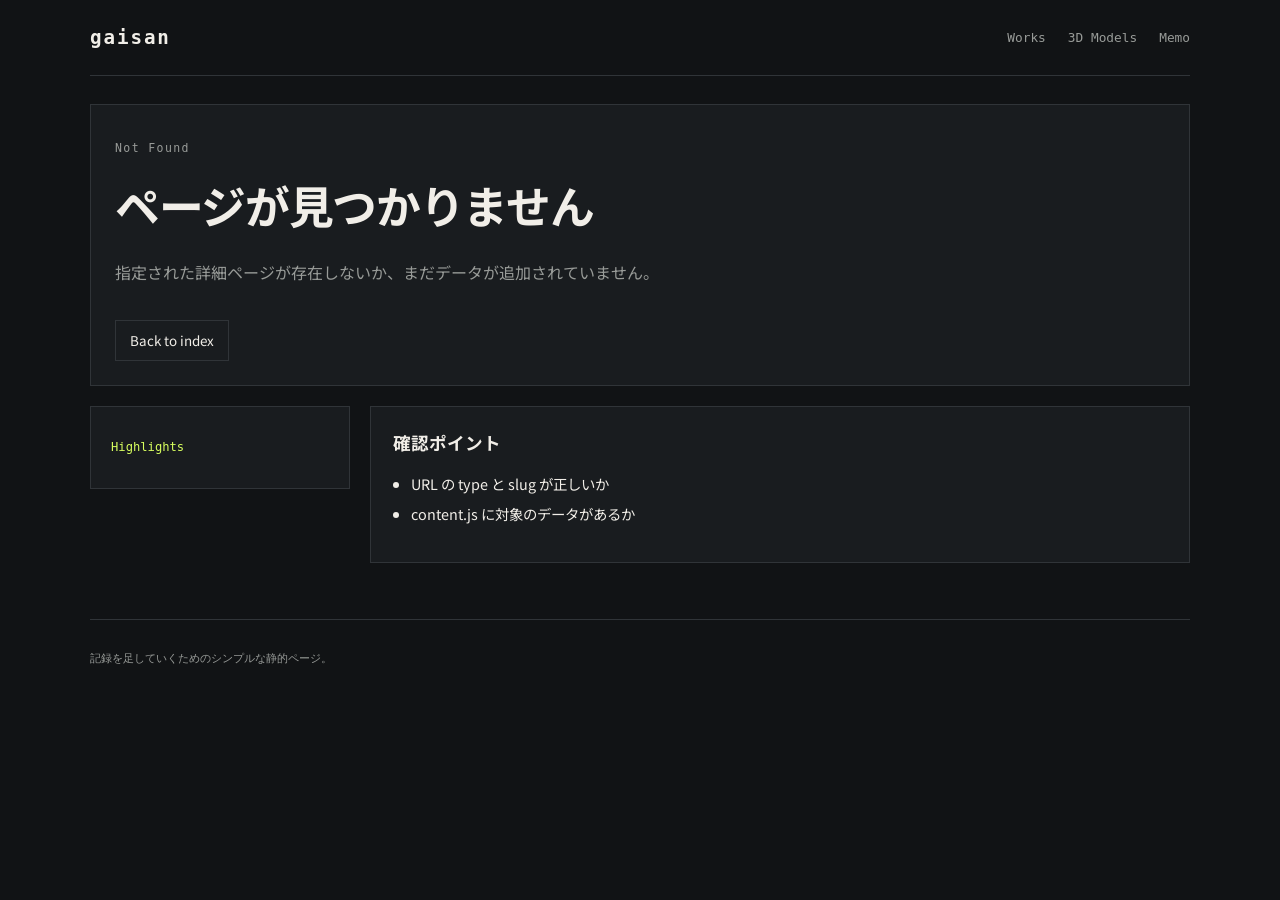
<file: entry.html>
<!DOCTYPE html>
<html lang="ja">
<head>
  <meta charset="UTF-8">
  <meta name="viewport" content="width=device-width, initial-scale=1.0">
  <title>gaisan | entry</title>
  <meta
    name="description"
    content="gaisan に載せているゲーム、アイデア、メモの詳細ページ。"
  >
  <link rel="preconnect" href="https://fonts.googleapis.com">
  <link rel="preconnect" href="https://fonts.gstatic.com" crossorigin>
  <link
    href="https://fonts.googleapis.com/css2?family=Space+Grotesk:wght@500;700&family=Noto+Sans+JP:wght@400;500;700&display=swap"
    rel="stylesheet"
  >
  <link rel="stylesheet" href="styles.css?v=20261016-curva">
</head>
<body>
  <div class="background-orb background-orb-a" aria-hidden="true"></div>
  <div class="background-orb background-orb-b" aria-hidden="true"></div>

  <header class="site-header">
    <a class="brand" href="index.html">gaisan</a>
    <nav class="site-nav" aria-label="primary navigation"><a href="index.html#works">Works</a><a href="models.html">3D Models</a><a href="index.html#memo">Memo</a></nav>
  </header>

  <main class="entry-page">
    <section class="entry-hero reveal">
      <div class="entry-hero-copy">
        <p class="eyebrow" id="entry-eyebrow"></p>
        <h1 id="entry-title"></h1>
        <p class="entry-status" id="entry-status" hidden></p>
        <p class="entry-intro" id="entry-intro"></p>
        <div class="hero-actions">
          <a class="action-link action-link-secondary" id="back-link" href="index.html">Back to index</a>
        </div>
      </div>
      <figure class="entry-hero-media" id="entry-hero-media" hidden></figure>
    </section>

    <section class="entry-gallery reveal" id="entry-gallery" hidden></section>

    <section class="entry-section reveal">
      <div class="entry-grid">
        <aside class="entry-sidebar">
          <p class="panel-label">Highlights</p>
          <ul class="entry-highlights" id="entry-highlights"></ul>
        </aside>
        <div class="entry-content" id="entry-sections"></div>
      </div>
    </section>
  </main>

  <footer class="site-footer reveal">
    <p id="footer-text"></p>
  </footer>

  <script src="content.js?v=20261128-50stores-hachi"></script>
  <script src="catalog.js?v=20261030-shisha-listing-history"></script><script src="entry.js?v=20261030-shisha-listing-history"></script>
</body>
</html>
</file>
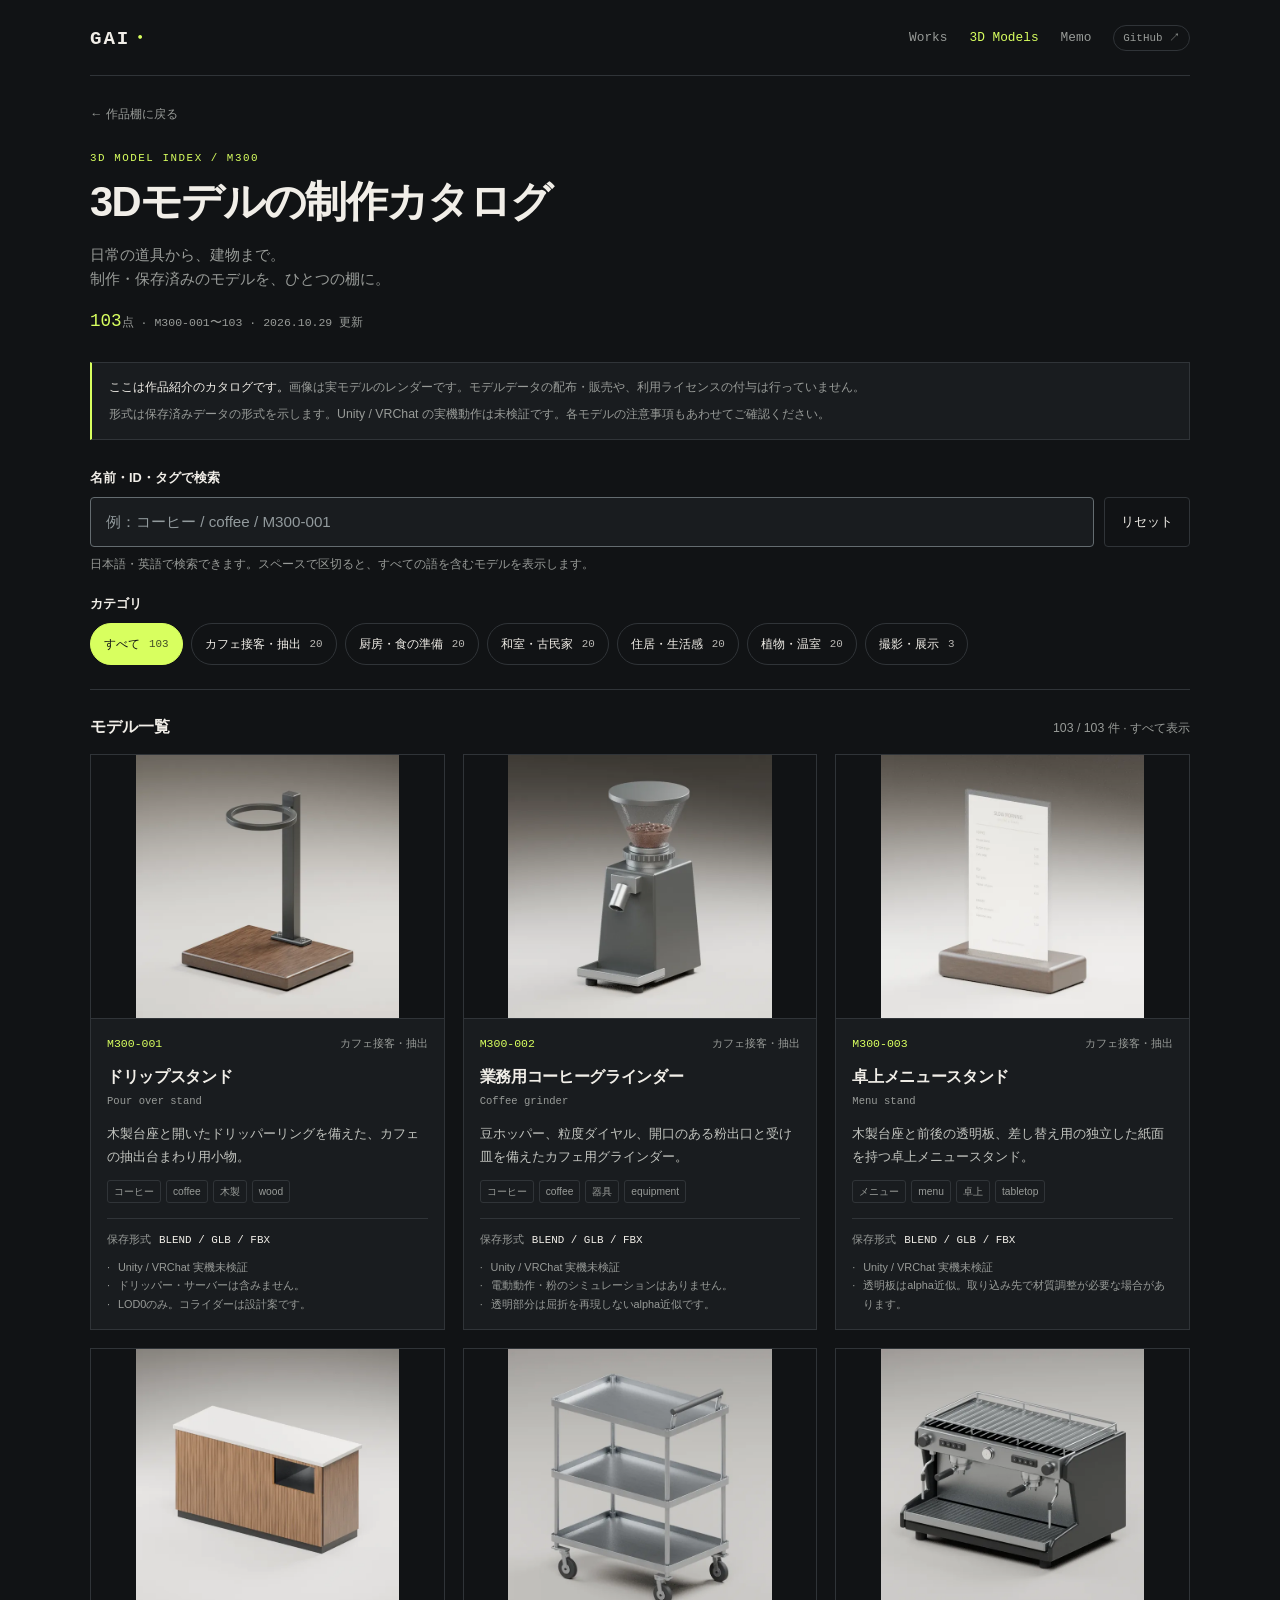
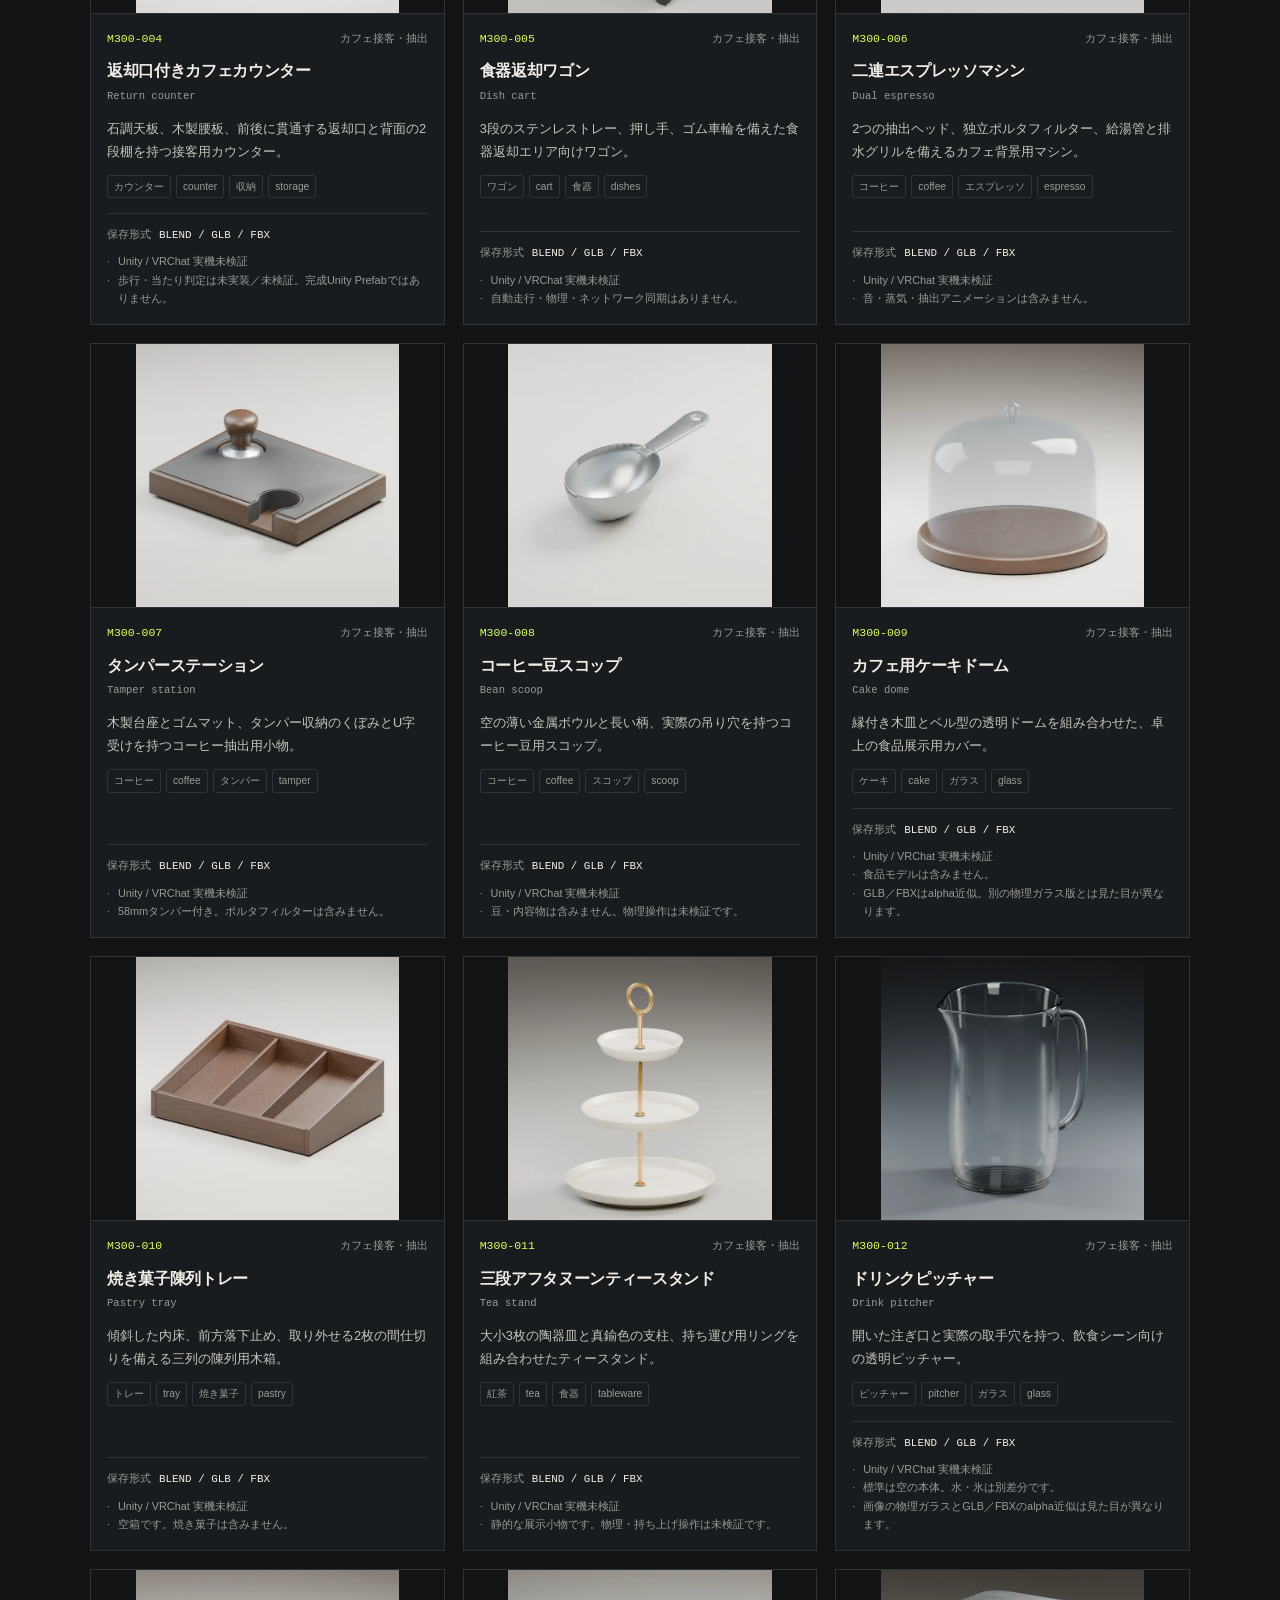
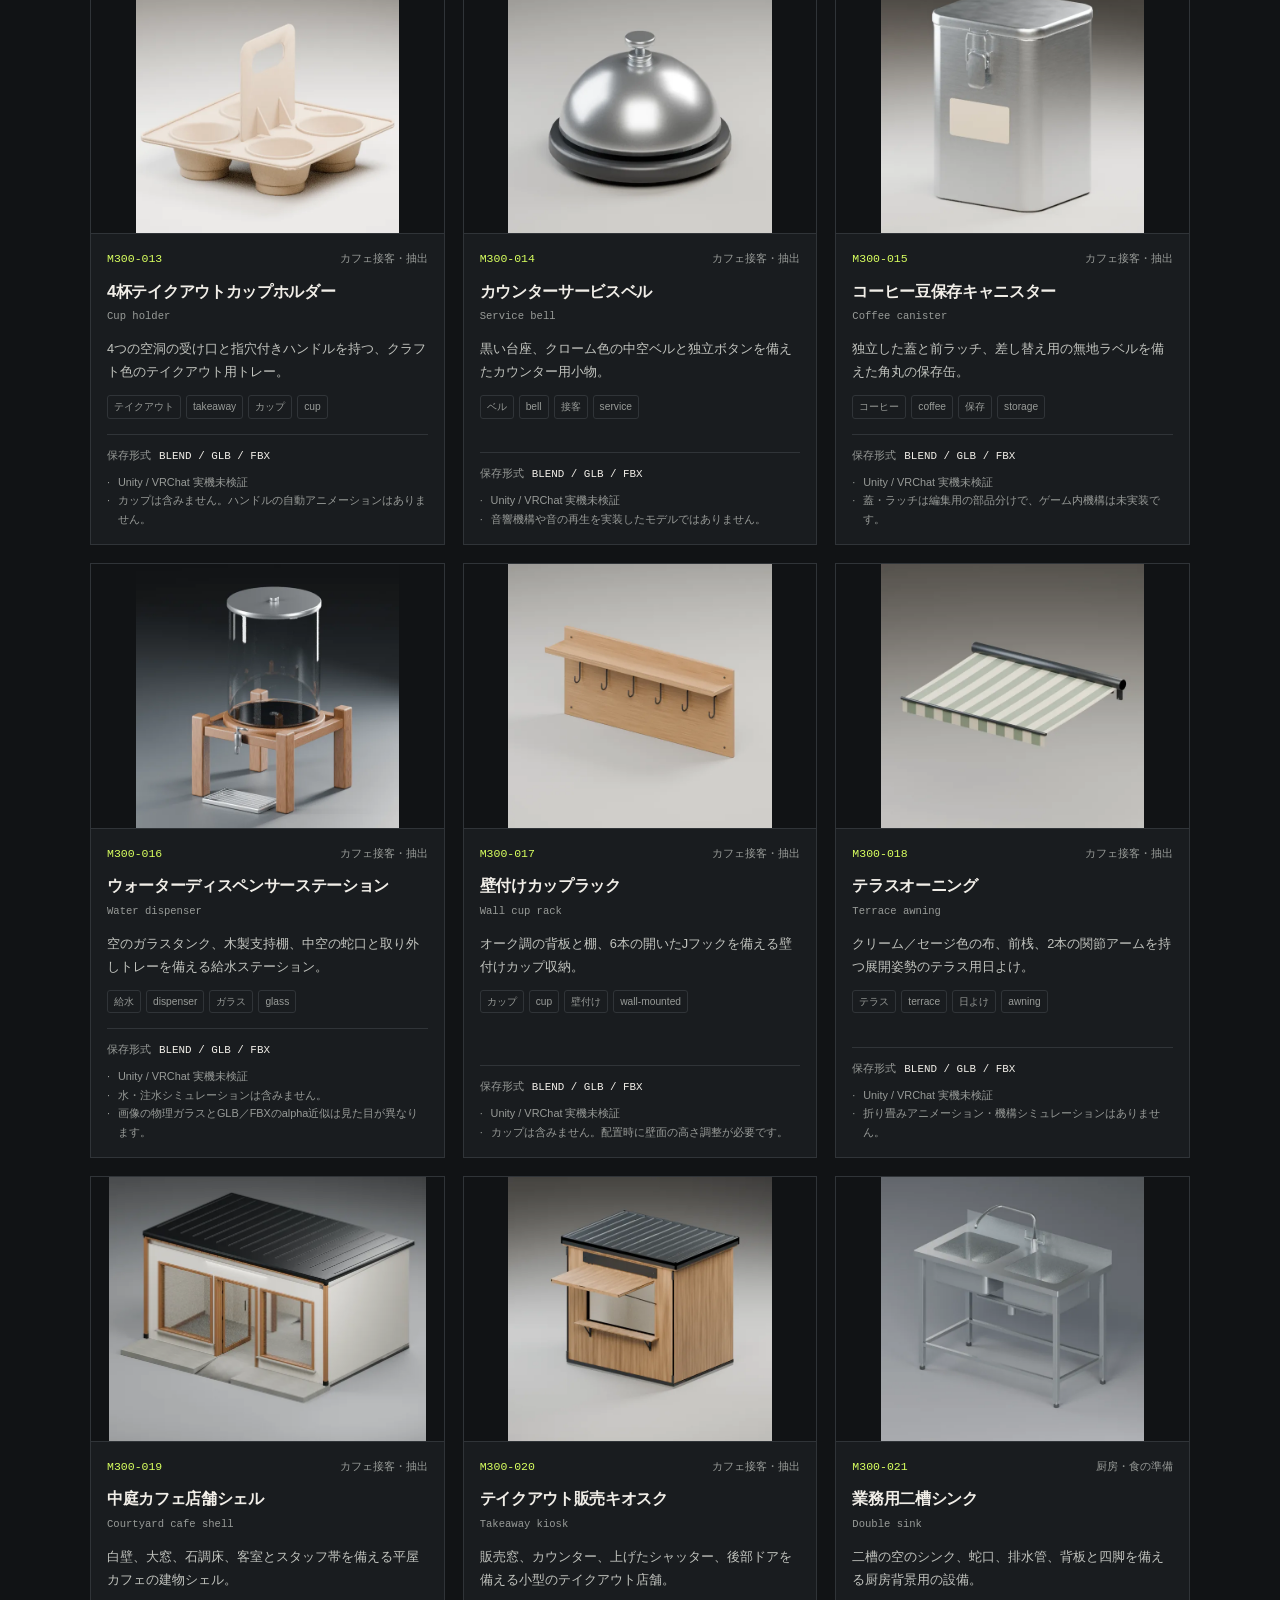
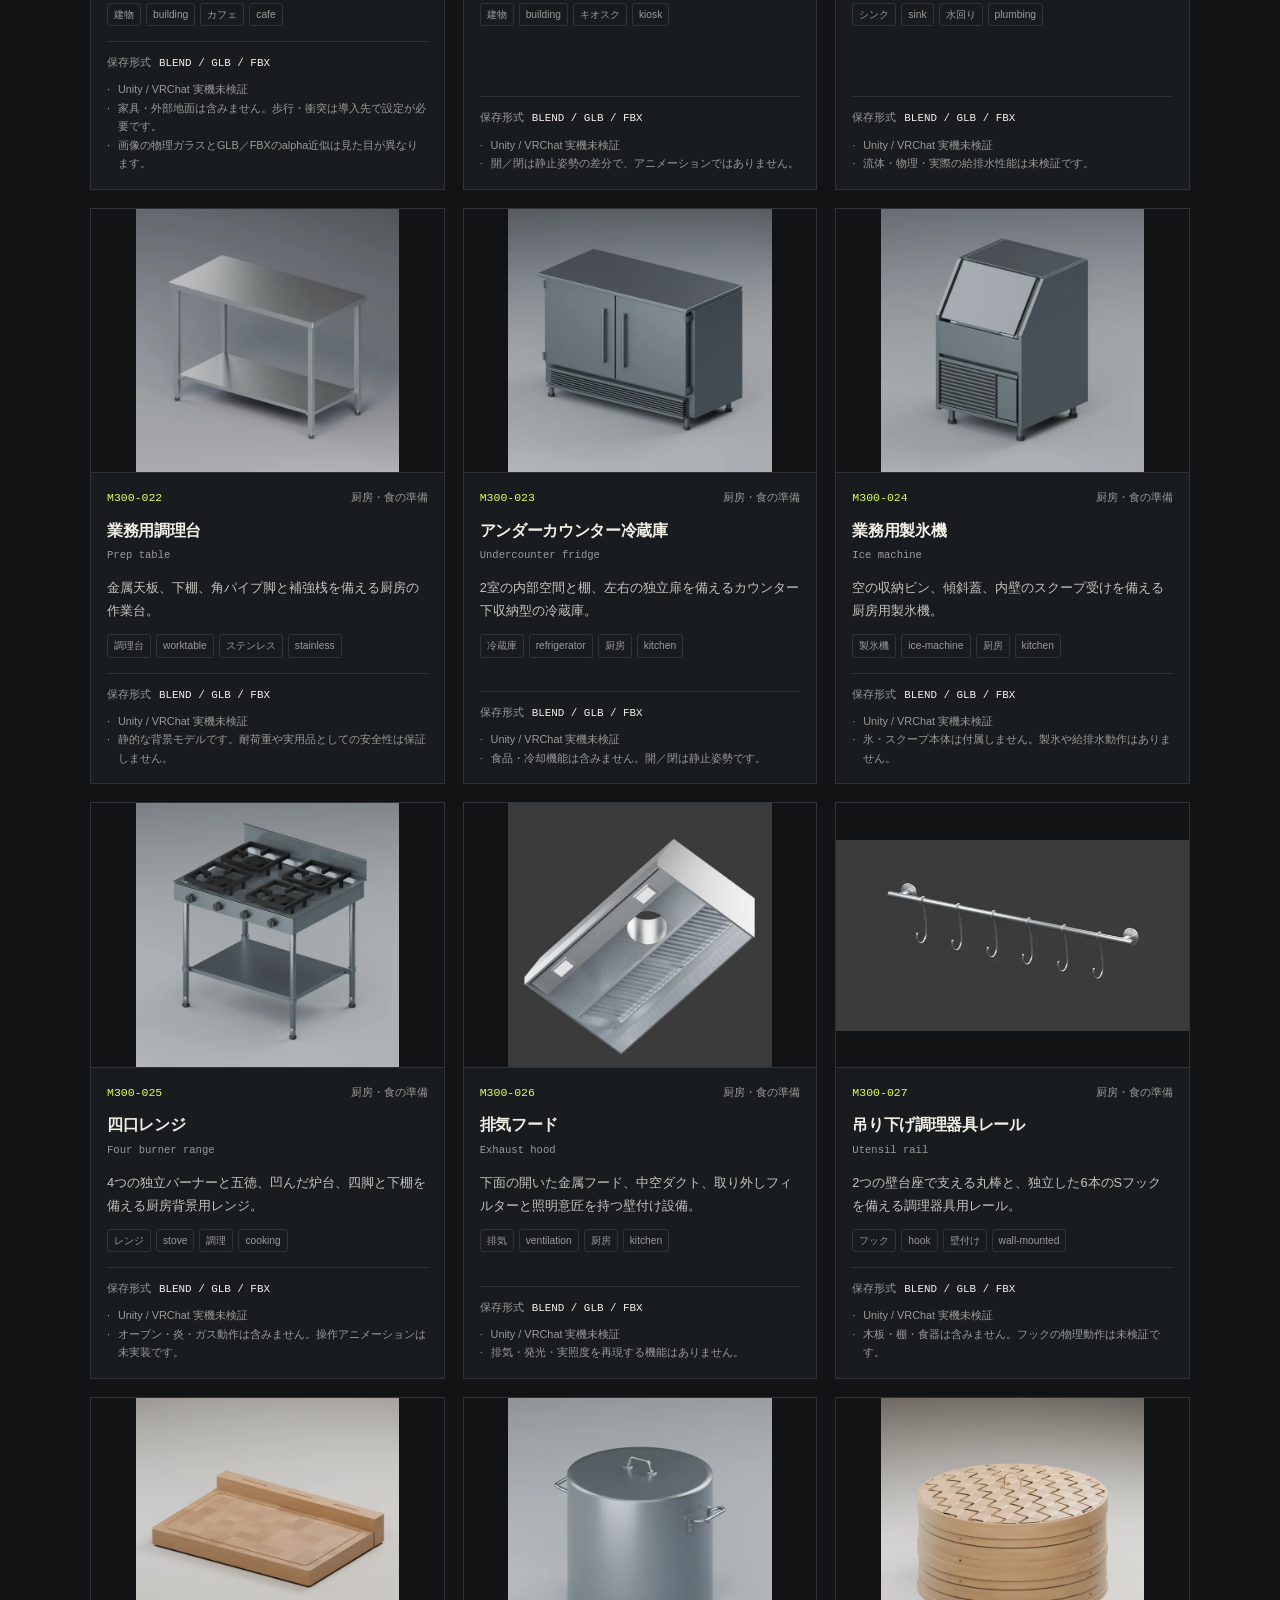
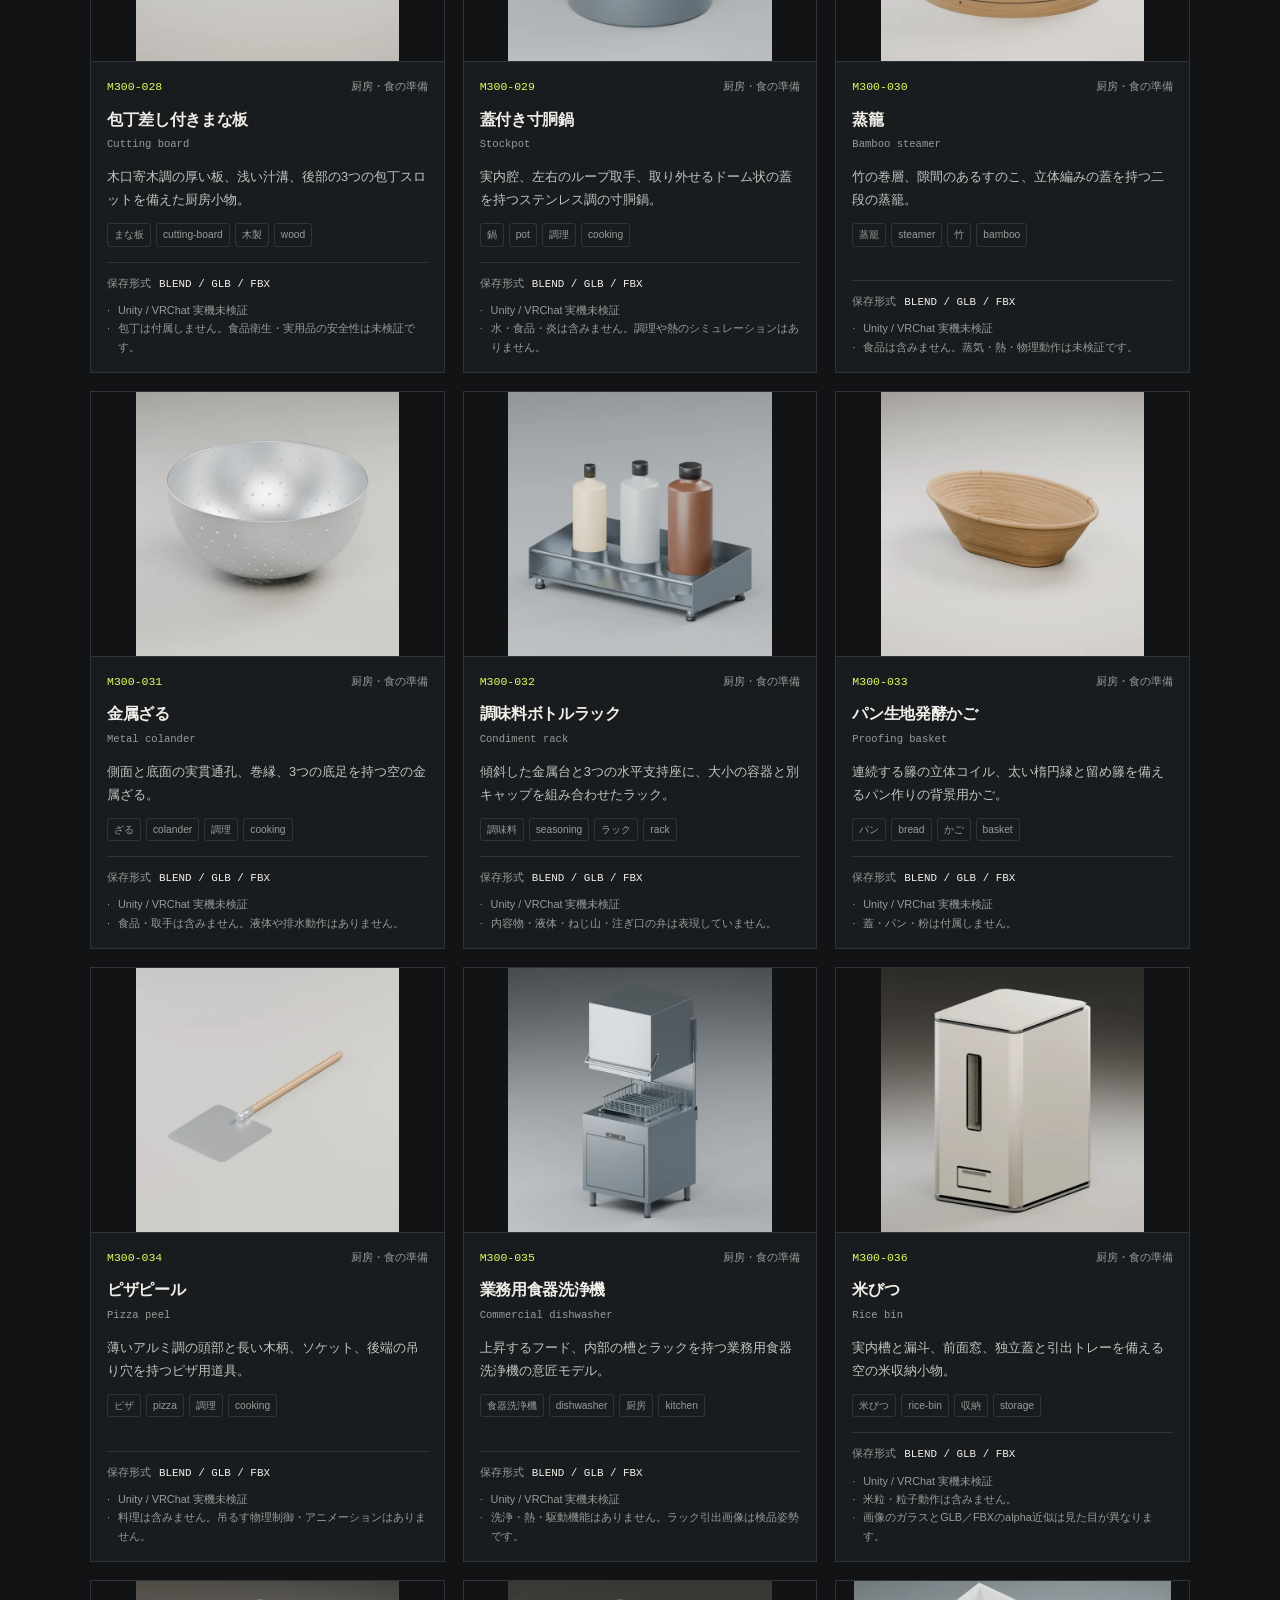
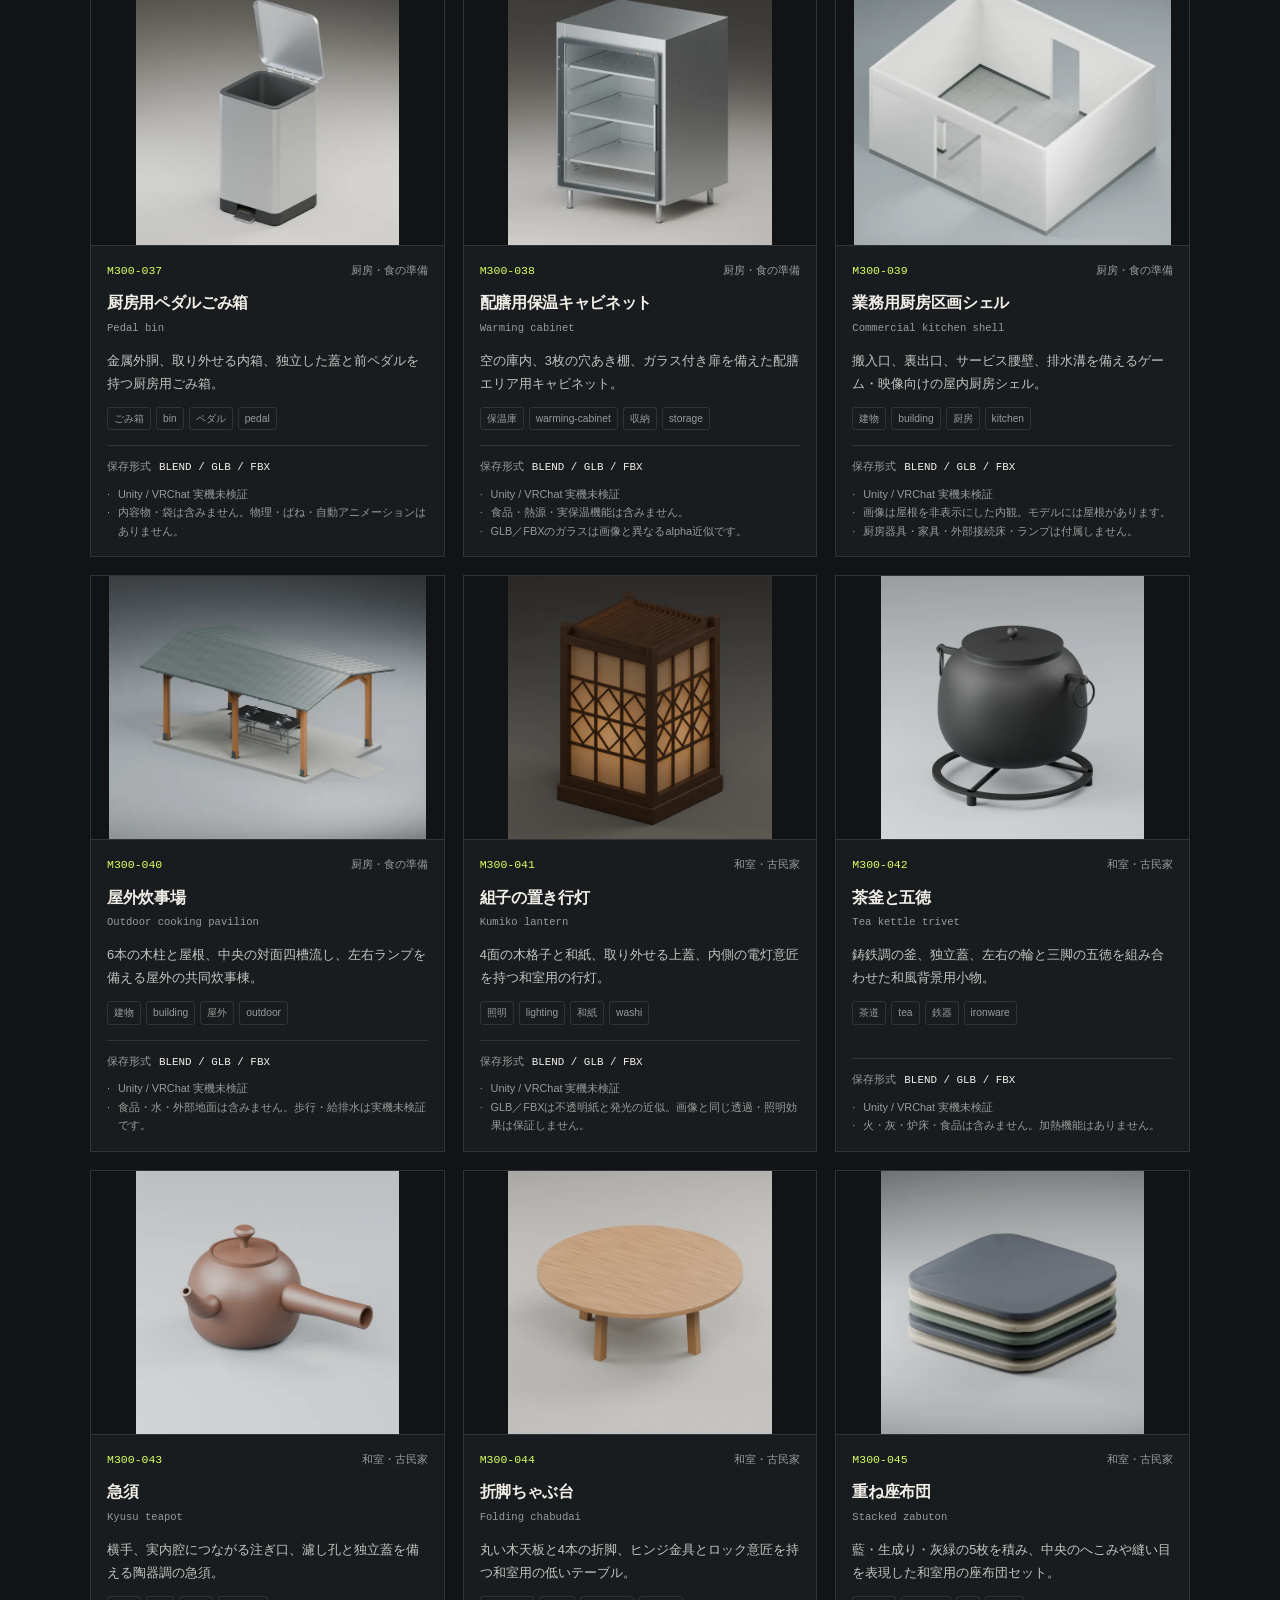
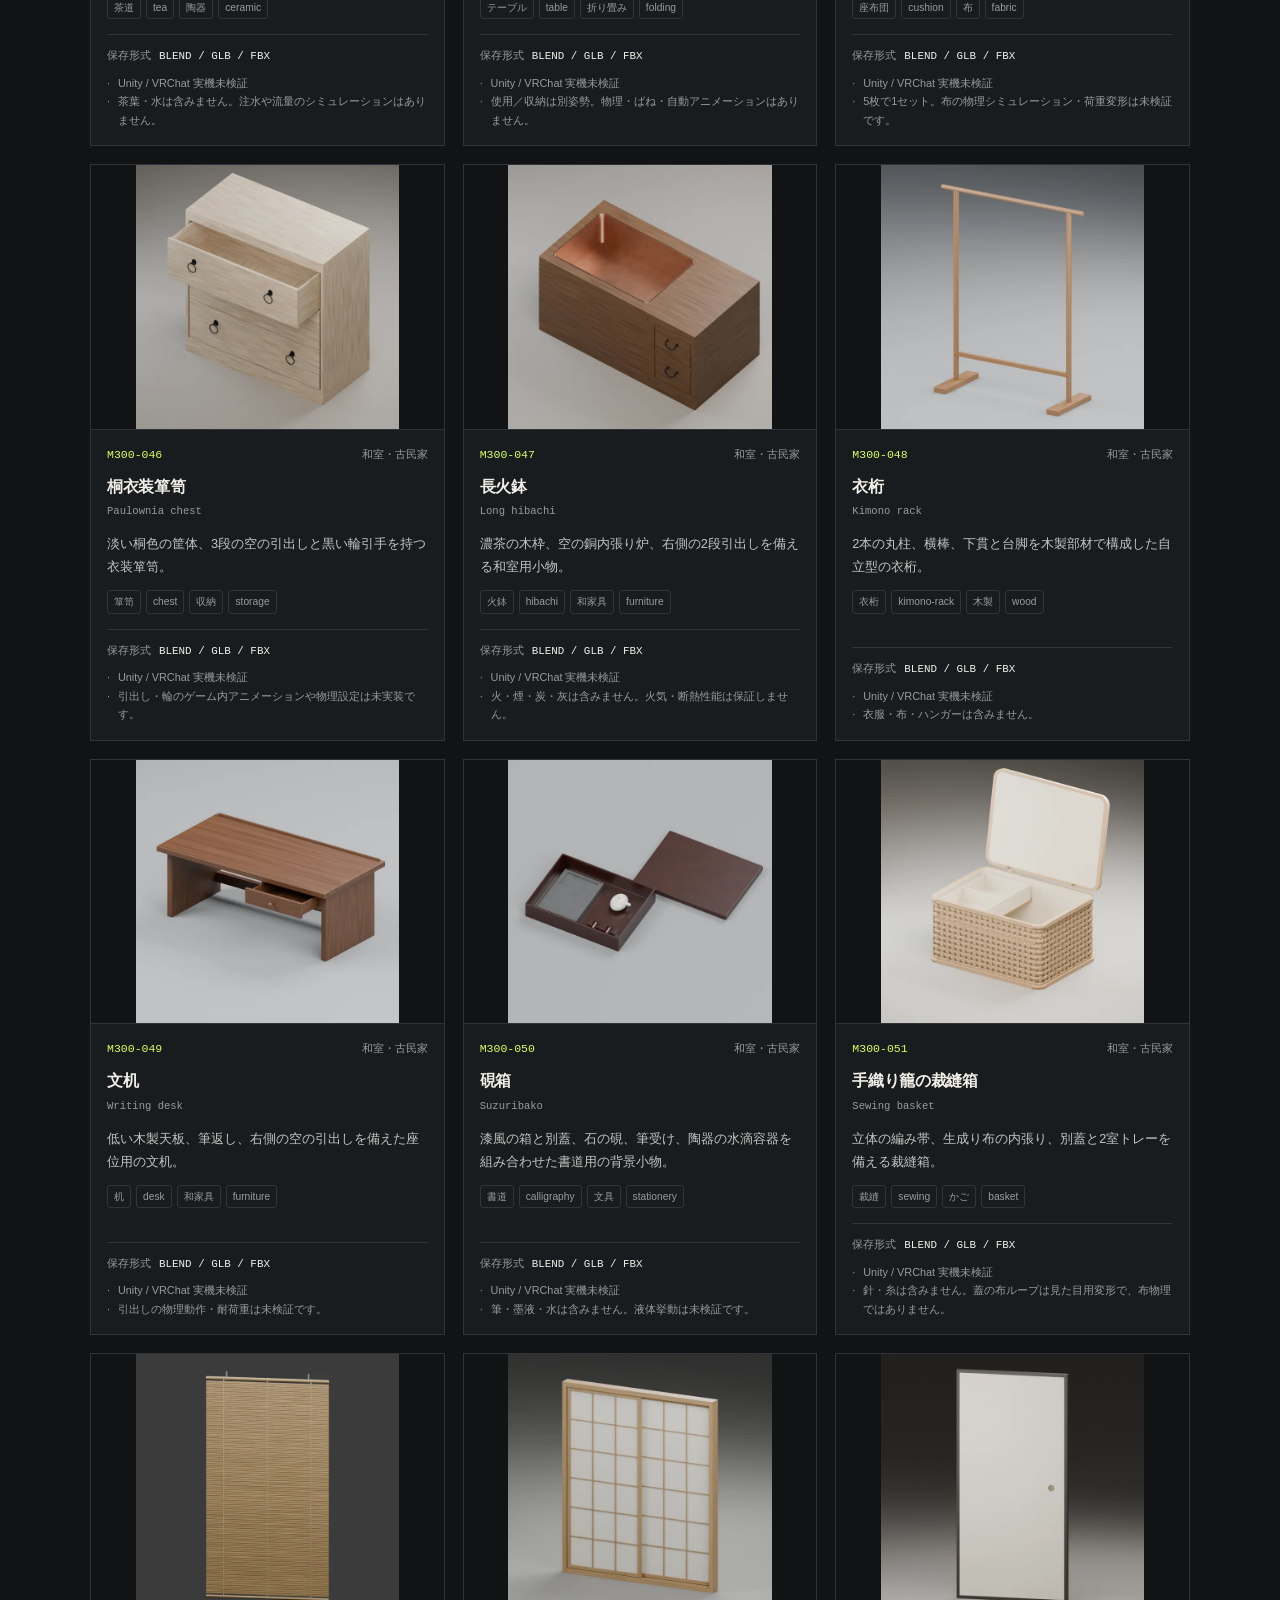
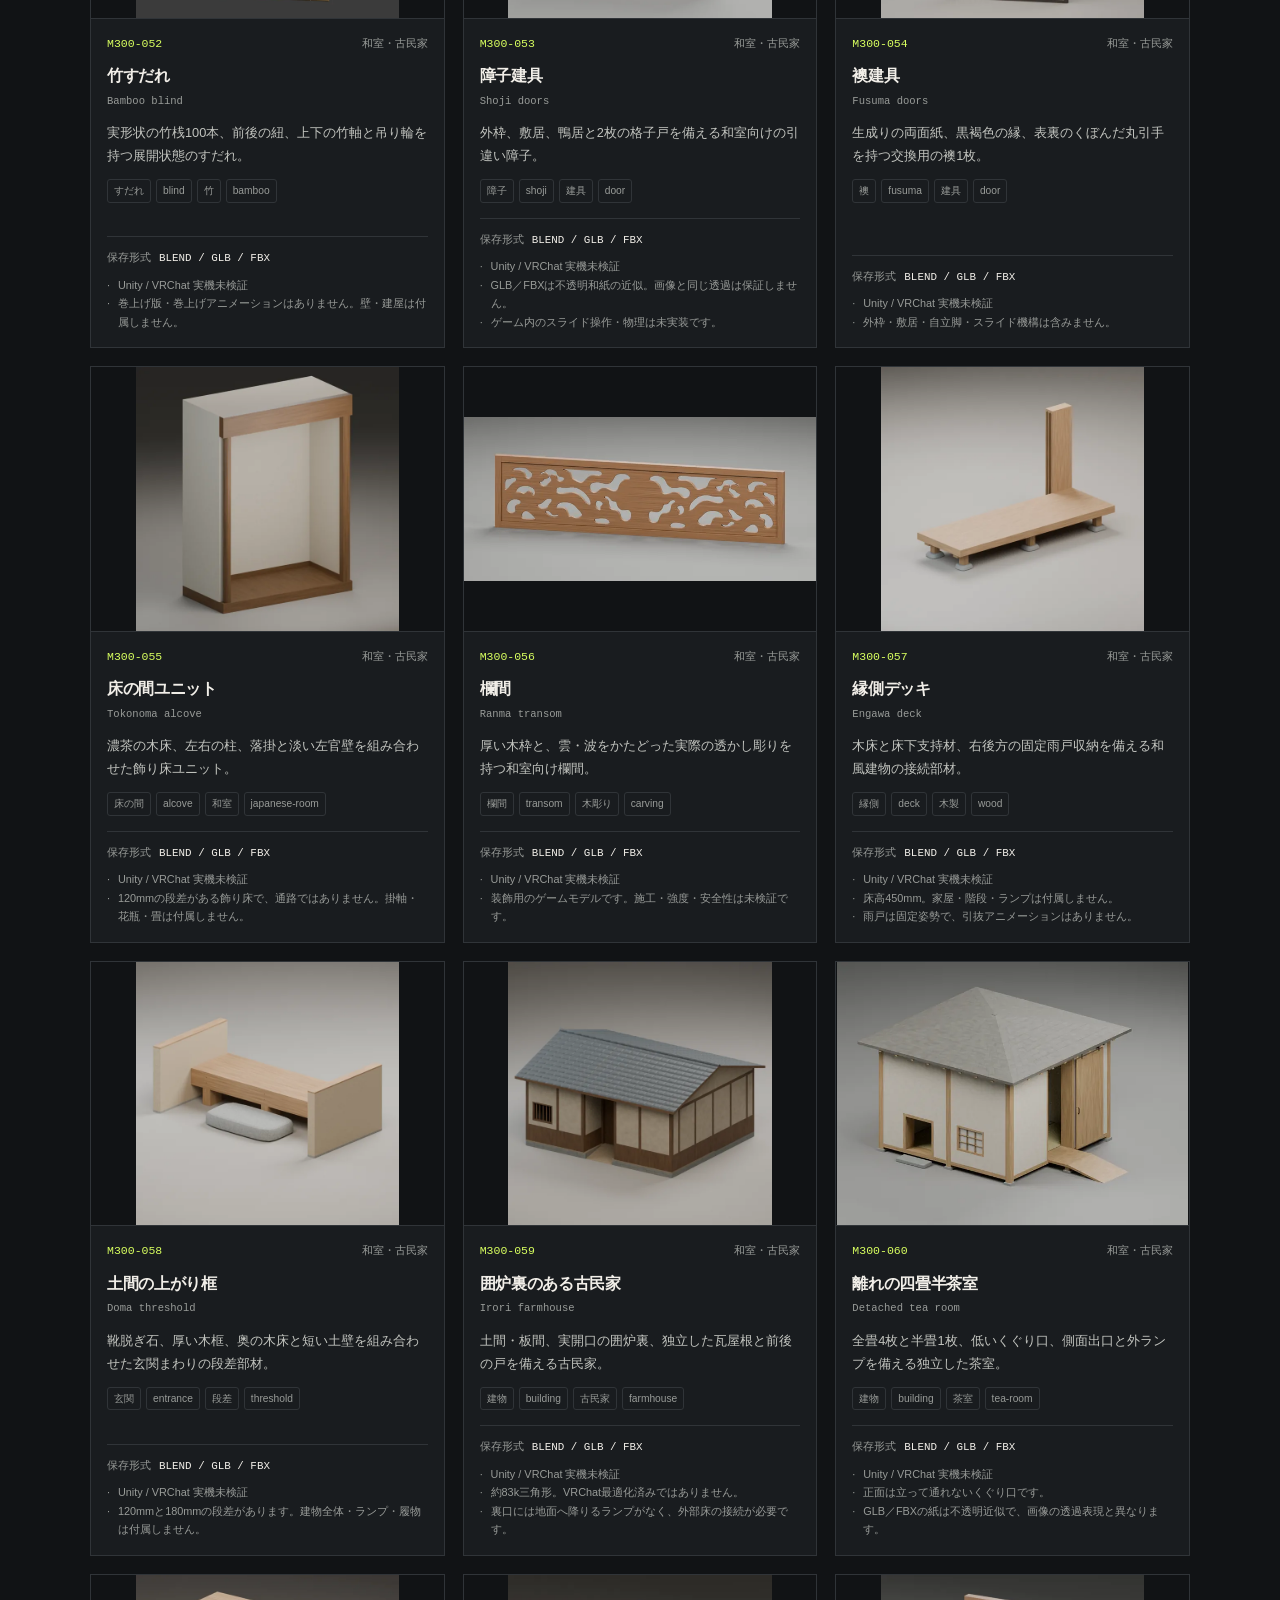
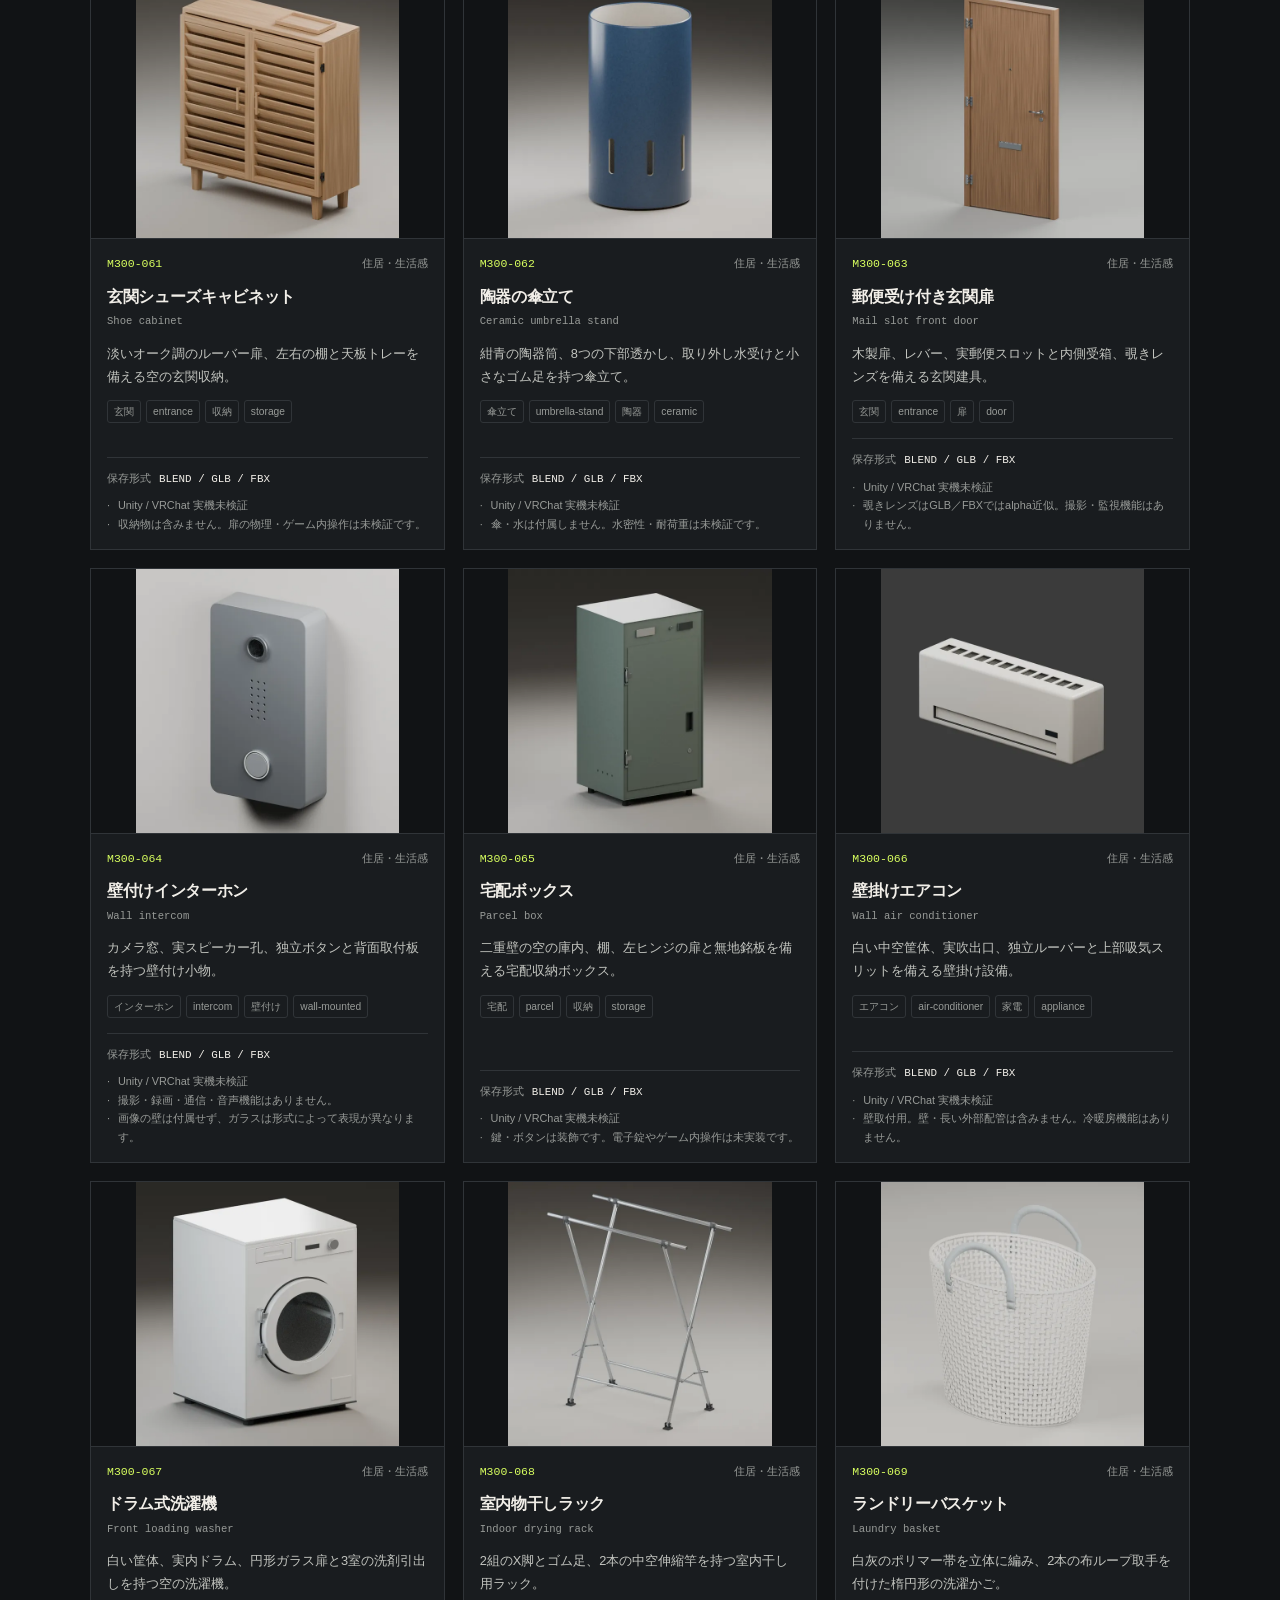
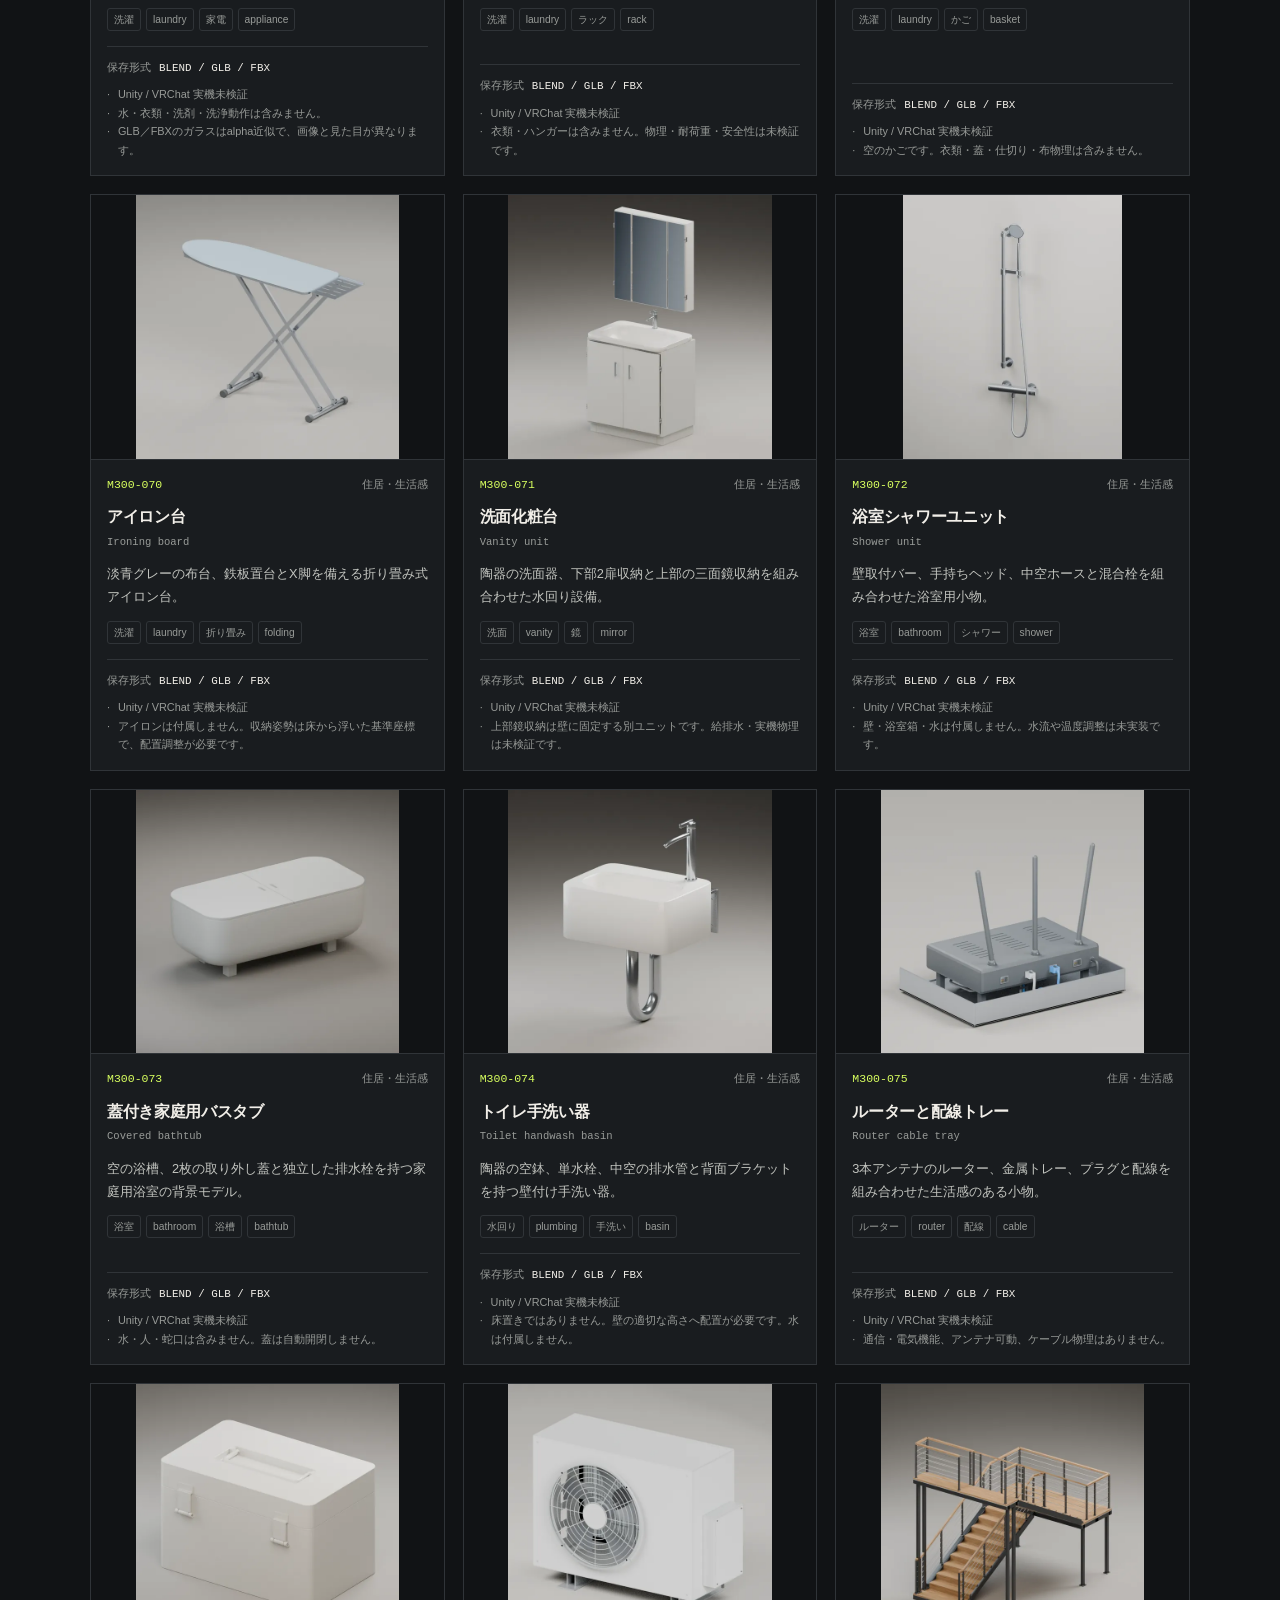
<file: models.html>
<!doctype html>
<html lang="ja">
<head>
  <meta charset="UTF-8">
  <meta name="viewport" content="width=device-width, initial-scale=1">
  <title>3Dモデル一覧・検索 — GAI</title>
  <meta name="description" content="GAIが制作した3Dモデル103点のカタログ。実モデルのプレビューを、名前・ID・日本語と英語のタグ・カテゴリで検索できます。">
  <link rel="stylesheet" href="styles.css?v=preview-4">
  <link rel="stylesheet" href="models.css?v=20261029-1">
</head>
<body>
  <a class="models-skip" href="#model-search">検索へ移動</a>
  <header class="site-header">
    <a class="brand" href="index.html">GAI<span>・</span></a>
    <nav aria-label="メインナビゲーション">
      <a href="index.html#works">Works</a>
      <a href="models.html" aria-current="page">3D Models</a>
      <a href="index.html#memo">Memo</a>
      <a class="tiny-link" href="https://github.com/kamibukuro18" target="_blank" rel="noreferrer">GitHub ↗</a>
    </nav>
  </header>
  <main class="models-page" id="top">
    <div class="models-intro">
      <a class="models-back" href="index.html#works">← 作品棚に戻る</a>
      <p class="kicker">3D MODEL INDEX / M300</p>
      <h1>3Dモデルの制作カタログ</h1>
      <p class="models-lead">日常の道具から、建物まで。<br>制作・保存済みのモデルを、ひとつの棚に。</p>
      <p class="models-scope"><span id="model-total">103</span>点 · M300-001〜103 · <time id="model-updated" datetime="2026-10-29">2026.10.29</time> 更新</p>
    </div>
    <aside class="models-notice" aria-label="掲載内容について">
      <p><strong>ここは作品紹介のカタログです。</strong>画像は実モデルのレンダーです。モデルデータの配布・販売や、利用ライセンスの付与は行っていません。</p>
      <p>形式は保存済みデータの形式を示します。Unity / VRChat の実機動作は未検証です。各モデルの注意事項もあわせてご確認ください。</p>
    </aside>
    <section class="models-controls" aria-label="モデルを検索・絞り込む">
      <form id="model-search-form" role="search">
        <label for="model-search">名前・ID・タグで検索</label>
        <div class="models-search-row">
          <input type="search" id="model-search" name="q" placeholder="例：コーヒー / coffee / M300-001" aria-describedby="model-search-hint" autocomplete="off" disabled>
          <button id="model-reset" class="models-reset" type="button" disabled>リセット</button>
        </div>
        <p id="model-search-hint" class="models-hint">日本語・英語で検索できます。スペースで区切ると、すべての語を含むモデルを表示します。</p>
      </form>
      <div class="models-category-heading" id="model-category-label">カテゴリ</div>
      <div id="model-categories" class="models-categories" role="group" aria-labelledby="model-category-label"></div>
    </section>
    <section class="models-results" aria-labelledby="model-results-title">
      <div class="models-results-head">
        <h2 id="model-results-title">モデル一覧</h2>
        <p id="model-result-count" role="status" aria-live="polite" aria-atomic="true">読み込み中…</p>
      </div>
      <div id="model-grid" class="model-grid" aria-busy="true"></div>
      <div id="model-empty" class="models-empty" hidden>
        <h3>一致するモデルがありません</h3>
        <p>検索語を短くするか、カテゴリを変えてみてください。</p>
        <button class="models-reset" id="model-empty-reset" type="button">条件をリセットして全件表示</button>
      </div>
      <div id="model-error" class="models-empty" role="alert" hidden>
        <h3>カタログを読み込めませんでした</h3>
        <p>通信状態を確認して、もう一度お試しください。</p>
        <button class="models-reset" id="model-retry" type="button">もう一度読み込む</button>
      </div>
      <noscript><p class="models-empty">検索・一覧表示にはJavaScriptが必要です。ブラウザーでJavaScriptを有効にして再読み込みしてください。</p></noscript>
    </section>
    <div class="models-bottom"><a href="index.html#works">← 作品棚に戻る</a><a href="#top">ページの先頭へ ↑</a></div>
  </main>
  <footer><span>GAI / gaisan</span><span>© 2026</span></footer>
  <script src="models.js?v=20261029-1" defer></script>
</body>
</html>
</file>
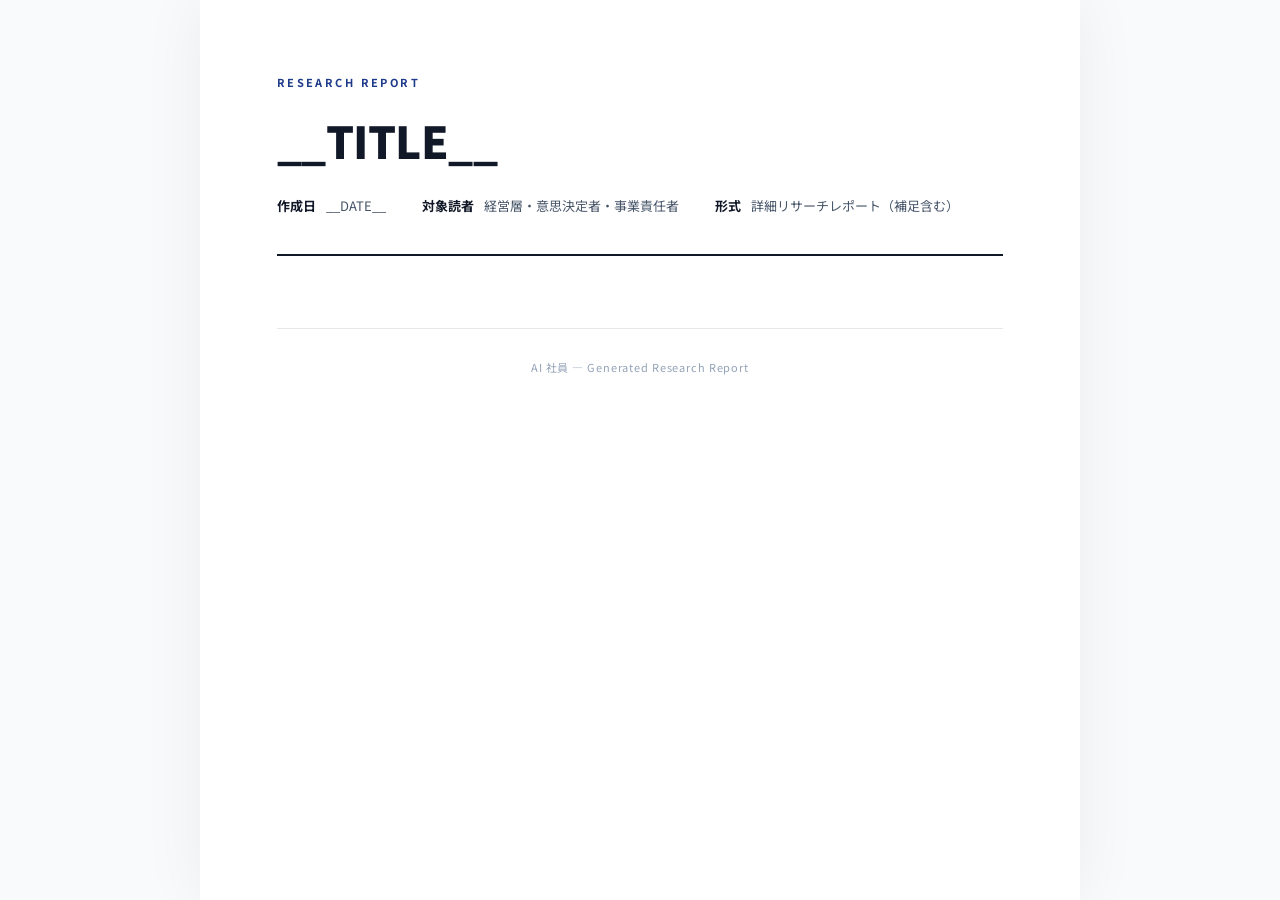
<file: .claude/templates/report-template.html>
<!DOCTYPE html>
<html lang="ja">
<head>
<meta charset="UTF-8">
<meta name="viewport" content="width=device-width, initial-scale=1.0">
<title>__TITLE__ — リサーチレポート</title>
<link rel="preconnect" href="https://fonts.googleapis.com">
<link rel="preconnect" href="https://fonts.gstatic.com" crossorigin>
<link href="https://fonts.googleapis.com/css2?family=Noto+Sans+JP:wght@400;500;700;900&family=Noto+Serif+JP:wght@400;700&display=swap" rel="stylesheet">
<style>
:root {
  --color-text: #111827;
  --color-text-secondary: #475569;
  --color-text-muted: #94A3B8;
  --color-accent: #1E3A8A;
  --color-accent-soft: #3B5BB8;
  --color-bg: #FFFFFF;
  --color-surface: #F8FAFC;
  --color-surface-2: #F1F5F9;
  --color-border: #E5E7EB;
  --color-border-strong: #CBD5E1;
  --max-width: 880px;
  --font-sans: 'Noto Sans JP', sans-serif;
  --font-serif: 'Noto Serif JP', serif;
}

* { margin: 0; padding: 0; box-sizing: border-box; }
html { scroll-behavior: smooth; }
body {
  font-family: var(--font-sans);
  color: var(--color-text);
  background: var(--color-surface);
  line-height: 1.85;
  font-size: 16px;
  -webkit-font-smoothing: antialiased;
  text-rendering: optimizeLegibility;
}

.report {
  max-width: var(--max-width);
  margin: 0 auto;
  background: var(--color-bg);
  padding: clamp(56px, 8vh, 112px) clamp(32px, 6vw, 88px);
  min-height: 100vh;
  box-shadow: 0 0 60px rgba(15, 23, 42, 0.06);
}

/* ヘッダー */
.report-header {
  border-bottom: 2px solid var(--color-text);
  padding-bottom: 36px;
  margin-bottom: 64px;
}
.report-header .label {
  font-size: 11px;
  letter-spacing: 0.22em;
  font-weight: 700;
  color: var(--color-accent);
  text-transform: uppercase;
  margin-bottom: 20px;
}
.report-header h1 {
  font-size: clamp(30px, 4.4vw, 44px);
  line-height: 1.3;
  font-weight: 900;
  margin-bottom: 24px;
  letter-spacing: -0.012em;
  color: var(--color-text);
}
.report-header .meta {
  display: flex;
  flex-wrap: wrap;
  gap: 12px 36px;
  font-size: 13px;
  color: var(--color-text-secondary);
}
.report-header .meta .item { display: flex; gap: 10px; align-items: baseline; }
.report-header .meta dt { font-weight: 700; color: var(--color-text); }

/* 目次 */
.toc {
  background: var(--color-surface);
  border-left: 4px solid var(--color-accent);
  padding: 28px 36px;
  margin: 56px 0;
}
.toc h2 {
  font-size: 12px;
  letter-spacing: 0.18em;
  text-transform: uppercase;
  color: var(--color-accent);
  margin-bottom: 18px;
  border: none;
  padding: 0;
  font-weight: 700;
}
.toc ol {
  list-style: none;
  counter-reset: toc-counter;
  padding-left: 0;
}
.toc ol li {
  counter-increment: toc-counter;
  padding: 8px 0;
  border-bottom: 1px dashed var(--color-border);
  font-size: 14px;
  display: flex;
  gap: 16px;
}
.toc ol li:last-child { border-bottom: none; }
.toc ol li::before {
  content: counter(toc-counter, decimal-leading-zero);
  font-weight: 700;
  color: var(--color-accent);
  font-variant-numeric: tabular-nums;
  flex-shrink: 0;
}
.toc ol li a {
  color: var(--color-text);
  text-decoration: none;
  flex: 1;
}
.toc ol li a:hover { color: var(--color-accent); text-decoration: underline; text-underline-offset: 3px; }

/* 章 */
.section {
  margin-top: 72px;
  scroll-margin-top: 24px;
}
.section h2 {
  font-size: clamp(22px, 2.8vw, 30px);
  font-weight: 700;
  margin-bottom: 28px;
  padding-bottom: 14px;
  border-bottom: 1px solid var(--color-text);
  letter-spacing: -0.008em;
  display: flex;
  gap: 20px;
  align-items: baseline;
}
.section h2 .num {
  font-size: 0.7em;
  font-weight: 900;
  color: var(--color-accent);
  font-variant-numeric: tabular-nums;
  letter-spacing: 0;
}
.section h3 {
  font-size: clamp(18px, 2vw, 22px);
  font-weight: 700;
  margin-top: 40px;
  margin-bottom: 18px;
  color: var(--color-accent);
  letter-spacing: -0.005em;
}
.section h4 {
  font-size: 16px;
  font-weight: 700;
  margin-top: 28px;
  margin-bottom: 14px;
  color: var(--color-text);
}

.section p {
  margin-bottom: 18px;
  font-size: 15px;
  line-height: 1.95;
}

.section ul, .section ol {
  margin-bottom: 18px;
  padding-left: 26px;
  font-size: 15px;
}
.section li { margin-bottom: 10px; line-height: 1.85; }
.section ul li::marker { color: var(--color-accent); }

.section strong { font-weight: 700; color: var(--color-text); }
.section em { font-style: normal; background: linear-gradient(transparent 65%, rgba(30, 58, 138, 0.12) 65%); padding: 0 2px; }

/* キーファインディングカード（エグゼクティブサマリー用） */
.key-findings {
  background: linear-gradient(180deg, var(--color-surface) 0%, white 100%);
  border: 1px solid var(--color-border-strong);
  border-radius: 4px;
  padding: 36px 40px;
  margin: 40px 0;
}
.key-findings .label {
  font-size: 11px;
  letter-spacing: 0.22em;
  text-transform: uppercase;
  color: var(--color-accent);
  font-weight: 700;
  margin-bottom: 24px;
}
.key-findings ol {
  counter-reset: kf-counter;
  list-style: none;
  padding: 0;
  margin: 0;
}
.key-findings ol li {
  counter-increment: kf-counter;
  display: flex;
  gap: 20px;
  padding: 14px 0;
  border-bottom: 1px dashed var(--color-border);
  font-size: 15px;
  line-height: 1.7;
}
.key-findings ol li:last-child { border-bottom: none; }
.key-findings ol li::before {
  content: counter(kf-counter, decimal-leading-zero);
  flex-shrink: 0;
  font-weight: 900;
  color: var(--color-accent);
  font-size: 24px;
  line-height: 1.2;
  font-variant-numeric: tabular-nums;
  min-width: 36px;
}

/* コールアウト（補足情報） */
.callout {
  background: var(--color-surface);
  border-left: 4px solid var(--color-accent-soft);
  padding: 18px 26px;
  margin: 28px 0;
  font-size: 14px;
  border-radius: 0 4px 4px 0;
}
.callout .callout-label {
  font-size: 11px;
  letter-spacing: 0.18em;
  text-transform: uppercase;
  color: var(--color-accent);
  font-weight: 700;
  margin-bottom: 8px;
}

/* 注記 */
.note {
  font-size: 13px;
  color: var(--color-text-secondary);
  padding: 12px 16px;
  background: var(--color-surface-2);
  border-radius: 3px;
  margin: 16px 0;
}

/* 引用 */
blockquote {
  border-left: 3px solid var(--color-accent-soft);
  padding: 8px 28px;
  margin: 28px 0;
  font-family: var(--font-serif);
  color: var(--color-text-secondary);
  font-size: 17px;
  line-height: 1.8;
}
blockquote cite {
  display: block;
  font-family: var(--font-sans);
  font-style: normal;
  font-size: 13px;
  color: var(--color-text-muted);
  margin-top: 10px;
}

/* テーブル */
.section table {
  width: 100%;
  border-collapse: collapse;
  margin: 28px 0;
  font-size: 14px;
  font-variant-numeric: tabular-nums;
}
.section thead th {
  background: var(--color-text);
  color: white;
  padding: 14px 18px;
  text-align: left;
  font-weight: 700;
  font-size: 13px;
  letter-spacing: 0.04em;
  border-bottom: 2px solid var(--color-text);
}
.section tbody td {
  padding: 14px 18px;
  border-bottom: 1px solid var(--color-border);
  vertical-align: top;
  line-height: 1.7;
}
.section tbody tr:nth-child(even) td { background: #FAFBFC; }
.section tbody tr:hover td { background: var(--color-surface); }

/* シナリオブロック */
.scenarios {
  display: grid;
  grid-template-columns: repeat(auto-fit, minmax(220px, 1fr));
  gap: 16px;
  margin: 28px 0;
}
.scenario {
  border: 1px solid var(--color-border-strong);
  padding: 20px 24px;
  border-radius: 4px;
}
.scenario .scen-label {
  font-size: 11px;
  letter-spacing: 0.18em;
  text-transform: uppercase;
  font-weight: 700;
  margin-bottom: 8px;
  color: var(--color-text-secondary);
}
.scenario.optimistic { border-top: 4px solid #16A34A; }
.scenario.optimistic .scen-label { color: #16A34A; }
.scenario.base { border-top: 4px solid var(--color-accent); }
.scenario.base .scen-label { color: var(--color-accent); }
.scenario.pessimistic { border-top: 4px solid #DC2626; }
.scenario.pessimistic .scen-label { color: #DC2626; }
.scenario h4 { font-size: 16px; margin-top: 0; margin-bottom: 12px; }
.scenario p { font-size: 14px; line-height: 1.7; margin-bottom: 8px; }

/* リンク */
a { color: var(--color-accent); text-decoration: underline; text-underline-offset: 2px; text-decoration-thickness: 1px; }
a:hover { text-decoration-thickness: 2px; }

/* 出典 */
.references {
  margin-top: 96px;
  padding-top: 36px;
  border-top: 1px solid var(--color-border-strong);
}
.references h2 {
  font-size: 13px;
  letter-spacing: 0.2em;
  text-transform: uppercase;
  color: var(--color-text-secondary);
  border: none;
  padding: 0;
  margin-bottom: 24px;
  display: block;
}
.references ol {
  list-style: decimal;
  padding-left: 36px;
  font-size: 13px;
  color: var(--color-text-secondary);
}
.references ol li { margin-bottom: 10px; line-height: 1.7; }
.references ol li a { color: var(--color-accent-soft); }

/* フッター */
.report-footer {
  margin-top: 72px;
  padding-top: 28px;
  border-top: 1px solid var(--color-border);
  font-size: 11px;
  color: var(--color-text-muted);
  text-align: center;
  letter-spacing: 0.08em;
}

/* 印刷 */
@media print {
  body { background: white; font-size: 11pt; }
  .report { box-shadow: none; padding: 16mm; max-width: 100%; }
  .toc, .section, .key-findings, .scenarios, blockquote { page-break-inside: avoid; }
  a { color: var(--color-text); text-decoration: none; }
}

/* レスポンシブ */
@media (max-width: 720px) {
  .report { padding: 36px 22px; }
  .report-header h1 { font-size: 26px; }
  .section h2 { font-size: 22px; }
  .key-findings { padding: 24px 24px; }
  .key-findings ol li { gap: 14px; }
  .scenarios { grid-template-columns: 1fr; }
}
</style>
</head>
<body>
<article class="report">
  <header class="report-header">
    <div class="label">Research Report</div>
    <h1>__TITLE__</h1>
    <dl class="meta">
      <div class="item"><dt>作成日</dt><dd>__DATE__</dd></div>
      <div class="item"><dt>対象読者</dt><dd>経営層・意思決定者・事業責任者</dd></div>
      <div class="item"><dt>形式</dt><dd>詳細リサーチレポート（補足含む）</dd></div>
    </dl>
  </header>

  <!-- ===== REPORT_BODY_PLACEHOLDER ===== -->
  <!-- reporter エージェントは Edit ツールで、この HTMLコメントブロック全体を      -->
  <!-- 実際のレポート本文に置換する。次のセクション群を含めること:                 -->
  <!--   1. 目次（class="toc"）                                                      -->
  <!--   2. エグゼクティブサマリー（class="key-findings"）                           -->
  <!--   3. 各章（class="section"、ID付き）                                          -->
  <!--   4. 参考資料（class="references"）                                           -->
  <!-- マークアップ詳細は reporter.md を参照。                                       -->
  <!-- ===== END REPORT_BODY_PLACEHOLDER ===== -->

  <footer class="report-footer">
    AI 社員 — Generated Research Report
  </footer>
</article>
</body>
</html>
</file>
<file: styles.css>
*{box-sizing:border-box} :root{--bg:#111315;--panel:#191c1f;--line:#303438;--text:#f1eee8;--muted:#989b98;--accent:#d8ff5f}html{scroll-behavior:smooth}body{margin:0;background:var(--bg);color:var(--text);font-family:"Noto Sans JP",sans-serif;line-height:1.6}a{color:inherit;text-decoration:none}button{font:inherit}.site-header,main,footer{width:min(1100px,calc(100% - 48px));margin:auto}.site-header{height:76px;display:flex;align-items:center;justify-content:space-between;border-bottom:1px solid var(--line)}.brand{font:900 1.2rem "DM Mono";letter-spacing:.1em}.brand span{color:var(--accent)}nav{display:flex;gap:22px;align-items:center}nav a{font:500 .8rem "DM Mono";color:var(--muted)}nav a:hover,nav a:focus-visible{color:var(--accent)}.tiny-link{font-size:.68rem;padding:5px 9px;border:1px solid var(--line);border-radius:99px}.hero{min-height:520px;display:flex;justify-content:space-between;align-items:center;padding:86px 0 100px}.kicker,.work-label,.visual-label{font:500 .68rem "DM Mono";letter-spacing:.14em;color:var(--muted)}h1{font-size:clamp(2.5rem,6vw,5.2rem);line-height:1.18;letter-spacing:-.06em;margin:18px 0 24px}h1 em{font-style:normal;color:var(--accent)}.hero-copy{color:var(--muted);font-size:1rem}.hero-link,.primary-action{display:inline-block;color:var(--accent);font-weight:700;margin-top:22px;border-bottom:1px solid var(--accent);padding-bottom:4px}.hero-mark{position:relative;width:280px;height:280px;border:1px solid var(--line);border-radius:50%;display:grid;place-items:center;transform:rotate(8deg)}.hero-mark span{font:900 11rem "DM Mono";color:var(--accent);line-height:1}.hero-mark i{position:absolute;width:20px;height:20px;background:var(--accent);border-radius:50%;top:35px;right:42px}.hero-mark b{position:absolute;bottom:38px;left:40px;font:500 .6rem "DM Mono";letter-spacing:.12em;line-height:1.5;color:var(--muted)}.section{padding:55px 0}.section-head{display:flex;justify-content:space-between;align-items:end;margin-bottom:28px;border-bottom:1px solid var(--line);padding-bottom:15px}.section-head h2{font-size:2rem;margin:5px 0 0;letter-spacing:-.05em}.section-note{display:none}.featured-grid,.works-grid{display:grid;grid-template-columns:repeat(3,1fr);gap:16px}.works-grid{grid-template-columns:repeat(3,1fr);margin-top:20px}.work-card{background:var(--panel);border:1px solid var(--line);min-width:0}.work-card:hover,.work-card:focus-within{border-color:var(--accent)}.visual{height:190px;display:flex;flex-direction:column;justify-content:space-between;padding:20px;position:relative;overflow:hidden}.visual:after{content:"";position:absolute;width:170px;height:170px;border:1px solid currentColor;border-radius:50%;right:-35px;bottom:-65px;opacity:.35}.visual-glyph{font:400 5rem "DM Mono";line-height:1;position:relative;z-index:1}.visual-label{position:relative;z-index:1;color:inherit}.visual-source{font:500 .56rem "DM Mono";opacity:.65;position:relative;z-index:1}.coral{background:#9f584c;color:#ffd2bb}.violet{background:#5b4a82;color:#e9dcff}.mint{background:#527d70;color:#d5ffdf}.blue{background:#3d6685;color:#d8edff}.work-info{padding:18px}.work-top{display:flex;justify-content:space-between;gap:10px}.status{font-size:.68rem;color:var(--accent);white-space:nowrap}.work-info h3{margin:12px 0 6px;font-size:1.35rem;letter-spacing:-.04em}.work-info p{color:var(--muted);font-size:.86rem;min-height:48px;margin:0}.work-actions{display:flex;gap:15px;align-items:center;margin-top:15px}.primary-action,.external-action{margin:0;font-size:.78rem}.external-action{color:var(--muted)}.filter-row{display:flex;gap:7px;flex-wrap:wrap;margin-top:45px}.filter{background:transparent;color:var(--muted);border:1px solid var(--line);padding:9px 14px;border-radius:99px;cursor:pointer;font-size:.78rem}.filter:hover,.filter:focus-visible,.filter.active{background:var(--accent);border-color:var(--accent);color:#111}.empty-state{padding:45px;border:1px dashed var(--line);color:var(--muted);text-align:center}.memo-section{padding-bottom:100px}.text-link{font-size:.8rem;color:var(--accent)}.memo-grid{display:grid;grid-template-columns:repeat(3,1fr);gap:16px}.memo{padding:20px 0;border-top:2px solid var(--line)}.memo span{font:500 .7rem "DM Mono";color:var(--accent)}.memo h3{margin:12px 0 4px;font-size:1rem}.memo p{margin:0;color:var(--muted);font-size:.82rem}footer{border-top:1px solid var(--line);padding:22px 0 45px;display:flex;justify-content:space-between;font:500 .68rem "DM Mono";color:var(--muted)}@media(max-width:760px){.site-header,main,footer{width:min(100% - 28px,620px)}.site-header{height:auto;padding:18px 0;align-items:flex-start;gap:15px;flex-direction:column}nav{width:100%;overflow:auto;gap:14px}.hero{padding:42px 0 48px;min-height:auto}.hero-mark{display:none}.hero-mark span{font-size:5rem}.hero-mark b{left:18px;bottom:18px}.hero-mark i{top:18px;right:20px;width:12px;height:12px}.section-head{display:block}.featured-grid,.works-grid,.memo-grid{grid-template-columns:1fr}.works-grid{margin-top:14px}.visual{height:160px}h1{font-size:2.35rem}}


.hero{min-height:360px!important;padding:40px 0 45px!important}.section-note{display:none!important}@media(max-width:760px){.hero{padding:32px 0 40px!important}.hero-mark{display:none!important}}

/* Review fixes: compact opening, contained mobile layout, usable detail pages. */
[hidden]{display:none!important}
.hero{min-height:0!important;padding:34px 0 32px!important;gap:28px}
.hero>div:first-child{min-width:0;flex:1}
.hero h1{font-size:clamp(2rem,3.5vw,3.2rem);line-height:1.3;letter-spacing:-.035em;margin:12px 0 16px;overflow-wrap:anywhere}
.hero-copy{font-size:.9rem;margin:0}
.hero-link{margin-top:16px}
.hero-mark{width:160px;height:160px;flex:0 0 160px}
.hero-mark span{font-size:6rem}
.hero-mark i{width:12px;height:12px;top:20px;right:25px}
.hero-mark b{font-size:.5rem;left:22px;bottom:20px}
.hero+.section{padding-top:22px}
.featured-grid,.works-grid,.memo-grid{grid-template-columns:repeat(3,minmax(0,1fr))}
.work-card{display:flex;flex-direction:column}
.visual{height:176px;flex-shrink:0;padding:12px 16px}
.visual-art{position:absolute;inset:0 0 20px;display:grid;place-items:center}
.visual-art svg{width:100%;height:100%}
.visual-label{margin-top:auto;font-size:.6rem}
.visual-source{position:absolute;right:9px;top:8px;font:500 .58rem monospace}
.work-info{display:flex;flex-direction:column;flex:1;min-width:0}
.work-info p{display:-webkit-box;-webkit-box-orient:vertical;-webkit-line-clamp:3;overflow:hidden;min-height:4.8em}
.work-actions{margin-top:auto;padding-top:16px;flex-wrap:wrap}
.work-info h3{overflow-wrap:anywhere}
.work-top{flex-wrap:wrap}
.work-label,.kicker,.visual-label,.brand,nav a,footer{font-family:ui-monospace,monospace}
.all-works-heading{margin:34px 0 0;font-size:1.2rem}
.filter-row{margin-top:14px}
.memo-archive{margin-top:26px;border:1px solid var(--line);padding:18px}
.memo-archive>summary{cursor:pointer;color:var(--accent)}
.memo-archive>section{padding-top:20px}
.memo h3 a{text-decoration:underline;text-underline-offset:.2em}
.memo p{overflow-wrap:anywhere}
.entry-page{padding:28px 0 56px}
.entry-gallery{margin-top:20px}
.entry-gallery-grid{display:grid;grid-template-columns:repeat(3,minmax(0,1fr));gap:16px}
.entry-gallery-item{display:flex;flex-direction:column;margin:0;min-width:0;border:1px solid var(--line);background:var(--panel);overflow:hidden}
.entry-gallery-item img{display:block;width:100%;aspect-ratio:1.35;object-fit:contain;background:#101214}
.entry-gallery-item figcaption{padding:8px 10px;color:var(--muted);font:500 .68rem ui-monospace,monospace;letter-spacing:.03em}
.visual-image-wrap{position:absolute;inset:0;display:block}
.visual-image{display:block;width:100%;height:100%;object-fit:cover;filter:saturate(.9) contrast(1.02)}
.visual-image-shade{position:absolute;inset:0;background:linear-gradient(180deg,rgba(17,19,21,.08),rgba(17,19,21,.72))}
.entry-hero{padding:24px;border:1px solid var(--line);background:var(--panel)}
.entry-hero{display:grid;grid-template-columns:minmax(0,1fr) minmax(280px,.86fr);gap:24px;align-items:stretch}
.entry-hero-copy{display:flex;flex-direction:column;justify-content:center;min-width:0}
.entry-hero-media{margin:0;min-width:0;aspect-ratio:4 / 3;border:1px solid var(--line);background:#101214;overflow:hidden}
.entry-hero-media img{display:block;width:100%;height:100%;object-fit:contain;background:#101214}
.entry-hero h1{font-size:clamp(1.7rem,4vw,2.8rem);line-height:1.3;letter-spacing:-.03em;margin:10px 0;overflow-wrap:anywhere}
.eyebrow{font:500 .72rem ui-monospace,monospace;letter-spacing:.12em;color:var(--muted)}
.entry-intro{max-width:65ch;color:var(--muted);overflow-wrap:anywhere}
.entry-status{display:inline-block;margin:0;border:1px solid var(--line);padding:3px 9px;font-size:.75rem}
.hero-actions{display:flex;flex-wrap:wrap;gap:12px;align-items:center;margin-top:18px}
.action-link{border:1px solid var(--line);padding:9px 14px;font-size:.84rem}
.entry-primary-action{background:var(--accent);color:var(--bg);border-color:var(--accent);font-weight:700}
.entry-grid{display:grid;grid-template-columns:minmax(200px,260px) minmax(0,1fr);gap:20px;align-items:start;margin-top:20px}
.entry-sidebar{padding:20px;border:1px solid var(--line);background:var(--panel)}
.panel-label{font:500 .76rem ui-monospace,monospace;color:var(--accent)}
.entry-highlights,.entry-list{padding-left:1.25em;font-size:.9rem}
.entry-highlights li+li,.entry-list li+li{margin-top:.5em}
.entry-content{display:grid;gap:16px;min-width:0}
.entry-block{padding:22px;background:var(--panel);border:1px solid var(--line);overflow-wrap:anywhere}
.entry-block h2{font-size:1.1rem;margin:0 0 12px}
.entry-block p{color:var(--muted);font-size:.94rem}
.entry-link{text-decoration:underline;text-underline-offset:.2em}
.entry-page~footer p{font-family:inherit}
@media(max-width:980px) and (min-width:761px){.featured-grid,.works-grid,.memo-grid{grid-template-columns:repeat(2,minmax(0,1fr))}.hero-mark{display:none}}
@media(max-width:760px){
  .site-header,main,footer{width:calc(100% - 32px);max-width:620px}
  .site-header{padding:15px 0;gap:12px}
  nav{flex-wrap:wrap;overflow:visible;gap:12px}
  .hero{display:block;padding:26px 0 22px!important;min-height:0!important}
  .hero h1{font-size:clamp(1.6rem,6.7vw,2.2rem);line-height:1.35;letter-spacing:-.03em}
  .hero-mark{display:none}
  .hero-copy{font-size:.82rem}
  .hero+.section{padding-top:18px}
  .section{padding:30px 0}
  .section-head{margin-bottom:18px}
  .section-head h2{font-size:1.6rem}
  .featured-grid,.works-grid,.memo-grid,.entry-grid,.entry-gallery-grid{grid-template-columns:minmax(0,1fr)}
  .visual{height:170px}
  .entry-hero,.entry-sidebar,.entry-block{padding:18px}
  .entry-hero{display:flex;flex-direction:column;gap:18px}
  .entry-hero-media{order:2;width:100%;aspect-ratio:1.35}
  .entry-grid{gap:14px}
  .entry-page{padding-top:20px}
}
@media(prefers-reduced-motion:reduce){html{scroll-behavior:auto}}
</file>
<file: 50-stores/styles.css>
*,*::before,*::after{box-sizing:border-box}
:root{--paper:#f7f6f2;--ink:#111;--muted:#54524d;--line:#cfcdc6;--gutter:clamp(1.15rem,5vw,5rem);color-scheme:light}
html{scroll-padding-top:1.4rem}
body{margin:0;background:var(--paper);color:var(--ink);font-family:system-ui,"Hiragino Kaku Gothic ProN","Yu Gothic",Meiryo,sans-serif;line-height:1.7;-webkit-text-size-adjust:100%}
a{color:inherit;text-underline-offset:.25em}
a:hover{text-decoration-thickness:2px}
button{font:inherit}
[hidden]{display:none!important}
:focus-visible{outline:3px solid currentColor;outline-offset:4px}
.wrap{width:min(100%,85rem);margin-inline:auto;padding-inline:var(--gutter)}
.sr-only,.skip:not(:focus){position:absolute;block-size:1px;inline-size:1px;overflow:hidden;clip-path:inset(50%);white-space:nowrap}
.skip:focus{position:absolute;z-index:100;background:#fff;padding:.5rem;top:.5rem;left:.5rem}
.mast,.footer{display:flex;justify-content:space-between;align-items:center;gap:.75rem 1.5rem;min-height:4.4rem}
.mast nav{display:flex;flex-wrap:wrap;gap:.55rem 1.65rem;align-items:center;font-size:.85rem;font-weight:700}
.mast nav a{display:inline-flex;align-items:center;min-height:2.75rem;text-decoration:none}
.mast nav a:hover{text-decoration:underline}
.brand{font-weight:950;font-size:1.65rem;letter-spacing:-.09em;line-height:1;text-decoration:none;flex:none}
.brand span{color:#696660}
.hero,.contact{background:#101010;color:#f7f6f2}
.hero-inner{position:relative;padding-block:clamp(3.4rem,9vw,8rem) clamp(2.8rem,7vw,5.5rem)}
.eyebrow{margin:0;font-family:ui-monospace,SFMono-Regular,Consolas,monospace;font-size:.79rem;letter-spacing:.17em;font-weight:750}
.hero-label{width:max-content;border-block:1px solid #595959;padding:.45rem 0}
.hero h1{margin:.32em 0 .12em;font-size:clamp(3.1rem,12.8vw,10.7rem);font-weight:950;line-height:.84;letter-spacing:-.092em}
.hero h1 span{color:#b1afa7}
.hero-message{margin:1.55rem 0 .35rem;font-size:clamp(1.28rem,3vw,2.05rem);font-weight:800;letter-spacing:.05em}
.hero-text{margin:.2rem 0 0;max-width:32rem;color:#d4d2c8}
.progress{margin-top:clamp(2rem,6vw,4rem);max-width:32rem;border-top:1px solid #595959;padding-top:.65rem}
.progress-copy{display:flex;align-items:baseline;gap:.55rem;font-family:ui-monospace,SFMono-Regular,Consolas,monospace;line-height:1}
.progress-copy strong{font-size:clamp(3.2rem,7vw,6rem);font-weight:800;letter-spacing:-.1em}
.progress-copy>span{font-size:clamp(.9rem,2vw,1.25rem);color:#e2e0d6}
progress{display:block;margin:.85rem 0 .5rem;width:100%;height:.34rem;border:0;background:#454545;color:#edece5;appearance:none}
progress::-webkit-progress-bar{background:#454545}
progress::-webkit-progress-value{background:#edece5}
progress::-moz-progress-bar{background:#edece5}
.progress-caption{display:flex;justify-content:space-between;color:#e2e0d6;font-size:.78rem}
.section{padding-block:clamp(2.55rem,7vw,6rem);border-bottom:1px solid var(--line)}
.section-head{display:grid;grid-template-columns:minmax(8rem,.6fr) minmax(0,2fr);gap:.6rem 2rem;align-items:start}
.section-head .eyebrow{margin-top:.5rem;color:var(--muted)}
.section-head h2,.contact h2{margin:0;line-height:1.2;font-weight:850;font-size:clamp(1.85rem,5vw,4rem);letter-spacing:-.06em}
.about-copy{max-width:46rem;margin:1.5rem 0 0 calc((100% - 2rem) * .6 / 2.6 + 2rem)}
.about-copy p{margin:0 0 .8rem}
.pullquote{font-size:clamp(1.15rem,3vw,1.7rem);font-weight:800;padding:.55rem 0}
.intro{margin:1.35rem 0 1.1rem;color:var(--muted)}
.map-empty{display:grid;align-content:center;text-align:center;gap:.5rem;min-height:clamp(12rem,29vw,23rem);margin:0;border:1px solid var(--line);background:repeating-linear-gradient(0deg,transparent,transparent 27px,#dad8d1 27px,#dad8d1 28px),repeating-linear-gradient(90deg,#f0efe9,#f0efe9 27px,#dad8d1 27px,#dad8d1 28px);padding:1.2rem;font-weight:750}
.map-empty span{font:750 .78rem/1.7 ui-monospace,SFMono-Regular,Consolas,monospace;letter-spacing:.16em}
.empty{margin:1.3rem 0 0;padding:1.2rem;border-block:1px solid var(--line);color:var(--muted)}
.map-view{min-height:clamp(19rem,43vw,34rem);border:1px solid var(--line);z-index:0}
.map-status:empty,.gallery:empty{display:none}
.map-list-link{display:inline-block;margin-top:.65rem}
.map-popup img{display:block;max-width:12rem;width:100%;height:auto;aspect-ratio:4/3;object-fit:cover;margin-bottom:.4rem}
.map-popup b,.map-popup span{display:block}
.map-pin{display:grid!important;place-items:center;background:#111;color:#fff;border:2px solid #fff;border-radius:100%;box-shadow:0 0 0 1px #111;font:800 12px/1 ui-monospace,monospace}
.gallery{display:grid;grid-template-columns:repeat(2,minmax(0,1fr));gap:2rem 1.3rem}
.gallery figure{margin:0}
.gallery img{display:block;width:100%;max-height:33rem;aspect-ratio:4/3;object-fit:cover;background:#e8e6e0}
.gallery figcaption{display:flex;flex-wrap:wrap;gap:.35rem .75rem;align-items:baseline;padding-top:.65rem}
.gallery figcaption span:first-child{font-family:ui-monospace,monospace;font-weight:750;color:var(--muted)}
.table-wrap{overflow-x:auto;margin-top:1.4rem}
.stores-table{width:100%;border-collapse:collapse;table-layout:auto;text-align:left;font-size:.94rem}
.stores-table th,.stores-table td{border-bottom:1px solid var(--line);padding:.75rem .65rem;vertical-align:top;overflow-wrap:anywhere}
.stores-table thead th{font-size:.82rem;color:var(--muted);background:#eae8e0}
.stores-table time{white-space:nowrap}
.contact-inner{padding-block:clamp(2.75rem,7vw,5.5rem)}
.contact h2{margin:.75rem 0}
.contact p:not(.eyebrow){max-width:42rem;margin:1rem 0 1.5rem;color:#d4d2c8}
.button{display:inline-flex;align-items:center;gap:1.2rem;padding:.7rem 1.1rem;border:1px solid currentColor;background:#111;color:#fff;font-weight:750;text-decoration:none;cursor:pointer}
.contact .button{background:#f7f6f2;color:#111}
.contact .button:focus-visible{outline-color:#f7f6f2}
.button:hover{text-decoration:underline}
#map-open{margin:0 0 .85rem}
.related{padding:0;margin:1.15rem 0 0;list-style:none;display:flex;flex-wrap:wrap;gap:.5rem 1.2rem;font-size:.9rem}
.related a{display:inline-flex;align-items:center;min-height:2.75rem}
.footer{font-size:.76rem;color:var(--muted);flex-wrap:wrap}
@media(max-width:47rem){.section-head{grid-template-columns:1fr}.about-copy{margin-inline-start:0}.hero h1{font-size:clamp(2.8rem,13vw,6.4rem)}}
@media(max-width:35rem){.mast nav{gap:.05rem .75rem}.gallery{grid-template-columns:1fr}.stores-table th,.stores-table td{padding:.55rem .28rem}.stores-table time{white-space:normal}}

.gallery figcaption .store-links{display:flex;flex-wrap:wrap;gap:.35rem 1rem;flex-basis:100%;font-size:.85rem}
.store-links a{display:inline-flex;align-items:center;min-height:2.75rem}
</file>
<file: experiments/ai-lab/styles.css>
:root {
  --ink: #f4f0e8;
  --paper: #111211;
  --paper-2: #181a17;
  --line: rgba(244, 240, 232, .24);
  --muted: #9a9d91;
  --acid: #d6ff46;
  --coral: #ff685c;
  --blue: #8ebdff;
  --max: 1440px;
}

* { box-sizing: border-box; }
html { background: var(--paper); scroll-behavior: smooth; }
body { margin: 0; min-width: 320px; background: var(--paper); color: var(--ink); font-family: Arial, "Hiragino Kaku Gothic ProN", "Yu Gothic", sans-serif; line-height: 1.55; overflow-x: hidden; }
body::selection { color: var(--paper); background: var(--acid); }
a { color: inherit; text-decoration: none; }
button { color: inherit; font: inherit; }
.visually-hidden { position: absolute !important; width: 1px; height: 1px; padding: 0; margin: -1px; overflow: hidden; clip: rect(0, 0, 0, 0); white-space: nowrap; border: 0; }
.skip-link { position: fixed; z-index: 100; top: -3rem; left: 1rem; padding: .65rem 1rem; color: var(--paper); background: var(--acid); font: 700 .75rem/1 monospace; }
.skip-link:focus { top: 1rem; }
.lab-noise { position: fixed; inset: 0; z-index: 30; pointer-events: none; opacity: .045; background-image: url("data:image/svg+xml,%3Csvg viewBox='0 0 120 120' xmlns='http://www.w3.org/2000/svg'%3E%3Cfilter id='n'%3E%3CfeTurbulence type='fractalNoise' baseFrequency='.85' numOctaves='2' stitchTiles='stitch'/%3E%3C/filter%3E%3Crect width='100%25' height='100%25' filter='url(%23n)' opacity='.65'/%3E%3C/svg%3E"); }
.lab-header, main, .lab-footer { width: min(var(--max), calc(100% - 7vw)); margin-inline: auto; }
.lab-header { min-height: 5.5rem; display: flex; align-items: center; justify-content: space-between; border-bottom: 1px solid var(--line); font: 700 .68rem/1 monospace; letter-spacing: .1em; }
.lab-mark { display: flex; align-items: center; gap: .55rem; text-transform: uppercase; }
.lab-mark span { color: var(--acid); }
.lab-mark i { color: var(--coral); font-style: normal; font-size: 1.2rem; }
.lab-mark b { color: var(--muted); font-weight: 400; }
.lab-header-meta { display: flex; align-items: center; gap: .8rem; color: var(--muted); }
.header-index { color: var(--ink); }
.live-dot { width: .48rem; height: .48rem; display: inline-block; border-radius: 50%; background: var(--coral); box-shadow: 0 0 0 .2rem rgba(255, 104, 92, .12); }
.hero-lab { display: grid; grid-template-columns: minmax(0, 1fr) minmax(360px, 46vw); gap: clamp(2rem, 5vw, 7rem); min-height: calc(100svh - 5.5rem); align-items: center; padding-block: clamp(4.5rem, 10vw, 9rem); }
.eyebrow { margin: 0; color: var(--muted); font: 700 .72rem/1.3 monospace; letter-spacing: .12em; }
.eyebrow span { color: var(--acid); }
.hero-copy { position: relative; z-index: 1; }
h1, h2, p { margin-top: 0; }
h1 { margin-block: 2.1rem 2rem; font-size: clamp(4.2rem, 10.4vw, 10.5rem); line-height: .83; letter-spacing: -.095em; text-transform: uppercase; }
.hero-line { display: block; }
.hero-line-jp { font-size: .43em; line-height: 1.1; letter-spacing: -.15em; transform: translateX(.05em); }
.ink { color: var(--acid); }
.hero-line-en { margin-top: .18em; font-family: Impact, Haettenschweiler, "Arial Narrow Bold", monospace; font-weight: 900; }
.hero-line-en em { color: var(--coral); font-style: normal; }
.hero-intro { max-width: 33rem; font-size: clamp(1rem, 1.6vw, 1.35rem); line-height: 1.65; }
.hero-note { max-width: 26rem; margin: 2rem 0 0; color: var(--muted); font-size: .78rem; line-height: 1.7; }
.hero-guide { display: grid; grid-template-columns: auto minmax(0, 1fr); gap: .7rem 1rem; max-width: 34rem; margin-top: 2.25rem; padding-top: .9rem; border-top: 1px solid var(--line); }
.hero-guide span { color: var(--acid); font: 700 .62rem/1.4 monospace; letter-spacing: .08em; }
.hero-guide p { margin: 0; color: var(--ink); font-size: .75rem; line-height: 1.65; }
.hero-stage { position: relative; aspect-ratio: 1; width: 100%; border: 1px solid var(--line); background: radial-gradient(circle at 50% 48%, rgba(214, 255, 70, .09), transparent 35%), var(--paper-2); overflow: hidden; isolation: isolate; }
.hero-stage::before, .hero-stage::after { content: ""; position: absolute; z-index: -1; pointer-events: none; }
.hero-stage::before { inset: 8%; border: 1px solid rgba(244,240,232,.14); transform: rotate(12deg); }
.hero-stage::after { inset: 16% 10%; border: 1px solid rgba(255,104,92,.25); transform: rotate(-32deg); }
#signal-canvas { position: absolute; inset: 0; width: 100%; height: 100%; touch-action: pan-y; cursor: crosshair; }
.field-fallback { position: absolute; inset: 0; display: none; place-items: center; }
.field-fallback svg { width: 100%; height: 100%; fill: none; stroke: var(--acid); stroke-width: 1.4; opacity: .55; }
.no-canvas .field-fallback { display: grid; }
.no-canvas #signal-canvas { display: none; }
.stage-label { position: absolute; z-index: 2; color: var(--muted); font: 700 .62rem/1.5 monospace; letter-spacing: .1em; pointer-events: none; }
.stage-label span { color: var(--acid); }
.stage-label-top { top: 1.1rem; left: 1.1rem; }
.stage-label-bottom { right: 1.1rem; bottom: 1.1rem; text-align: right; }
.stage-label-bottom span { color: var(--coral); }
.stage-core { position: absolute; top: 50%; left: 50%; display: grid; grid-template-columns: auto auto; align-items: end; gap: .55rem; transform: translate(-50%, -50%); pointer-events: none; }
.stage-core span { color: var(--acid); font: 900 clamp(4rem, 10vw, 8.5rem)/.78 Impact, sans-serif; mix-blend-mode: screen; }
.stage-core b { padding-bottom: .25rem; color: var(--coral); font: 700 .58rem/1.15 monospace; letter-spacing: .08em; }
.stage-cross { position: absolute; width: .75rem; height: .75rem; border: 1px solid var(--coral); pointer-events: none; }
.stage-cross::before, .stage-cross::after { content: ""; position: absolute; background: var(--coral); }
.stage-cross::before { top: 50%; left: -50%; width: 200%; height: 1px; }
.stage-cross::after { top: -50%; left: 50%; width: 1px; height: 200%; }
.cross-a { top: 23%; right: 18%; }.cross-b { left: 22%; bottom: 19%; transform: rotate(45deg); }
.command-strip { display: grid; grid-template-columns: auto minmax(0, 1fr) auto; gap: 2rem; align-items: center; padding: 1.1rem 0; border-block: 1px solid var(--line); }
.command-id { display: grid; gap: .2rem; font: 700 .65rem/1 monospace; letter-spacing: .08em; }
.command-id span { color: var(--muted); }.command-id strong { color: var(--acid); font-weight: 400; }
.interaction-status { margin: 0; color: var(--muted); font-size: .78rem; }
.recombine-button { display: inline-flex; align-items: center; gap: 1.2rem; padding: .75rem 1rem; border: 1px solid var(--acid); background: transparent; color: var(--acid); cursor: pointer; font: 700 .72rem/1 monospace; letter-spacing: .08em; }
.recombine-button b { font-size: 1rem; font-weight: 400; transition: transform .2s ease; }.recombine-button:hover b, .recombine-button:focus-visible b { transform: translate(3px,-3px); }
.recombine-button:hover, .recombine-button:focus-visible { background: var(--acid); color: var(--paper); }
button:focus-visible, a:focus-visible, .story-beat:focus-visible, #signal-canvas:focus-visible { outline: 2px solid var(--coral); outline-offset: 4px; }
.story { display: grid; grid-template-columns: minmax(160px, .25fr) minmax(240px, .7fr) minmax(360px, 1fr); gap: clamp(2rem, 6vw, 8rem); padding-block: clamp(7rem, 14vw, 13rem); }
.section-marker { display: flex; justify-content: space-between; align-items: flex-start; writing-mode: vertical-rl; color: var(--muted); font: 700 .65rem/1 monospace; letter-spacing: .12em; }
.section-marker span:last-child { color: var(--acid); }
.story-intro h2, .specimen-copy h2, .manifesto h2 { margin: 1.5rem 0 1.7rem; font-size: clamp(2.4rem, 5.4vw, 5rem); line-height: .95; letter-spacing: -.09em; }
.story-intro h2 em, .manifesto h2 em { color: var(--coral); font-style: normal; }.story-intro p:last-child, .specimen-copy > p, .manifesto p { max-width: 34rem; color: var(--muted); font-size: .9rem; }
.story-beats { display: grid; gap: .75rem; }
.story-beat { position: relative; display: grid; grid-template-columns: 2.4rem 1fr auto; gap: .3rem 1rem; padding: 1.15rem 1.2rem 1.25rem; border-top: 1px solid var(--line); transition: background .25s ease, color .25s ease, transform .25s ease; cursor: pointer; }
.story-beat:last-child { border-bottom: 1px solid var(--line); }.story-beat:hover, .story-beat.is-active { background: var(--acid); color: var(--paper); transform: translateX(-.6rem); }.story-beat.is-active .beat-number, .story-beat.is-active p { color: var(--paper); }
.beat-number { color: var(--acid); font: 700 .7rem/1 monospace; }.beat-word { font: 900 1.55rem/.9 Impact, monospace; letter-spacing: .02em; }.beat-jp { grid-column: 2; font-size: .7rem; font-weight: 700; }.story-beat p { grid-column: 2 / 4; max-width: 28rem; margin: .35rem 0 0; color: var(--muted); font-size: .78rem; line-height: 1.6; }.beat-arrow { grid-column: 3; grid-row: 1 / span 2; align-self: center; color: var(--coral); font-size: 1.3rem; }.story-beat.is-active .beat-arrow { color: var(--paper); }
.specimen-section { display: grid; grid-template-columns: minmax(240px, .72fr) minmax(340px, 1fr); gap: clamp(2rem, 9vw, 12rem); align-items: center; padding-block: clamp(5rem, 11vw, 10rem); border-top: 1px solid var(--line); }
.outlined { color: transparent; -webkit-text-stroke: 1px var(--ink); }.specimen-specs { display: grid; grid-template-columns: repeat(3, 1fr); gap: .8rem; margin: 2.5rem 0 0; padding-top: 1rem; border-top: 1px solid var(--line); }.specimen-specs div { display: grid; gap: .35rem; }.specimen-specs dt { color: var(--acid); font: 700 .62rem/1 monospace; }.specimen-specs dd { margin: 0; color: var(--muted); font: .7rem/1.4 monospace; }
.specimen-card { position: relative; min-height: 28rem; display: flex; flex-direction: column; justify-content: space-between; padding: 1.2rem; background: var(--acid); color: var(--paper); transform: rotate(3deg); }.specimen-card::before { content: ""; position: absolute; inset: 1rem; border: 1px solid rgba(17,18,17,.4); pointer-events: none; }.card-top, .card-bottom { position: relative; z-index: 1; display: flex; justify-content: space-between; gap: 1rem; font: 700 .66rem/1 monospace; }.card-top span:last-child { color: var(--coral); }.card-bottom { color: rgba(17,18,17,.65); }.card-glyph { position: relative; display: grid; place-items: center; flex: 1; }.card-glyph span { font: 900 clamp(9rem, 22vw, 18rem)/1 Impact, monospace; transform: rotate(-12deg); }.card-glyph i, .card-glyph b { position: absolute; display: block; width: 55%; height: 55%; border: 1px solid var(--paper); border-radius: 50%; }.card-glyph i { transform: rotate(45deg) scaleX(.35); }.card-glyph b { transform: rotate(-45deg) scaleX(.35); }
.manifesto { display: grid; grid-template-columns: 1fr 1.8fr; gap: clamp(2rem, 10vw, 14rem); padding-block: clamp(6rem, 13vw, 12rem); border-top: 1px solid var(--line); }.manifesto-stamp { align-self: start; width: 8rem; height: 8rem; display: grid; place-items: center; border: 1px solid var(--coral); border-radius: 50%; color: var(--coral); transform: rotate(-12deg); font: 700 .75rem/1.1 monospace; letter-spacing: .1em; text-align: center; }.manifesto-lead { max-width: 38rem !important; color: var(--ink) !important; font-size: clamp(1.2rem, 2.2vw, 2rem) !important; line-height: 1.35 !important; }
.lab-footer { display: flex; justify-content: space-between; gap: 1rem; padding-block: 1.5rem 2.2rem; border-top: 1px solid var(--line); color: var(--muted); font: 700 .62rem/1.5 monospace; }.lab-footer > div { display: flex; flex-wrap: wrap; gap: 1.2rem; }.lab-footer a { color: var(--acid); }.footer-mark { color: var(--coral); }
@media (max-width: 960px) { .hero-lab { grid-template-columns: 1fr minmax(280px, 42vw); gap: 2rem; }.story { grid-template-columns: 4rem minmax(220px, .8fr) 1fr; gap: 2rem; }.specimen-section { gap: 3rem; } }
@media (max-width: 720px) { .lab-header, main, .lab-footer { width: calc(100% - 2rem); }.lab-header { min-height: 4.2rem; }.lab-header-meta { font-size: .56rem; }.header-index { display: none; }.hero-lab { display: block; min-height: auto; padding-block: 3.6rem 3rem; }.hero-line-en { font-size: clamp(4rem, 17vw, 7rem); }.hero-intro { font-size: 1rem; }.hero-note { margin-top: 1.5rem; }.hero-guide { grid-template-columns: 1fr; gap: .45rem; margin-top: 1.5rem; }.hero-stage { width: min(100%, 32rem); margin: 3.5rem auto 0; }.command-strip { grid-template-columns: 1fr auto; gap: .9rem 1rem; }.interaction-status { grid-column: 1 / -1; grid-row: 1; order: -1; }.command-id { grid-column: 1; }.recombine-button { grid-column: 2; }.story { display: block; padding-block: 5rem 6rem; }.section-marker { height: 2rem; writing-mode: horizontal-tb; }.story-intro h2 { font-size: clamp(2.7rem, 13vw, 4.2rem); }.story-intro { margin: 3rem 0 2.5rem; }.story-beat:hover, .story-beat.is-active { transform: translateX(-.25rem); }.specimen-section { display: flex; flex-direction: column; align-items: stretch; padding-block: 5rem; }.specimen-copy h2 { font-size: clamp(2.7rem, 13vw, 4.2rem); }.specimen-specs { grid-template-columns: 1fr; }.specimen-card { min-height: 21rem; transform: rotate(2deg); }.manifesto { display: block; padding-block: 5rem; }.manifesto-stamp { margin-bottom: 4rem; }.manifesto h2 { font-size: clamp(2.7rem, 13vw, 4.2rem); }.lab-footer { flex-direction: column; }.lab-footer > div { gap: .75rem; } }
@media (prefers-reduced-motion: reduce) { html { scroll-behavior: auto; }.hero-stage *, .recombine-button b, .story-beat { transition: none !important; }.story-beat:hover, .story-beat.is-active { transform: none; }.specimen-card { transform: none; } }
</file>
<file: experiments/tsukishiro-an/styles.css>
:root {
  --paper: #f4f1e9;
  --paper-deep: #e9e3d6;
  --ink: #25241f;
  --muted: #76746b;
  --line: rgba(37, 36, 31, .18);
  --dark: #272c29;
  --dark-2: #303833;
  --dark-line: rgba(244, 241, 233, .22);
  --red: #8a4034;
  --sage: #657267;
  --gold: #b1935b;
  --serif: Georgia, "Yu Mincho", "Hiragino Mincho ProN", serif;
  --sans: Arial, "Hiragino Kaku Gothic ProN", "Yu Gothic", sans-serif;
  --mono: ui-monospace, SFMono-Regular, Consolas, monospace;
  --wrap: 1240px;
}

* { box-sizing: border-box; }
html { scroll-behavior: smooth; background: var(--paper); }
body { margin: 0; min-width: 320px; background: var(--paper); color: var(--ink); font-family: var(--sans); line-height: 1.75; overflow-x: hidden; }
body::selection { color: var(--paper); background: var(--red); }
img { display: block; max-width: 100%; }
a { color: inherit; text-decoration: none; }
button, input, select { font: inherit; }
button { color: inherit; }
.page-wrap { width: min(var(--wrap), calc(100% - 8vw)); margin-inline: auto; }
.skip-link { position: fixed; z-index: 100; top: -3rem; left: 1rem; padding: .6rem .9rem; color: var(--paper); background: var(--red); font: 700 .72rem/1 var(--mono); }
.skip-link:focus { top: 1rem; }
.concept-ribbon { position: fixed; z-index: 70; top: 0; right: 0; padding: .32rem .65rem; background: var(--red); color: #fff9ef; font: 700 .56rem/1 var(--mono); letter-spacing: .08em; }
.site-header { position: fixed; z-index: 60; top: 0; left: 0; right: 0; display: flex; align-items: center; justify-content: space-between; min-height: 5.4rem; padding: 1rem 4vw; color: #fff9ef; transition: background .3s ease, color .3s ease, box-shadow .3s ease; }
.site-header.is-scrolled { background: rgba(244,241,233,.96); color: var(--ink); box-shadow: 0 1px 0 var(--line); }
.brand { display: grid; gap: .12rem; line-height: 1; }
.brand-jp { font: 700 1.35rem/1 var(--serif); letter-spacing: .12em; }.brand-en { font: 700 .54rem/1 var(--mono); letter-spacing: .18em; opacity: .72; }
.primary-nav { display: flex; align-items: center; gap: clamp(1.2rem, 2.5vw, 2.5rem); font-size: .8rem; }
.primary-nav a { position: relative; padding: .3rem 0; }.primary-nav a:not(.nav-book)::after { content: ""; position: absolute; right: 0; bottom: 0; left: 0; height: 1px; background: currentColor; transform: scaleX(0); transform-origin: right; transition: transform .25s ease; }.primary-nav a:not(.nav-book):hover::after, .primary-nav a:not(.nav-book):focus-visible::after { transform: scaleX(1); transform-origin: left; }
.nav-book { display: inline-flex; align-items: center; gap: .55rem; padding: .62rem .82rem; border: 1px solid currentColor; }.nav-book span { color: var(--gold); }.nav-toggle { display: none; }
.hero { position: relative; min-height: 100svh; display: grid; align-items: end; color: #fff9ef; isolation: isolate; }
.hero-image, .hero-shade { position: absolute; inset: 0; width: 100%; height: 100%; }.hero-image { z-index: -2; object-fit: cover; }.hero-shade { z-index: -1; background: linear-gradient(90deg, rgba(12,16,14,.7), rgba(12,16,14,.1) 65%), linear-gradient(0deg, rgba(12,16,14,.6), transparent 40%); }
.hero-content { padding-top: 11rem; padding-bottom: 9rem; }.overline { margin: 0; color: var(--muted); font: 700 .67rem/1.4 var(--mono); letter-spacing: .14em; }.overline span { color: var(--gold); }.overline.light { color: rgba(255,249,239,.68); }.overline.light span { color: #d7b879; }
h1, h2, h3, p { margin-top: 0; }.hero h1 { max-width: 13ch; margin: 2rem 0 1.5rem; font: 400 clamp(4.6rem, 10vw, 9.4rem)/.88 var(--serif); letter-spacing: -.08em; }.hero h1 em, h2 em { color: #d7b879; font-style: normal; }.hero-lead { margin: 0; font: 400 clamp(1rem, 1.7vw, 1.35rem)/1.9 var(--serif); }.hero-actions { display: flex; align-items: center; gap: 1.7rem; margin-top: 2.4rem; }
.button { display: inline-flex; align-items: center; justify-content: center; gap: 1.5rem; min-height: 3.1rem; padding: .85rem 1.2rem; border: 1px solid transparent; cursor: pointer; font-size: .78rem; font-weight: 700; letter-spacing: .05em; transition: background .2s ease, color .2s ease, transform .2s ease; }.button span { font-size: 1.1rem; font-weight: 400; }.button:hover, .button:focus-visible { transform: translateY(-2px); }.button-light { background: #fff9ef; color: var(--ink); }.button-light:hover, .button-light:focus-visible { background: #e4c98c; }.button-dark { background: var(--ink); color: var(--paper); }.button-dark:hover, .button-dark:focus-visible { background: var(--red); color: #fff9ef; }.text-button { display: inline-flex; gap: .8rem; align-items: center; padding-bottom: .25rem; border-bottom: 1px solid currentColor; font-size: .8rem; }.text-button span { transition: transform .2s ease; }.text-button:hover span, .text-button:focus-visible span { transform: translateX(4px); }.light { color: #fff9ef; }
.hero-caption { position: absolute; right: 0; bottom: 1.5rem; left: 0; display: flex; justify-content: space-between; color: rgba(255,249,239,.65); font: .58rem/1 var(--mono); letter-spacing: .14em; }.scroll-cue { position: absolute; right: 4vw; bottom: 4rem; display: grid; justify-items: center; gap: .7rem; color: rgba(255,249,239,.72); font: .56rem/1 var(--mono); letter-spacing: .12em; }.scroll-cue i { display: block; width: 1px; height: 3rem; background: currentColor; }
.section-pad { padding-top: clamp(6rem, 11vw, 11rem); padding-bottom: clamp(6rem, 11vw, 11rem); }.section-index { display: flex; align-items: center; gap: .8rem; color: var(--red); font: .62rem/1 var(--mono); letter-spacing: .1em; }.section-index i { width: 2.5rem; height: 1px; background: currentColor; }
.philosophy { display: grid; grid-template-columns: minmax(150px, .45fr) minmax(300px, 1.25fr) minmax(180px, .55fr); gap: clamp(2rem, 8vw, 10rem); }.philosophy-copy { max-width: 40rem; }.philosophy h2, .feature h2, .onsen h2, .stay-section h2, .plans h2, .booking h2, .access h2 { margin: 1.7rem 0 1.8rem; font: 400 clamp(2.7rem, 5.7vw, 6rem)/1.08 var(--serif); letter-spacing: -.08em; }.philosophy h2 em, .feature h2 em, .onsen h2 em, .plans h2 em, .access h2 em { color: var(--red); }.lead-copy { color: var(--ink); font: 400 clamp(1.1rem, 1.7vw, 1.35rem)/1.8 var(--serif); }.philosophy-copy > p:not(.overline) { color: var(--muted); font-size: .9rem; }.signature { display: inline-grid; gap: .15rem; margin-top: 2.5rem; padding-top: .8rem; border-top: 1px solid var(--line); }.signature span { color: var(--red); font: 1.5rem/1 var(--serif); }.signature small { color: var(--muted); font: .58rem/1 var(--mono); letter-spacing: .12em; }.philosophy-note { align-self: end; display: grid; gap: .6rem; padding-bottom: 2rem; color: var(--sage); }.philosophy-note span { font: 700 .65rem/1.5 var(--mono); letter-spacing: .15em; }.philosophy-note strong { font: 400 clamp(4rem, 8vw, 8rem)/.8 var(--serif); letter-spacing: -.1em; }.philosophy-note small { color: var(--muted); font: .64rem/1.4 var(--mono); }
.section-dark { background: var(--dark); color: #f7f2e8; }.light-heading { display: flex; align-items: end; justify-content: space-between; gap: 3rem; }.light-heading h2 { margin-bottom: 0; }.light-heading > p { max-width: 22rem; margin-bottom: .4rem; color: rgba(247,242,232,.65); font-size: .85rem; }.rooms .section-heading { margin-bottom: 4rem; }.room-explorer { display: grid; grid-template-columns: minmax(260px, .75fr) minmax(420px, 1.25fr); gap: clamp(2rem, 6vw, 6rem); }.room-list { border-top: 1px solid var(--dark-line); }.room-tab { position: relative; display: grid; grid-template-columns: 2.2rem 1fr auto; gap: .25rem .8rem; align-items: center; width: 100%; padding: 1.25rem 0; border: 0; border-bottom: 1px solid var(--dark-line); background: transparent; color: rgba(247,242,232,.64); text-align: left; cursor: pointer; }.room-tab span { grid-row: span 2; color: #d7b879; font: .65rem/1 var(--mono); }.room-tab strong { font: 400 1.45rem/1.15 var(--serif); }.room-tab small { color: rgba(247,242,232,.5); font-size: .72rem; }.room-tab i { grid-column: 3; grid-row: 1 / span 2; color: #d7b879; font-style: normal; transform: translateX(-.4rem); opacity: 0; transition: opacity .2s ease, transform .2s ease; }.room-tab:hover i, .room-tab:focus-visible i, .room-tab.is-active i { opacity: 1; transform: translateX(0); }.room-tab.is-active { color: #fff9ef; }.room-detail { display: grid; grid-template-columns: minmax(240px, 1fr) minmax(220px, .8fr); gap: 1.5rem; align-items: end; }.room-image-wrap { overflow: hidden; aspect-ratio: 1.3; background: var(--dark-2); }.room-image-wrap img { width: 100%; height: 100%; object-fit: cover; }.room-detail-copy { display: flex; flex-direction: column; align-items: flex-start; }.room-detail-copy h3 { margin: .65rem 0 .8rem; font: 400 clamp(2.8rem, 5vw, 5rem)/1 var(--serif); }.room-detail-copy > p:not(.overline) { color: rgba(247,242,232,.68); font-size: .82rem; }.room-specs { display: grid; grid-template-columns: repeat(3, 1fr); width: 100%; gap: .6rem; margin: 1.3rem 0 1.6rem; padding-top: .85rem; border-top: 1px solid var(--dark-line); }.room-specs div { display: grid; gap: .35rem; }.room-specs dt { color: rgba(247,242,232,.5); font: .6rem/1 var(--mono); }.room-specs dd { margin: 0; font: .75rem/1.2 var(--mono); }
.feature { display: grid; grid-template-columns: minmax(280px, 1.12fr) minmax(280px, .88fr); align-items: center; gap: clamp(2rem, 8vw, 10rem); }.feature-image { position: relative; overflow: hidden; }.feature-image img { width: 100%; aspect-ratio: 1.25; object-fit: cover; }.image-note { position: absolute; right: .85rem; bottom: .85rem; padding: .35rem .5rem; background: rgba(244,241,233,.88); color: var(--ink); font: .55rem/1 var(--mono); letter-spacing: .1em; }.feature-copy { max-width: 33rem; }.feature-copy > p:not(.overline), .onsen-copy > p:not(.overline) { color: var(--muted); font-size: .9rem; }.menu-list { margin-top: 2.4rem; border-top: 1px solid var(--line); }.menu-list div { display: grid; grid-template-columns: 2rem 1fr; gap: .25rem 1rem; padding: .8rem 0; border-bottom: 1px solid var(--line); }.menu-list span { color: var(--red); font: .65rem/1 var(--mono); }.menu-list strong { font: 400 1.15rem/1.1 var(--serif); }.menu-list small { grid-column: 2; color: var(--muted); font-size: .7rem; }
.onsen { background: #e6e5dc; }.onsen-grid { display: grid; grid-template-columns: minmax(280px, .8fr) minmax(360px, 1.2fr); align-items: center; gap: clamp(3rem, 9vw, 11rem); }.onsen-copy { max-width: 34rem; }.ritual-list { display: grid; gap: .8rem; margin-top: 2.5rem; }.ritual-list > div { display: grid; grid-template-columns: 2.4rem 1fr; gap: .8rem; padding-top: .8rem; border-top: 1px solid var(--line); }.ritual-list > div > span { color: var(--red); font: 700 .7rem/1 var(--mono); }.ritual-list p { display: grid; gap: .25rem; margin: 0; }.ritual-list strong { font: 400 1.1rem/1.2 var(--serif); }.ritual-list small { color: var(--muted); font-size: .7rem; }.onsen-image { position: relative; margin: 0; transform: translateY(2rem); }.onsen-image img { width: 100%; aspect-ratio: 1.05; object-fit: cover; }.onsen-image figcaption { position: absolute; right: 1rem; bottom: 1rem; color: #fff9ef; font: .58rem/1 var(--mono); letter-spacing: .12em; text-shadow: 0 1px 5px #000; }
.stay-section .section-heading { margin-bottom: 4rem; }.stay-flow { display: grid; grid-template-columns: repeat(4, 1fr); gap: 0; border-top: 1px solid var(--dark-line); }.stay-flow > div { min-height: 10rem; padding: 1.2rem 1.2rem 1.2rem 0; border-right: 1px solid var(--dark-line); }.stay-flow > div + div { padding-left: 1.2rem; }.stay-flow > div:last-child { border-right: 0; }.stay-flow span { color: #d7b879; font: .65rem/1 var(--mono); }.stay-flow strong { display: block; margin-top: 1.7rem; font: 400 1.4rem/1 var(--serif); }.stay-flow p { max-width: 13rem; margin: .6rem 0 0; color: rgba(247,242,232,.58); font-size: .75rem; }.stay-image { position: relative; margin-top: 4rem; }.stay-image img { width: 100%; max-height: 33rem; object-fit: cover; }.stay-image span { position: absolute; right: 1rem; bottom: 1rem; color: #fff9ef; font: .58rem/1 var(--mono); letter-spacing: .13em; text-shadow: 0 1px 5px #000; }
.plans .section-heading { margin-bottom: 3.5rem; }.plan-grid { display: grid; grid-template-columns: repeat(3, 1fr); gap: 1rem; }.plan-card { display: flex; flex-direction: column; align-items: flex-start; min-height: 17rem; padding: 1.4rem; border: 1px solid var(--line); background: transparent; color: var(--ink); text-align: left; cursor: pointer; transition: background .2s ease, color .2s ease, transform .2s ease; }.plan-card:hover, .plan-card:focus-visible { transform: translateY(-3px); border-color: var(--red); }.plan-card.is-selected { background: var(--red); color: #fff9ef; border-color: var(--red); }.plan-number { color: var(--red); font: .58rem/1 var(--mono); letter-spacing: .08em; }.is-selected .plan-number { color: #e8c9a4; }.plan-card strong { margin-top: 2.7rem; font: 400 1.65rem/1 var(--serif); }.plan-card p { margin: .8rem 0 1rem; color: var(--muted); font-size: .76rem; }.is-selected p { color: rgba(255,249,239,.72); }.plan-card small { margin-top: auto; font: .63rem/1.4 var(--mono); }.plan-selection { display: grid; grid-template-columns: auto 1fr auto; gap: .7rem 1.5rem; align-items: center; margin-top: 2rem; padding: 1.2rem; background: var(--paper-deep); }.plan-selection > span { color: var(--red); font: .58rem/1 var(--mono); }.plan-selection strong { font: 400 1.25rem/1 var(--serif); }.plan-selection p { grid-column: 2; margin: 0; color: var(--muted); font-size: .75rem; }.plan-selection .button { grid-column: 3; grid-row: 1 / span 2; }
.booking { background: var(--dark); color: #f7f2e8; }.booking-grid { display: grid; grid-template-columns: minmax(280px, .9fr) minmax(320px, .8fr); justify-content: space-between; gap: clamp(3rem, 10vw, 12rem); }.booking-copy { max-width: 34rem; }.booking-copy h2 { margin-bottom: 1.5rem; }.booking-copy > p { color: rgba(247,242,232,.65); font-size: .9rem; }.booking-note { display: grid; gap: .45rem; margin-top: 3rem; padding: 1rem; border-left: 2px solid #d7b879; background: rgba(255,255,255,.04); }.booking-note strong { color: #d7b879; font: .65rem/1 var(--mono); }.booking-note span { color: rgba(247,242,232,.62); font-size: .72rem; }.booking-form { display: grid; gap: 1.1rem; padding: clamp(1.3rem, 3vw, 2.2rem); border: 1px solid var(--dark-line); background: rgba(255,255,255,.04); }.form-heading { display: flex; justify-content: space-between; padding-bottom: .8rem; border-bottom: 1px solid var(--dark-line); color: #d7b879; font: .61rem/1 var(--mono); }.form-heading b { color: rgba(247,242,232,.5); font-weight: 400; }.booking-form label { display: grid; gap: .45rem; color: rgba(247,242,232,.66); font-size: .7rem; }.booking-form input, .booking-form select { width: 100%; min-height: 2.8rem; padding: .55rem .7rem; border: 1px solid var(--dark-line); border-radius: 0; background: transparent; color: #f7f2e8; font-size: .82rem; }.booking-form select option { color: var(--ink); }.form-row { display: grid; grid-template-columns: 1fr 1.25fr; gap: .8rem; }.full-button { width: 100%; margin-top: .5rem; }.form-status { min-height: 2.4rem; margin: 0; color: #d7b879; font-size: .75rem; }
.access-grid { display: grid; grid-template-columns: minmax(280px, 1fr) minmax(280px, 1fr); gap: clamp(2rem, 7vw, 8rem); margin-top: 3.5rem; }.access-map { position: relative; min-height: 23rem; overflow: hidden; background: #d9d9ce; }.map-lines { position: absolute; inset: 0; opacity: .5; background: repeating-linear-gradient(30deg, transparent 0 38px, rgba(82,97,82,.22) 39px 40px), repeating-linear-gradient(-30deg, transparent 0 63px, rgba(138,64,52,.17) 64px 65px); }.map-label { position: absolute; top: 1.5rem; left: 1.5rem; color: var(--sage); font: .62rem/1.5 var(--mono); letter-spacing: .1em; }.map-pin { position: absolute; top: 53%; left: 50%; display: grid; place-items: center; width: 5.3rem; height: 5.3rem; border: 1px solid var(--red); border-radius: 50%; color: var(--red); font: 1rem/1 var(--serif); transform: translate(-50%,-50%); }.map-pin::after { content: ""; position: absolute; width: 1px; height: 10rem; background: var(--red); transform: rotate(45deg); opacity: .5; }.access-map small { position: absolute; right: 1rem; bottom: 1rem; color: var(--muted); font-size: .65rem; }.faq-list { border-top: 1px solid var(--line); }.faq-list details { border-bottom: 1px solid var(--line); }.faq-list summary { display: flex; align-items: center; justify-content: space-between; padding: 1.1rem 0; cursor: pointer; list-style: none; font: 400 1rem/1.4 var(--serif); }.faq-list summary::-webkit-details-marker { display: none; }.faq-list summary::after { content: "+"; color: var(--red); font: 1.1rem/1 var(--mono); }.faq-list details[open] summary::after { content: "−"; }.faq-list details p { max-width: 35rem; margin: 0 0 1.1rem; color: var(--muted); font-size: .78rem; }
.site-footer { display: flex; justify-content: space-between; gap: 1rem; padding: 1.7rem 4vw 2.5rem; background: var(--paper-deep); color: var(--muted); font: .62rem/1.6 var(--mono); }.site-footer > div { display: flex; flex-wrap: wrap; gap: 1.1rem; }.footer-brand { color: var(--red); font: 1rem/1 var(--serif); }.site-footer a { color: var(--red); }
.reveal { opacity: 0; transform: translateY(1.4rem); transition: opacity .7s ease, transform .7s ease; }.reveal.is-visible { opacity: 1; transform: none; }
button:focus-visible, a:focus-visible, input:focus-visible, select:focus-visible, summary:focus-visible { outline: 2px solid var(--gold); outline-offset: 4px; }
@media (max-width: 900px) { .philosophy { grid-template-columns: 5rem minmax(260px, 1fr); }.philosophy-note { grid-column: 2; }.room-explorer { grid-template-columns: 1fr; }.room-detail { grid-template-columns: minmax(250px, 1fr) minmax(220px, .75fr); }.feature, .onsen-grid { gap: 3rem; }.stay-flow { grid-template-columns: repeat(2, 1fr); }.stay-flow > div:nth-child(2) { border-right: 0; }.stay-flow > div:nth-child(n+3) { border-top: 1px solid var(--dark-line); }.stay-flow > div:nth-child(3) { padding-left: 0; }.plan-selection { grid-template-columns: auto 1fr; }.plan-selection .button { grid-column: 1 / -1; grid-row: auto; justify-self: start; }.booking-grid { gap: 3rem; } }
@media (max-width: 680px) { .page-wrap { width: calc(100% - 2rem); }.concept-ribbon { display: none; }.site-header { min-height: 4.5rem; padding: .8rem 1rem; background: rgba(39,44,41,.72); }.site-header.is-scrolled { background: rgba(244,241,233,.96); }.brand-jp { font-size: 1.15rem; }.primary-nav { position: absolute; top: 100%; right: 0; left: 0; display: none; flex-direction: column; align-items: stretch; gap: 0; padding: .7rem 1rem 1rem; background: rgba(244,241,233,.98); color: var(--ink); box-shadow: 0 2px 0 var(--line); }.primary-nav.is-open { display: flex; }.primary-nav a { padding: .8rem 0; border-bottom: 1px solid var(--line); }.nav-book { justify-content: center; margin-top: .8rem; border-color: var(--red); color: var(--red); }.nav-toggle { display: grid; grid-template-columns: repeat(3, 1rem); gap: .18rem; align-items: center; padding: .45rem 0 .45rem .6rem; border: 0; background: transparent; cursor: pointer; }.nav-toggle span { width: 1rem; height: 1px; background: currentColor; }.nav-toggle b { grid-column: 1 / -1; color: currentColor; font: .52rem/1 var(--mono); font-weight: 400; }.hero-content { padding-top: 9rem; padding-bottom: 7rem; }.hero h1 { font-size: clamp(4.1rem, 19vw, 6rem); }.hero-caption { width: calc(100% - 2rem); font-size: .5rem; }.scroll-cue { right: 1rem; bottom: 4.5rem; }.section-pad { padding-top: 5.5rem; padding-bottom: 5.5rem; }.philosophy { display: block; }.philosophy-copy { margin-top: 3rem; }.philosophy-note { margin-top: 4rem; padding-bottom: 0; }.light-heading { display: block; }.light-heading > p { margin-top: 1.7rem; }.rooms .section-heading { margin-bottom: 2.5rem; }.room-detail { display: flex; flex-direction: column; align-items: stretch; }.room-detail-copy { padding-top: .7rem; }.room-detail-copy h3 { font-size: 3.7rem; }.feature, .onsen-grid, .booking-grid, .access-grid { display: flex; flex-direction: column; align-items: stretch; }.feature-copy { order: -1; }.feature-image img { aspect-ratio: 1.12; }.onsen-image { transform: none; }.onsen-image img { aspect-ratio: 1.15; }.stay-flow { grid-template-columns: 1fr; }.stay-flow > div, .stay-flow > div + div, .stay-flow > div:nth-child(3) { min-height: auto; padding: 1rem 0; border-right: 0; border-top: 1px solid var(--dark-line); }.stay-flow > div:first-child { border-top: 0; }.stay-flow strong { margin-top: 1rem; }.stay-image { margin-top: 2.5rem; }.plan-grid { grid-template-columns: 1fr; }.plan-card { min-height: 13rem; }.plan-card strong { margin-top: 1.8rem; }.plan-selection { display: block; }.plan-selection strong { display: block; margin: .7rem 0; }.plan-selection p { margin-bottom: 1rem; }.booking-form { padding: 1.1rem; }.form-row { grid-template-columns: 1fr; }.access-map { min-height: 18rem; }.site-footer { flex-direction: column; padding-right: 1rem; padding-left: 1rem; }.reveal { transform: translateY(.7rem); } }
@media (prefers-reduced-motion: reduce) { html { scroll-behavior: auto; }.reveal { opacity: 1; transform: none; transition: none; }.button, .room-tab i, .text-button span, .site-header { transition: none; } }
</file>
<file: models.css>
/* Searchable model catalog: keep the portfolio's quiet, dark visual language. */
.models-page{padding:24px 0 48px}
.models-page a:focus-visible,.models-page button:focus-visible,.models-page input:focus-visible,.models-skip:focus-visible{outline:2px solid var(--accent);outline-offset:4px}
.models-skip{position:fixed;top:8px;left:8px;z-index:20;padding:10px 16px;background:var(--accent);color:var(--bg);transform:translateY(-160%)}
.models-skip:focus{transform:none}
.models-back{font-size:.78rem;color:var(--muted)}
.models-back:hover,.models-bottom a:hover{color:var(--accent)}
.models-intro .kicker{margin:26px 0 10px;color:var(--accent)}
.models-intro h1{font-size:clamp(1.7rem,3.4vw,2.6rem);letter-spacing:-.04em;line-height:1.35;margin:0 0 14px}
.models-lead{color:var(--muted);font-size:.93rem;margin:0 0 16px}
.models-scope{font:500 .72rem ui-monospace,monospace;line-height:1.7;color:var(--muted);margin:0}
.models-scope>span{color:var(--accent);font-size:1.1rem}
.models-notice{border:1px solid var(--line);border-left:2px solid var(--accent);padding:13px 17px;margin:25px 0 28px;background:var(--panel)}
.models-notice p{margin:0;color:var(--muted);font-size:.77rem;line-height:1.8}
.models-notice p+p{margin-top:5px}
.models-notice strong{color:var(--text);font-weight:500}
.models-controls{border-bottom:1px solid var(--line);padding-bottom:24px}
.models-controls label,.models-category-heading{display:block;font-size:.8rem;font-weight:700;margin-bottom:9px}
.models-search-row{display:flex;gap:10px;align-items:stretch}
.models-search-row input{min-width:0;flex:1;background:var(--panel);color:var(--text);font:inherit;font-size:.95rem;padding:12px 15px;border:1px solid #646c70;border-radius:4px;appearance:none}
.models-search-row input::placeholder{color:#929a9d}
.models-search-row input:focus{border-color:var(--accent)}
.models-reset{border:1px solid var(--line);background:transparent;color:var(--text);font-size:.8rem;padding:10px 16px;border-radius:4px;cursor:pointer;min-height:44px}
.models-reset:hover{border-color:var(--accent);color:var(--accent)}
.models-reset:disabled{cursor:default;opacity:.5}
.models-hint{font-size:.72rem;color:var(--muted);margin:8px 0 20px}
.models-categories{display:flex;gap:8px;flex-wrap:wrap}
.models-category{display:inline-flex;gap:9px;align-items:center;min-height:42px;border:1px solid var(--line);border-radius:99px;background:transparent;color:var(--text);padding:8px 13px;font-size:.75rem;cursor:pointer;line-height:1.4}
.models-category span{font:500 .68rem ui-monospace,monospace;opacity:.75}
.models-category:hover{border-color:var(--accent)}
.models-category[aria-pressed="true"]{background:var(--accent);border-color:var(--accent);color:var(--bg)}
.models-results-head{display:flex;align-items:baseline;justify-content:space-between;gap:18px;margin:24px 0 14px}
.models-results-head h2{font-size:1rem;margin:0}
.models-results-head p{font-size:.77rem;color:var(--muted);margin:0;text-align:right}
.model-grid{display:grid;grid-template-columns:repeat(3,minmax(0,1fr));gap:18px}
.model-card{min-width:0;border:1px solid var(--line);background:var(--panel);scroll-margin-top:20px;display:flex;flex-direction:column}
.model-card:target{border-color:var(--accent)}
.model-preview{margin:0;aspect-ratio:4/3;background:#111315;position:relative;overflow:hidden;border-bottom:1px solid var(--line)}
.model-preview img{display:block;width:100%;height:100%;object-fit:contain}
.model-body{padding:16px;display:flex;flex-direction:column;flex:1}
.model-meta{display:flex;gap:8px;flex-wrap:wrap;align-items:baseline;justify-content:space-between}
.model-id{font:500 .72rem ui-monospace,monospace;color:var(--accent);text-underline-offset:3px}
.model-id:hover{text-decoration:underline}
.model-category{font-size:.68rem;color:var(--muted)}
.model-card h3{margin:11px 0 5px;font-size:1.03rem;line-height:1.55;letter-spacing:-.02em;overflow-wrap:anywhere}
.model-name-en{font:400 .66rem ui-monospace,monospace;line-height:1.5;color:var(--muted);margin:0 0 12px;overflow-wrap:anywhere}
.model-description{font-size:.8rem;color:#c2c4bf;line-height:1.8;margin:0 0 12px;overflow-wrap:anywhere}
.model-tags{display:flex;flex-wrap:wrap;gap:5px;margin:0 0 15px;padding:0;list-style:none}
.model-tags li{color:var(--muted);font-size:.64rem;line-height:1.5;border:1px solid var(--line);border-radius:3px;padding:3px 6px;overflow-wrap:anywhere}
.model-formats{margin:auto 0 0;font-size:.68rem;color:var(--muted);padding-top:12px;border-top:1px solid var(--line)}
.model-formats strong{font:500 .68rem ui-monospace,monospace;color:var(--text);margin-left:8px}
.model-notes{padding:0;margin:9px 0 0;list-style:none;color:var(--muted);font-size:.68rem;line-height:1.7}
.model-notes li{padding-left:1em;position:relative;overflow-wrap:anywhere}
.model-notes li:before{content:'·';position:absolute;left:0}
.models-empty{border:1px dashed var(--line);padding:35px 20px;text-align:center;background:var(--panel)}
.models-empty h3{font-size:1rem;margin:0 0 10px}
.models-empty p{font-size:.8rem;color:var(--muted);margin:0 0 17px}
.models-bottom{display:flex;flex-wrap:wrap;gap:20px;justify-content:space-between;margin-top:30px;font-size:.75rem;color:var(--muted)}
nav a[aria-current="page"]{color:var(--accent)}
@media(max-width:980px){.model-grid{grid-template-columns:repeat(2,minmax(0,1fr))}}
@media(max-width:600px){
  .models-page{padding-top:18px}
  .models-intro .kicker{margin-top:24px}
  .models-intro h1{font-size:1.7rem}
  .models-lead{font-size:.83rem}
  .models-notice{margin:21px 0 24px;padding:12px 13px}
  .models-search-row{gap:8px}
  .models-search-row input{padding:12px 10px;font-size:16px}
  .models-reset{padding:10px 12px;font-size:.74rem;flex-shrink:0}
  .models-category{min-height:44px;padding:8px 11px;font-size:.72rem}
  .models-categories{gap:7px}
  .models-results-head{align-items:flex-start;gap:10px}
  .models-results-head p{font-size:.72rem;max-width:66%}
  .model-grid{grid-template-columns:minmax(0,1fr);gap:16px}
  .model-body{padding:17px}
  .model-card h3{font-size:1.14rem}
  .model-description{font-size:.84rem}
  .model-tags li,.model-notes,.model-formats{font-size:.72rem}
}
</file>
